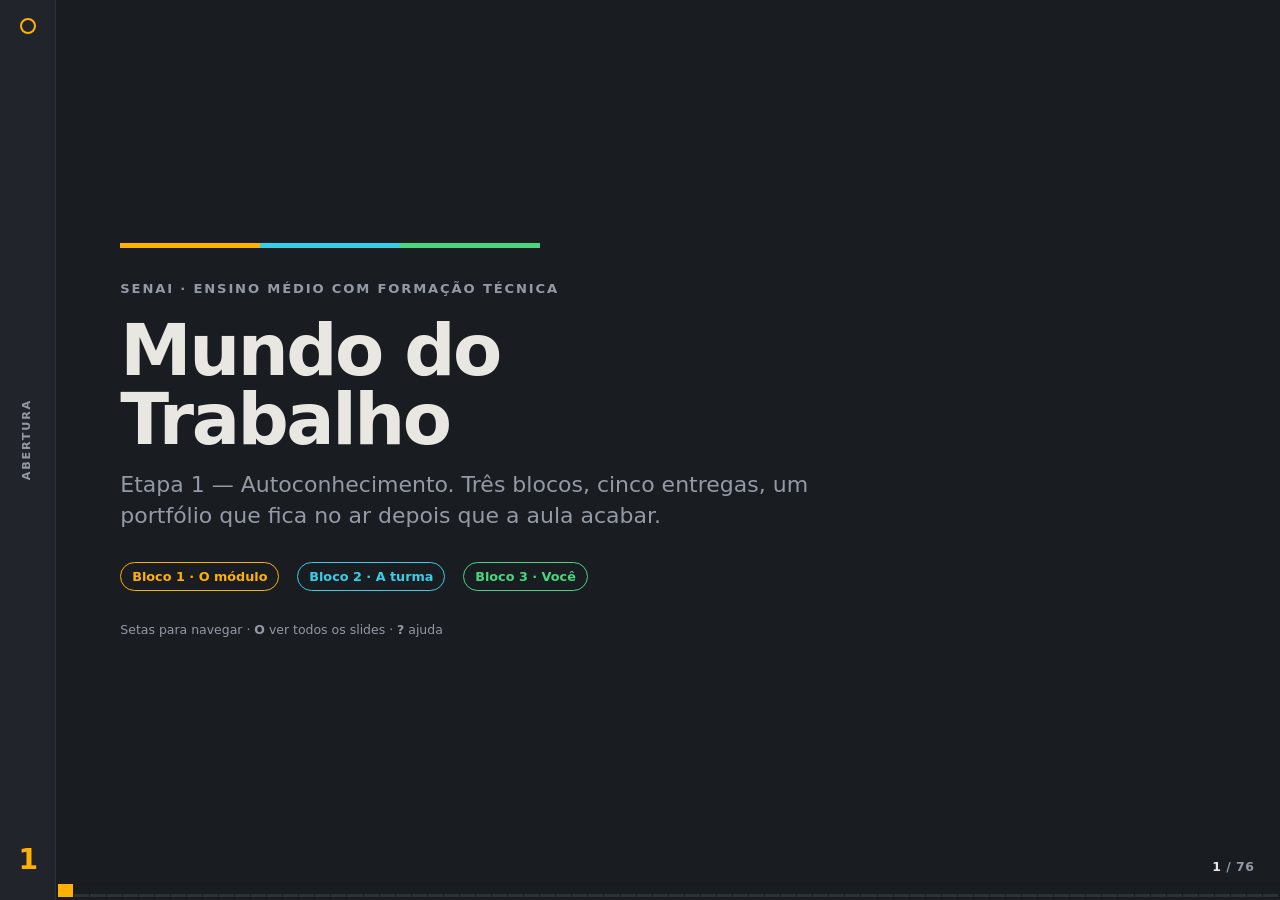
<file: index.html>
<!doctype html>
<html lang="pt-BR" data-theme="dark">
<head>
<meta charset="utf-8">
<meta name="viewport" content="width=device-width,initial-scale=1">
<title>Mundo do Trabalho — Etapa 1: Autoconhecimento</title>
<meta name="description" content="Apresentação da Etapa 1 do módulo Mundo do Trabalho, adaptada para a Geração Alpha.">
<link rel="stylesheet" href="assets/style.css?v=4">
</head>
<body>

<!-- ====================== CROMO ====================== -->
<aside class="rail" aria-hidden="true">
  <span class="rail__mark"></span>
  <span class="rail__name"></span>
  <span class="rail__num">1</span>
</aside>

<div class="ticks" role="navigation" aria-label="Progresso da apresentação"></div>
<div class="counter" aria-live="off"></div>

<main class="deck">

<!-- ============================================================ ABERTURA -->

<section class="slide slide--cover" data-block="1" data-blockname="ABERTURA" data-title="Capa">
  <div class="slide__body stack-loose">
    <div class="cover__rule"></div>
    <div class="stack">
      <p class="tagline">SENAI · ENSINO MÉDIO COM FORMAÇÃO TÉCNICA</p>
      <h1 class="display">Mundo do<br>Trabalho</h1>
      <p class="subtitle">Etapa 1 — Autoconhecimento. Três blocos, cinco entregas, um portfólio que fica no ar depois que a aula acabar.</p>
    </div>
    <div class="row">
      <span class="chip chip--sinal">Bloco 1 · O módulo</span>
      <span class="chip chip--digital">Bloco 2 · A turma</span>
      <span class="chip chip--voce">Bloco 3 · Você</span>
    </div>
    <p class="tiny">Setas para navegar · <b>O</b> ver todos os slides · <b>?</b> ajuda</p>
  </div>
</section>

<section class="slide" data-block="1" data-blockname="ABERTURA" data-title="Roteiro">
  <div class="slide__body stack-loose">
    <h2 class="title">O caminho até a entrega</h2>
    <div class="grid grid-3">
      <div class="panel panel--sinal stack-tight" data-reveal="1">
        <p class="tagline sinal">BLOCO 1</p>
        <p class="panel__head">Como o módulo funciona</p>
        <p class="small">As três etapas, o que se avalia, e por que seu portfólio vai ser um repositório no GitHub.</p>
      </div>
      <div class="panel panel--digital stack-tight" data-reveal="2">
        <p class="tagline digital">BLOCO 2</p>
        <p class="panel__head">Conhecendo a galera</p>
        <p class="small">Quem é a Geração Alpha, o glossário do módulo e as dinâmicas para a turma se conhecer.</p>
      </div>
      <div class="panel panel--voce stack-tight" data-reveal="3">
        <p class="tagline voce">BLOCO 3</p>
        <p class="panel__head">Autoconhecimento</p>
        <p class="small">As cinco atividades que valem 100 pontos e vão parar na sua landing page.</p>
      </div>
    </div>
    <p class="lead muted" data-reveal="4">No fim de tudo você vai ter um link seu, público, que responde a pergunta mais difícil de uma entrevista: <strong>quem é você?</strong></p>
  </div>
</section>

<!-- ============================================================ BLOCO 1 -->

<section class="slide slide--opener" data-block="1" data-blockname="MUNDO DO TRABALHO" data-title="▸ Abertura do Bloco 1">
  <span class="opener__num">1</span>
  <div class="slide__body stack">
    <div class="hazard"></div>
    <p class="tagline">BLOCO 1</p>
    <h2 class="display">Mundo do<br>Trabalho</h2>
    <p class="subtitle">O que é este módulo, como ele avalia você e onde o seu trabalho vai morar.</p>
  </div>
</section>

<section class="slide" data-block="1" data-blockname="MUNDO DO TRABALHO" data-title="PARTIU! O que é o módulo">
  <div class="slide__body stack-loose">
    <span class="marker">PARTIU!</span>
    <h2 class="title">200 horas para descobrir o que você quer fazer da vida</h2>
    <div class="grid grid--wide-left">
      <p class="lead">O Mundo do Trabalho abre todos os itinerários formativos do novo Ensino Médio. Ele funciona por <strong>desafios</strong>: em vez de decorar conteúdo, você produz coisas — e cada coisa produzida revela algo sobre você.</p>
      <div class="panel panel--sinal stack-tight">
        <p class="panel__head">O objetivo final</p>
        <p class="small">Construir um <strong>Projeto de Vida e Carreira</strong> baseado em quem você realmente é, não no que parece render mais.</p>
      </div>
    </div>
  </div>
  <p class="src">Livro do Estudante, p. 19</p>
</section>

<section class="slide" data-block="1" data-blockname="MUNDO DO TRABALHO" data-title="As três etapas">
  <div class="slide__body stack-loose">
    <h2 class="title">Três etapas, nesta ordem</h2>
    <div class="grid grid-3">
      <button class="flip" data-reveal="1">
        <span class="flip__inner"><span class="flip__face flip__face--front">
          <span class="tagline">ETAPA 1</span>
          <span class="flip__word">Autoconhecimento</span>
          <span class="flip__hint">Clique para ver os objetivos</span>
        </span><span class="flip__face flip__face--back">
          <span class="flip__text">Identificar interesses, sonhos e perspectivas · refletir sobre valores e crenças · reconhecer talentos e habilidades · entender sua singularidade.</span>
        </span></span>
      </button>
      <button class="flip flip--digital" data-reveal="2">
        <span class="flip__inner"><span class="flip__face flip__face--front">
          <span class="tagline">ETAPA 2</span>
          <span class="flip__word">Mundo do Trabalho</span>
          <span class="flip__hint">Clique para ver os objetivos</span>
        </span><span class="flip__face flip__face--back">
          <span class="flip__text">Informação profissional · desenvolvimento das competências exigidas de quem vai trabalhar nos próximos 40 anos.</span>
        </span></span>
      </button>
      <button class="flip flip--voce" data-reveal="3">
        <span class="flip__inner"><span class="flip__face flip__face--front">
          <span class="tagline">ETAPA 3</span>
          <span class="flip__word">Projeto de Vida e Carreira</span>
          <span class="flip__hint">Clique para ver os objetivos</span>
        </span><span class="flip__face flip__face--back">
          <span class="flip__text">Transformar interesses, talentos e potencialidades em um plano concreto — com itinerário, prazo e primeiro passo.</span>
        </span></span>
      </button>
    </div>
    <p class="lead muted" data-reveal="4">Você está começando a Etapa 1 hoje.</p>
  </div>
  <p class="src">Livro do Estudante, p. 19–21</p>
</section>

<section class="slide" data-block="1" data-blockname="MUNDO DO TRABALHO" data-title="Etapa 1 — objetivos">
  <div class="slide__body stack-loose">
    <span class="marker">SE LIGA!</span>
    <h2 class="title">O que a Etapa 1 quer de você</h2>
    <ul class="list">
      <li data-reveal="1">Identificar seus interesses, sonhos, desejos e perspectivas de futuro</li>
      <li data-reveal="2">Refletir sobre os valores e crenças que você carrega — inclusive os que você nunca escolheu</li>
      <li data-reveal="3">Reconhecer talentos, habilidades e inclinações profissionais</li>
      <li data-reveal="4">Melhorar sua relação consigo mesmo e com os outros</li>
      <li data-reveal="5">Entender que você é singular — e que isso importa na hora de escolher um caminho</li>
    </ul>
    <p class="lead voce" data-reveal="6">Dedique tempo a se conhecer. As profissões mudam o tempo todo; você é a única constante do seu projeto.</p>
  </div>
  <p class="src">Livro do Estudante, p. 19</p>
</section>

<section class="slide" data-block="1" data-blockname="MUNDO DO TRABALHO" data-title="Etapa 2 — objetivos">
  <div class="slide__body stack-loose">
    <h2 class="title">O que vem na Etapa 2</h2>
    <div class="grid grid--asym">
      <ul class="list list--digital">
        <li data-reveal="1">Informação profissional: o que cada profissão realmente faz no dia a dia</li>
        <li data-reveal="2">Desenvolvimento das competências que o mercado vai exigir de você</li>
      </ul>
      <div class="panel panel--digital stack-tight" data-reveal="3">
        <p class="panel__head">Por que isso existe</p>
        <p class="small">Ninguém escolhe bem o que não conhece. A maioria das pessoas conhece umas 20 profissões — existem milhares. A Etapa 2 amplia esse repertório antes de você decidir.</p>
      </div>
    </div>
  </div>
  <p class="src">Livro do Estudante, p. 20</p>
</section>

<section class="slide" data-block="1" data-blockname="MUNDO DO TRABALHO" data-title="Etapa 3 — objetivos">
  <div class="slide__body stack-loose">
    <h2 class="title">E na Etapa 3 você monta o plano</h2>
    <p class="lead" data-reveal="1">Você vai transformar seus interesses, talentos, desejos e potencialidades em um <strong>itinerário formativo</strong>: o que estudar, em que ordem, até onde ir.</p>
    <div class="panel panel--voce stack-tight" data-reveal="2">
      <p class="panel__head">Um aviso honesto</p>
      <p class="lead">Esse plano vai mudar. Provavelmente várias vezes. Isso não é falha do plano — é a função dele. Ele serve como ponto de partida e como registro do que você pensava quando começou.</p>
    </div>
  </div>
  <p class="src">Livro do Estudante, p. 21–22</p>
</section>

<section class="slide" data-block="1" data-blockname="MUNDO DO TRABALHO" data-title="O trabalho muda enquanto você estuda">
  <div class="slide__body stack-loose">
    <h2 class="title">O trabalho vai mudar enquanto você estuda</h2>
    <div class="grid grid-3">
      <div class="panel stack-tight" data-reveal="1">
        <p class="panel__head sinal">Profissões que somem</p>
        <p class="small">Tarefas repetitivas e previsíveis são as primeiras a serem automatizadas. Caixa de banco, digitador, operador de telemarketing.</p>
      </div>
      <div class="panel stack-tight" data-reveal="2">
        <p class="panel__head digital">Profissões que mudam de pele</p>
        <p class="small">Continuam existindo, mas com outras ferramentas. Um projetista hoje não desenha como desenhava há dez anos; um radiologista trabalha com IA lendo exames junto.</p>
      </div>
      <div class="panel stack-tight" data-reveal="3">
        <p class="panel__head voce">Profissões que nascem</p>
        <p class="small">Engenheiro de prompt, especialista em ética de IA, técnico em manutenção de drones, gestor de comunidade. Nenhuma existia quando seus pais escolheram carreira.</p>
      </div>
    </div>
    <p class="lead" data-reveal="4">Por isso a pergunta deste módulo não é <em>"que profissão você quer?"</em>. É <strong>"que tipo de problema você gosta de resolver?"</strong> — essa resposta sobrevive às mudanças.</p>
  </div>
  <p class="src">Livro do Estudante, p. 21 · exemplos atualizados</p>
</section>

<section class="slide" data-block="1" data-blockname="MUNDO DO TRABALHO" data-title="DEMORÔ! e BORA LÁ!">
  <div class="slide__body stack-loose">
    <h2 class="title">Como cada etapa funciona na prática</h2>
    <div class="grid grid-2">
      <div class="panel panel--sinal stack" data-reveal="1">
        <span class="marker">DEMORÔ!</span>
        <p class="panel__head">Abre a etapa com uma situação desafiadora</p>
        <p class="small">É o problema que você precisa resolver até o fim da etapa. Tudo o que vem depois serve para chegar lá.</p>
      </div>
      <div class="panel panel--sinal stack" data-reveal="2">
        <span class="marker">BORA LÁ!</span>
        <p class="panel__head">Cada estratégia para chegar lá</p>
        <p class="small">São as atividades. Cada uma produz um resultado concreto — e todo resultado entra no portfólio.</p>
      </div>
    </div>
    <p class="lead muted" data-reveal="3">Nada aqui é atividade solta. Tudo aponta para a mesma entrega.</p>
  </div>
  <p class="src">Livro do Estudante, p. 22</p>
</section>

<section class="slide" data-block="1" data-blockname="MUNDO DO TRABALHO" data-title="Capacidades socioemocionais">
  <div class="slide__body stack-loose">
    <h2 class="title">Três capacidades avaliadas o módulo inteiro</h2>
    <div class="grid grid-3">
      <button class="flip">
        <span class="flip__inner"><span class="flip__face flip__face--front">
          <span class="flip__word">Autonomia</span>
          <span class="flip__hint">Clique para a definição</span>
        </span><span class="flip__face flip__face--back">
          <span class="flip__text">Tomar as próprias decisões, fazer escolhas e agir com independência. É a capacidade de gerir a própria vida com os próprios meios e princípios.</span>
        </span></span>
      </button>
      <button class="flip flip--digital">
        <span class="flip__inner"><span class="flip__face flip__face--front">
          <span class="flip__word">Trabalho em equipe</span>
          <span class="flip__hint">Clique para a definição</span>
        </span><span class="flip__face flip__face--back">
          <span class="flip__text">Manter relações que funcionam: compartilhar informação, trabalhar em parceria, dar e receber feedback, e puxar os outros para a decisão em vez de decidir sozinho.</span>
        </span></span>
      </button>
      <button class="flip flip--voce">
        <span class="flip__inner"><span class="flip__face flip__face--front">
          <span class="flip__word">Resolução de problemas</span>
          <span class="flip__hint">Clique para a definição</span>
        </span><span class="flip__face flip__face--back">
          <span class="flip__text">Executar um trabalho complexo e não rotineiro, para o qual ainda não existe solução conhecida. Ou seja: lidar com o que ninguém te ensinou.</span>
        </span></span>
      </button>
    </div>
    <p class="lead muted">Estas três são, hoje, o que uma máquina ainda não faz por você.</p>
  </div>
  <p class="src">Livro do Estudante, p. 22–23 (Quadro 4)</p>
</section>

<section class="slide" data-block="1" data-blockname="MUNDO DO TRABALHO" data-title="Como você é avaliado">
  <div class="slide__body stack-loose">
    <h2 class="title">Quem avalia o quê</h2>
    <ul class="list">
      <li data-reveal="1"><strong>Você avalia você.</strong> Autoavaliação com base em critérios e rubricas — não em achismo</li>
      <li data-reveal="2"><strong>A equipe avalia a equipe.</strong> Feita em conjunto, com todos presentes</li>
      <li data-reveal="3"><strong>Você avalia os resultados.</strong> Avaliação crítica e individual do que foi produzido</li>
      <li data-reveal="4"><strong>O docente avalia desempenho e resultado.</strong> Usando as três avaliações acima e o seu portfólio</li>
    </ul>
    <p class="lead" data-reveal="5">Repare que <strong>três das quatro avaliações são suas</strong>. Isso é a capacidade "autonomia" sendo treinada na prática.</p>
  </div>
  <p class="src">Livro do Estudante, p. 23</p>
</section>

<section class="slide" data-block="1" data-blockname="MUNDO DO TRABALHO" data-title="O que é portfólio">
  <div class="slide__body stack-loose">
    <h2 class="title">O que é um portfólio</h2>
    <div class="panel panel--sinal">
      <p class="lead">A compilação de <strong>todos</strong> os trabalhos que você realizou: resultados concretizados, registros de visita, resumos, projetos, desenhos, fotos, áudios, vídeos, relatórios e anotações. Pode incluir também ensaios autorreflexivos — textos em que você discute como a experiência mudou a sua vida.</p>
    </div>
    <p class="lead" data-reveal="1">O portfólio não é a pasta onde você guarda o que já fez. É o instrumento que te obriga a <strong>olhar para o que você fez e avaliar</strong>.</p>
  </div>
  <p class="src">Livro do Estudante, p. 24</p>
</section>

<section class="slide" data-block="1" data-blockname="MUNDO DO TRABALHO" data-title="★ Seu portfólio é um repositório GitHub">
  <div class="slide__body stack-loose">
    <span class="marker marker--digital">SE LIGA!</span>
    <h2 class="display">Seu portfólio vai ser<br>um repositório do GitHub</h2>
    <div class="code" style="border-left-color:var(--voce)">portfolio</div>
    <p class="lead">O livro diz que o portfólio pode ser físico ou digital. Nesta turma ele é digital, público e versionado — porque é assim que o trabalho técnico circula no mundo real.</p>
  </div>
  <p class="src">Livro do Estudante, p. 24 · formato definido pela turma</p>
</section>

<section class="slide" data-block="1" data-blockname="MUNDO DO TRABALHO" data-title="Por que GitHub">
  <div class="slide__body stack-loose">
    <h2 class="title">Por que GitHub e não uma pasta no Drive</h2>
    <div class="grid grid-2">
      <div class="panel panel--digital stack-tight" data-reveal="1">
        <p class="panel__head">Tem endereço próprio</p>
        <p class="small">Um link que você manda numa entrevista, numa inscrição de estágio, num processo seletivo. Pasta compartilhada não impressiona ninguém.</p>
      </div>
      <div class="panel panel--digital stack-tight" data-reveal="2">
        <p class="panel__head">Guarda o histórico</p>
        <p class="small">Cada commit tem data. No fim do módulo dá para ver a sua evolução, não só o resultado final. Isso é prova de percurso.</p>
      </div>
      <div class="panel panel--digital stack-tight" data-reveal="3">
        <p class="panel__head">É onde o trabalho técnico vive</p>
        <p class="small">Você está num curso técnico. Aprender a versionar e publicar não é extra — é a ferramenta básica da área.</p>
      </div>
      <div class="panel panel--digital stack-tight" data-reveal="4">
        <p class="panel__head">Não some</p>
        <p class="small">Gratuito, público e fora do seu computador. Se o notebook morrer na semana da entrega, o portfólio continua lá.</p>
      </div>
    </div>
  </div>
</section>

<section class="slide" data-block="1" data-blockname="MUNDO DO TRABALHO" data-title="Criando o repositório">
  <div class="slide__body stack-loose">
    <span class="marker marker--digital">BORA LÁ!</span>
    <h2 class="title">Criando o repositório</h2>
    <ul class="list list--steps">
      <li data-reveal="1">Crie sua conta em <strong>github.com</strong> — use um nome de usuário que você não tenha vergonha de mostrar daqui a cinco anos</li>
      <li data-reveal="2">Clique em <strong>New repository</strong></li>
      <li data-reveal="3">Nome do repositório: <code class="digital">portfolio</code> — exatamente assim, tudo minúsculo e sem acento</li>
      <li data-reveal="4">Marque <strong>Public</strong>. Portfólio privado não é portfólio</li>
      <li data-reveal="5">Marque <strong>Add a README file</strong> e clique em <strong>Create repository</strong></li>
    </ul>
  </div>
</section>

<section class="slide" data-block="1" data-blockname="MUNDO DO TRABALHO" data-title="A estrutura de pastas">
  <div class="slide__body stack-loose">
    <h2 class="title">A estrutura que o repositório vai ter</h2>
    <div class="code">portfolio/
<span class="c-key">├── index.html</span>              <span class="c-dim">sua landing page</span>
<span class="c-key">├── README.md</span>               <span class="c-dim">índice das entregas</span>
├── 02-capa-do-album/
│   ├── capa.png
│   ├── tracklist.md
│   └── <span class="c-key">PROCESSO.md</span>
├── 03-dashboard/
├── 04-arvore-profissoes/
└── 05-ancoras-manifesto/</div>
    <p class="lead muted">Uma pasta por entrega. Sempre o mesmo padrão. Quem abre o seu repositório entende em cinco segundos onde está cada coisa.</p>
  </div>
</section>

<section class="slide" data-block="1" data-blockname="MUNDO DO TRABALHO" data-title="O que é vibe coding">
  <div class="slide__body stack-loose">
    <h2 class="title">Vibe coding</h2>
    <div class="grid grid--wide-left">
      <div class="stack">
        <p class="lead">Você descreve em português o que quer, a IA escreve o código, você testa, não gosta de uma parte, pede para mudar. Repete até ficar bom.</p>
        <p class="lead"><strong>Quem decide ainda é você.</strong> A IA não sabe quem você é, que cor você gosta, o que você quer mostrar primeiro. Ela só escreve rápido.</p>
      </div>
      <div class="panel panel--digital stack-tight">
        <p class="panel__head">Ferramentas</p>
        <p class="small">ChatGPT · Gemini · Copilot · v0. Qualquer uma serve. O que muda o resultado é a qualidade do que você pede.</p>
      </div>
    </div>
    <div class="panel panel--sinal" data-reveal="1">
      <p class="lead">Regra da turma: <strong>você precisa entender cada parte do código que publicar</strong>. Se não entendeu, pergunte à IA o que aquilo faz antes de aceitar. Publicar o que você não entende é colar, não é vibe coding.</p>
    </div>
  </div>
</section>

<section class="slide" data-block="1" data-blockname="MUNDO DO TRABALHO" data-title="★ O prompt da landing page">
  <div class="slide__body stack" data-tabs>
    <span class="marker marker--digital">BORA LÁ!</span>
    <h2 class="title">O prompt da sua landing page</h2>
    <p class="lead">Não é um texto pronto, é um <strong>cardápio</strong>. Na parte 1 você preenche, na parte 3 você apaga as opções que não quiser e deixa só uma em cada item. As partes 2 e 4 ficam como estão.</p>
    <div class="tabs">
      <button class="tab is-active">1 · Quem eu sou</button>
      <button class="tab">2 · Estrutura</button>
      <button class="tab">3 · Estilo</button>
      <button class="tab">4 · Regras</button>
    </div>
    <div class="tabpane is-active"><div class="code">Crie uma landing page de portfólio pessoal em um ÚNICO arquivo index.html
(HTML, CSS e JavaScript juntos).

════════════════════════════════════════
PARTE 1 — QUEM EU SOU (preencha tudo com as SUAS palavras)
════════════════════════════════════════
- Nome (como quero aparecer): [PREENCHA]
- Apelido ou nome artístico (opcional): [PREENCHA]
- Idade e cidade: [PREENCHA]
- Curso técnico: [PREENCHA]
- Frase curta que me resume (máx. 12 palavras): [PREENCHA]
- Três coisas que me definem: [PREENCHA]
- O que eu quero fazer no futuro: [PREENCHA]
- Um hobby ou interesse que pouca gente sabe: [PREENCHA]
- Um detalhe que só existe na MINHA página (ex.: meu time, meu jogo favorito,
  uma música, um objeto, meu bairro): [PREENCHA]
- Texto do "Sobre mim" (escreva você, 2 parágrafos curtos): [PREENCHA]
- Meu GitHub: [PREENCHA]   Contato (e-mail ou Instagram): [PREENCHA]</div></div>
    <div class="tabpane"><div class="code">════════════════════════════════════════
PARTE 2 — ESTRUTURA DA PÁGINA
════════════════════════════════════════
1. Topo (hero) com meu nome grande, minha frase e uma foto ou avatar
2. Seção "Sobre mim" com os 2 parágrafos acima
3. Seção "Minhas entregas" com 5 cards: Capa do Meu Álbum, Dashboard Quem Sou Eu,
   Árvore das Profissões 2.0, Âncoras de Carreira e Manifesto.
   Cada card tem: número da entrega, título, data, uma linha sobre o que aprendi,
   link para a pasta no GitHub e um selo de status ("Concluída" ou "Em breve").
   Cards "Em breve" ficam com aparência apagada e sem link.
4. Seção "Manifesto" com espaço para um texto de 400 a 600 palavras
   (por enquanto use [MANIFESTO AQUI])
5. Rodapé com contato e link do GitHub</div></div>
    <div class="tabpane"><div class="code">════════════════════════════════════════
PARTE 3 — ESTILO (APAGUE as opções que não quiser e deixe SÓ UMA em cada item)
════════════════════════════════════════

▸ CLIMA GERAL DA PÁGINA
- Tecnológico e moderno
- Aconchegante e acolhedor
- Divertido e colorido
- Minimalista e elegante
- Gamer / futurista
- Artístico e ousado
- Retrô (anos 80/90)

▸ PALETA DE CORES (fundo / texto / primária / secundária / destaque)
- Café com Leite (terroso, calmo): #F5EFE6 / #2B211A / #8B5E3C / #C9A27E / #D9481C
- Neon Noturno (escuro, gamer): #0D0F1A / #E6E8F2 / #00E5FF / #7C3AED / #FF2E88
- Mata Mineira (natureza, tranquilo): #F1F4EE / #1E2A20 / #2F6B3F / #A7C4A0 / #E0A526
- Oficina (industrial, técnico): #1C1C1C / #EDEDED / #F5B700 / #5A5A5A / #FF5A1F
- Papel e Caneta (limpo, sério): #FFFFFF / #111111 / #1D3FBB / #E8E8E8 / #E63946
- Pôr do Sol Retrô (quente, anos 80): #2A1B3D / #FFF4E0 / #FF7A59 / #FFC857 / #44D9E8
- Algodão Doce (pastel, leve): #FFF8FB / #2E2A3A / #B983FF / #FFD6E8 / #3BB273
- Minha própria: fundo [ ] texto [ ] primária [ ] secundária [ ] destaque [ ]

▸ FONTES (títulos + texto, do Google Fonts)
- Space Grotesk + Inter (tecnológico, limpo)
- Playfair Display + Source Sans 3 (elegante, estilo revista)
- Bebas Neue + Roboto (impacto, estilo pôster)
- Silkscreen + IBM Plex Sans (pixel art nos títulos, jogo antigo)
- JetBrains Mono + IBM Plex Sans (cara de programador/terminal)
- Fraunces + Nunito (arredondado, acolhedor)
- Syne + DM Sans (artístico, diferente)
- Caveat + Nunito (títulos que parecem escritos à mão)

▸ LAYOUT DO TOPO
- Centralizado: foto em cima, nome e frase embaixo
- Dividido: texto à esquerda, foto à direita
- Tela cheia: nome GIGANTE ocupando a tela, foto pequena
- Estilo cartão de visita: tudo dentro de um cartão no meio da tela

▸ FORMATO DA FOTO/AVATAR
- Círculo
- Forma orgânica (tipo gota/bolha)
- Hexágono
- Polaroid levemente inclinada
- Quadrado com sombra dura deslocada

▸ ELEMENTO INTERATIVO PRINCIPAL (fica no topo)
- Efeito máquina de escrever que alterna palavras sobre mim
- Luz que segue o mouse (no celular, segue o toque)
- Partículas ligadas por linhas que reagem ao mouse (constelação)
- Terminal falso que "digita" comandos e mostra informações sobre mim
- Foto que inclina em 3D quando passo o mouse
- Nome que aparece "embaralhado" e vai se decifrando letra por letra
- Interruptor de luz: a página começa escura e acende ao clicar
- Disco de vinil girando atrás da minha foto (conecta com a Capa do Álbum)
- Fundo com gradiente que se move devagar

▸ FUNDO DA PÁGINA
- Cor sólida
- Papel quadriculado (linhas finas)
- Pontilhado
- Textura granulada (ruído leve)
- Manchas de cor desfocadas
- Trilhas de placa de circuito bem sutis

▸ ESTILO DOS CARDS DAS ENTREGAS
- Vidro fosco (transparente com desfoque)
- Brutalista (borda grossa preta + sombra dura, sem desfoque)
- Polaroid (moldura branca com legenda embaixo)
- Capa de disco (o card é quadrado e um vinil "sai" dele no hover)
- Vira-card (frente com título, verso com detalhes ao clicar)
- Ingresso de show (bordas recortadas e picote)
- Janela de terminal (barrinha com 3 bolinhas no topo)
- Pasta de arquivo (com aba em cima)
- Post-it colado com fita

▸ DISPOSIÇÃO DOS CARDS
- Grade (2 ou 3 por linha)
- Linha do tempo vertical (um embaixo do outro, com linha ligando)
- Carrossel horizontal (arrastar para o lado)
- Mosaico (tamanhos diferentes, estilo painel)

▸ EFEITO AO PASSAR O MOUSE NO CARD
- Sobe um pouco e a sombra aumenta
- Inclina em 3D
- Borda colorida que gira em volta
- Um brilho atravessa o card
- Cores se invertem
- Zoom leve na imagem

▸ ANIMAÇÃO AO ROLAR A PÁGINA (como as seções aparecem)
- Surgem de baixo para cima suavemente
- Entram alternando pela esquerda e pela direita
- Começam borradas e ficam nítidas
- Cortina que se abre revelando o conteúdo
- Aparecem em sequência, um card de cada vez
- Nenhuma (tudo já aparece parado)

▸ DIVISÓRIA ENTRE SEÇÕES
- Linha fina
- Onda
- Corte diagonal
- Zigue-zague
- Nenhuma, só espaço

▸ MENU DE NAVEGAÇÃO
- Barra fixa no topo
- Pílula flutuante embaixo da tela (estilo aplicativo)
- Bolinhas na lateral indicando a seção atual
- Menu hambúrguer que abre em tela cheia
- Sem menu, só botão "voltar ao topo"

▸ ESTILO DOS BOTÕES/LINKS
- Pílula arredondada
- Quadrado com sombra dura
- Contorno que se preenche no hover
- Texto com sublinhado animado

▸ TEMA CLARO/ESCURO
- Botão para alternar
- Segue o tema do celular/computador
- Só claro
- Só escuro

▸ SEÇÃO DO MANIFESTO
- Coluna estreita estilo artigo, com a primeira letra gigante
- Com uma frase de destaque em tamanho grande no meio
- Recolhido com botão "Ler manifesto completo"
- Fundo com a cor primária e texto invertido

▸ DETALHE EXTRA (microinteração)
- Barra de progresso de leitura no topo
- Cursor personalizado
- Confete ao clicar no meu nome
- Easter egg secreto (sequência de teclas que muda algo na página)
- Contador "você está aqui há X segundos"
- Nenhum

▸ TOM DOS TEXTOS DA INTERFACE (títulos de seção, botões)
- Formal
- Descontraído
- Bem-humorado
- Poético</div></div>
    <div class="tabpane"><div class="code">════════════════════════════════════════
PARTE 4 — REGRAS (NÃO APAGUE)
════════════════════════════════════════
- NÃO invente nada sobre mim: nada de números, depoimentos, prêmios,
  barras de "90% em Python" ou habilidades que eu não listei.
  Se faltar texto, escreva [PREENCHER] no lugar.
- NÃO use frases prontas como "apaixonado por tecnologia",
  "transformando ideias em realidade" ou "Olá, mundo!".
  Use as minhas palavras da Parte 1.
- Use EXATAMENTE a paleta e as fontes que escolhi. Declare as cores como
  variáveis CSS no :root.
- Nada de gradiente roxo/azul ou emojis espalhados, a não ser que eu tenha escolhido.
- O "detalhe que só existe na minha página" precisa aparecer de forma visível.
- Animações suaves (entre 0,3 s e 0,8 s) e desligadas para quem ativou
  "reduzir movimento" (prefers-reduced-motion).
- Contraste bom para leitura (mínimo WCAG AA).
- Precisa funcionar bem no celular (teste mental em 360 px de largura).
- HTML semântico (header, main, section, footer) e texto alternativo nas imagens.
- Comente o código em português, explicando o que cada bloco faz,
  porque eu preciso entender tudo o que vou publicar.
- No fim da resposta, liste o que eu ainda preciso trocar
  (foto, links, textos marcados com [PREENCHER]).</div></div>
    <div class="copyrow">
      <button class="btn btn--digital" data-copy="prompt-landing">Copiar prompt inteiro</button>
      <span class="copyrow__ok">Copiado</span>
      <span class="tiny">Copia as quatro partes de uma vez. Prompt genérico gera página genérica.</span>
    </div>
    <div id="prompt-landing" hidden>Crie uma landing page de portfólio pessoal em um ÚNICO arquivo index.html
(HTML, CSS e JavaScript juntos).

════════════════════════════════════════
PARTE 1 — QUEM EU SOU (preencha tudo com as SUAS palavras)
════════════════════════════════════════
- Nome (como quero aparecer): [PREENCHA]
- Apelido ou nome artístico (opcional): [PREENCHA]
- Idade e cidade: [PREENCHA]
- Curso técnico: [PREENCHA]
- Frase curta que me resume (máx. 12 palavras): [PREENCHA]
- Três coisas que me definem: [PREENCHA]
- O que eu quero fazer no futuro: [PREENCHA]
- Um hobby ou interesse que pouca gente sabe: [PREENCHA]
- Um detalhe que só existe na MINHA página (ex.: meu time, meu jogo favorito,
  uma música, um objeto, meu bairro): [PREENCHA]
- Texto do "Sobre mim" (escreva você, 2 parágrafos curtos): [PREENCHA]
- Meu GitHub: [PREENCHA]   Contato (e-mail ou Instagram): [PREENCHA]

════════════════════════════════════════
PARTE 2 — ESTRUTURA DA PÁGINA
════════════════════════════════════════
1. Topo (hero) com meu nome grande, minha frase e uma foto ou avatar
2. Seção "Sobre mim" com os 2 parágrafos acima
3. Seção "Minhas entregas" com 5 cards: Capa do Meu Álbum, Dashboard Quem Sou Eu,
   Árvore das Profissões 2.0, Âncoras de Carreira e Manifesto.
   Cada card tem: número da entrega, título, data, uma linha sobre o que aprendi,
   link para a pasta no GitHub e um selo de status ("Concluída" ou "Em breve").
   Cards "Em breve" ficam com aparência apagada e sem link.
4. Seção "Manifesto" com espaço para um texto de 400 a 600 palavras
   (por enquanto use [MANIFESTO AQUI])
5. Rodapé com contato e link do GitHub

════════════════════════════════════════
PARTE 3 — ESTILO (APAGUE as opções que não quiser e deixe SÓ UMA em cada item)
════════════════════════════════════════

▸ CLIMA GERAL DA PÁGINA
- Tecnológico e moderno
- Aconchegante e acolhedor
- Divertido e colorido
- Minimalista e elegante
- Gamer / futurista
- Artístico e ousado
- Retrô (anos 80/90)

▸ PALETA DE CORES (fundo / texto / primária / secundária / destaque)
- Café com Leite (terroso, calmo): #F5EFE6 / #2B211A / #8B5E3C / #C9A27E / #D9481C
- Neon Noturno (escuro, gamer): #0D0F1A / #E6E8F2 / #00E5FF / #7C3AED / #FF2E88
- Mata Mineira (natureza, tranquilo): #F1F4EE / #1E2A20 / #2F6B3F / #A7C4A0 / #E0A526
- Oficina (industrial, técnico): #1C1C1C / #EDEDED / #F5B700 / #5A5A5A / #FF5A1F
- Papel e Caneta (limpo, sério): #FFFFFF / #111111 / #1D3FBB / #E8E8E8 / #E63946
- Pôr do Sol Retrô (quente, anos 80): #2A1B3D / #FFF4E0 / #FF7A59 / #FFC857 / #44D9E8
- Algodão Doce (pastel, leve): #FFF8FB / #2E2A3A / #B983FF / #FFD6E8 / #3BB273
- Minha própria: fundo [ ] texto [ ] primária [ ] secundária [ ] destaque [ ]

▸ FONTES (títulos + texto, do Google Fonts)
- Space Grotesk + Inter (tecnológico, limpo)
- Playfair Display + Source Sans 3 (elegante, estilo revista)
- Bebas Neue + Roboto (impacto, estilo pôster)
- Silkscreen + IBM Plex Sans (pixel art nos títulos, jogo antigo)
- JetBrains Mono + IBM Plex Sans (cara de programador/terminal)
- Fraunces + Nunito (arredondado, acolhedor)
- Syne + DM Sans (artístico, diferente)
- Caveat + Nunito (títulos que parecem escritos à mão)

▸ LAYOUT DO TOPO
- Centralizado: foto em cima, nome e frase embaixo
- Dividido: texto à esquerda, foto à direita
- Tela cheia: nome GIGANTE ocupando a tela, foto pequena
- Estilo cartão de visita: tudo dentro de um cartão no meio da tela

▸ FORMATO DA FOTO/AVATAR
- Círculo
- Forma orgânica (tipo gota/bolha)
- Hexágono
- Polaroid levemente inclinada
- Quadrado com sombra dura deslocada

▸ ELEMENTO INTERATIVO PRINCIPAL (fica no topo)
- Efeito máquina de escrever que alterna palavras sobre mim
- Luz que segue o mouse (no celular, segue o toque)
- Partículas ligadas por linhas que reagem ao mouse (constelação)
- Terminal falso que "digita" comandos e mostra informações sobre mim
- Foto que inclina em 3D quando passo o mouse
- Nome que aparece "embaralhado" e vai se decifrando letra por letra
- Interruptor de luz: a página começa escura e acende ao clicar
- Disco de vinil girando atrás da minha foto (conecta com a Capa do Álbum)
- Fundo com gradiente que se move devagar

▸ FUNDO DA PÁGINA
- Cor sólida
- Papel quadriculado (linhas finas)
- Pontilhado
- Textura granulada (ruído leve)
- Manchas de cor desfocadas
- Trilhas de placa de circuito bem sutis

▸ ESTILO DOS CARDS DAS ENTREGAS
- Vidro fosco (transparente com desfoque)
- Brutalista (borda grossa preta + sombra dura, sem desfoque)
- Polaroid (moldura branca com legenda embaixo)
- Capa de disco (o card é quadrado e um vinil "sai" dele no hover)
- Vira-card (frente com título, verso com detalhes ao clicar)
- Ingresso de show (bordas recortadas e picote)
- Janela de terminal (barrinha com 3 bolinhas no topo)
- Pasta de arquivo (com aba em cima)
- Post-it colado com fita

▸ DISPOSIÇÃO DOS CARDS
- Grade (2 ou 3 por linha)
- Linha do tempo vertical (um embaixo do outro, com linha ligando)
- Carrossel horizontal (arrastar para o lado)
- Mosaico (tamanhos diferentes, estilo painel)

▸ EFEITO AO PASSAR O MOUSE NO CARD
- Sobe um pouco e a sombra aumenta
- Inclina em 3D
- Borda colorida que gira em volta
- Um brilho atravessa o card
- Cores se invertem
- Zoom leve na imagem

▸ ANIMAÇÃO AO ROLAR A PÁGINA (como as seções aparecem)
- Surgem de baixo para cima suavemente
- Entram alternando pela esquerda e pela direita
- Começam borradas e ficam nítidas
- Cortina que se abre revelando o conteúdo
- Aparecem em sequência, um card de cada vez
- Nenhuma (tudo já aparece parado)

▸ DIVISÓRIA ENTRE SEÇÕES
- Linha fina
- Onda
- Corte diagonal
- Zigue-zague
- Nenhuma, só espaço

▸ MENU DE NAVEGAÇÃO
- Barra fixa no topo
- Pílula flutuante embaixo da tela (estilo aplicativo)
- Bolinhas na lateral indicando a seção atual
- Menu hambúrguer que abre em tela cheia
- Sem menu, só botão "voltar ao topo"

▸ ESTILO DOS BOTÕES/LINKS
- Pílula arredondada
- Quadrado com sombra dura
- Contorno que se preenche no hover
- Texto com sublinhado animado

▸ TEMA CLARO/ESCURO
- Botão para alternar
- Segue o tema do celular/computador
- Só claro
- Só escuro

▸ SEÇÃO DO MANIFESTO
- Coluna estreita estilo artigo, com a primeira letra gigante
- Com uma frase de destaque em tamanho grande no meio
- Recolhido com botão "Ler manifesto completo"
- Fundo com a cor primária e texto invertido

▸ DETALHE EXTRA (microinteração)
- Barra de progresso de leitura no topo
- Cursor personalizado
- Confete ao clicar no meu nome
- Easter egg secreto (sequência de teclas que muda algo na página)
- Contador "você está aqui há X segundos"
- Nenhum

▸ TOM DOS TEXTOS DA INTERFACE (títulos de seção, botões)
- Formal
- Descontraído
- Bem-humorado
- Poético

════════════════════════════════════════
PARTE 4 — REGRAS (NÃO APAGUE)
════════════════════════════════════════
- NÃO invente nada sobre mim: nada de números, depoimentos, prêmios,
  barras de "90% em Python" ou habilidades que eu não listei.
  Se faltar texto, escreva [PREENCHER] no lugar.
- NÃO use frases prontas como "apaixonado por tecnologia",
  "transformando ideias em realidade" ou "Olá, mundo!".
  Use as minhas palavras da Parte 1.
- Use EXATAMENTE a paleta e as fontes que escolhi. Declare as cores como
  variáveis CSS no :root.
- Nada de gradiente roxo/azul ou emojis espalhados, a não ser que eu tenha escolhido.
- O "detalhe que só existe na minha página" precisa aparecer de forma visível.
- Animações suaves (entre 0,3 s e 0,8 s) e desligadas para quem ativou
  "reduzir movimento" (prefers-reduced-motion).
- Contraste bom para leitura (mínimo WCAG AA).
- Precisa funcionar bem no celular (teste mental em 360 px de largura).
- HTML semântico (header, main, section, footer) e texto alternativo nas imagens.
- Comente o código em português, explicando o que cada bloco faz,
  porque eu preciso entender tudo o que vou publicar.
- No fim da resposta, liste o que eu ainda preciso trocar
  (foto, links, textos marcados com [PREENCHER]).</div>
  </div>
</section>

<section class="slide" data-block="1" data-blockname="MUNDO DO TRABALHO" data-title="★ O mesmo prompt, duas IAs">
  <div class="slide__body stack">
    <h2 class="title">O mesmo prompt, duas IAs</h2>
    <p class="lead">Um estudante preencheu o cardápio <strong>uma vez só</strong> e mandou o texto idêntico para duas IAs. As duas abrem com a luz apagada: <strong>clique no interruptor dentro da prévia</strong>.</p>
    <div class="grid grid-2">
      <div class="preview">
        <p class="panel__head">Saída A</p>
        <iframe class="preview__frame" src="exemplos/portfolio-claude.html" title="Página de exemplo gerada pela primeira IA" loading="lazy"></iframe>
        <a class="btn btn--digital" href="exemplos/portfolio-claude.html" target="_blank" rel="noopener">Abrir em tela cheia</a>
      </div>
      <div class="preview">
        <p class="panel__head">Saída B</p>
        <iframe class="preview__frame" src="exemplos/portfolio-gemini.html" title="Página de exemplo gerada pela segunda IA" loading="lazy"></iframe>
        <a class="btn btn--digital" href="exemplos/portfolio-gemini.html" target="_blank" rel="noopener">Abrir em tela cheia</a>
      </div>
    </div>
  </div>
</section>

<section class="slide" data-block="1" data-blockname="MUNDO DO TRABALHO" data-title="Publicando no GitHub Pages">
  <div class="slide__body stack-loose">
    <h2 class="title">Colocando a página no ar</h2>
    <div class="grid grid--wide-left">
      <ul class="list list--steps">
        <li data-reveal="1">Suba o <code>index.html</code> na raiz do repositório</li>
        <li data-reveal="2">No repositório, abra <strong>Settings › Pages</strong></li>
        <li data-reveal="3">Em <em>Source</em>, escolha a branch <code>main</code> e a pasta <code>/ (root)</code></li>
        <li data-reveal="4">Clique em <strong>Save</strong> e espere cerca de um minuto</li>
      </ul>
      <div class="panel panel--voce stack-tight" data-reveal="5">
        <p class="panel__head">Seu endereço fica sendo</p>
        <p class="code" style="border:0;padding:0;background:none;border-left:0">seu-usuario.github.io/portfolio</p>
        <p class="small">Esse link é a sua entrega. Guarde.</p>
      </div>
    </div>
  </div>
</section>

<section class="slide" data-block="1" data-blockname="MUNDO DO TRABALHO" data-title="★ A regra de ouro">
  <div class="slide__body stack-loose">
    <span class="marker marker--voce">SE LIGA!</span>
    <h2 class="display">Toda atividade feita<br>vira um card na<br>landing page</h2>
    <p class="lead">Sem exceção. Terminou a Capa do Álbum? Sobe a pasta, cria o card, publica. A landing page não é a última tarefa do módulo — ela cresce junto com você, atividade por atividade.</p>
    <div class="row">
      <span class="chip chip--voce">Pasta no repo</span>
      <span class="chip chip--voce">Card na landing page</span>
      <span class="chip chip--voce">Link funcionando</span>
    </div>
  </div>
</section>

<section class="slide" data-block="1" data-blockname="MUNDO DO TRABALHO" data-title="Travou? Fale com o docente">
  <div class="slide__body stack-loose">
    <h2 class="title">Travou em alguma coisa?</h2>
    <p class="lead" data-reveal="1">Sinalize ao docente na hora. Ele consegue intervir imediatamente, dar outra oportunidade e propor outro caminho — inclusive o <strong>Ambiente Virtual de Aprendizagem (AVA)</strong> do módulo, se a escola tiver.</p>
    <div class="panel panel--sinal" data-reveal="2">
      <p class="lead">Dificuldade escondida vira nota baixa três semanas depois. Dificuldade avisada vira intervenção na mesma aula.</p>
    </div>
  </div>
  <p class="src">Livro do Estudante, p. 25</p>
</section>

<section class="slide" data-block="1" data-blockname="MUNDO DO TRABALHO" data-title="FECHÔ! Bloco 1">
  <div class="slide__body stack-loose">
    <span class="marker">FECHÔ!</span>
    <h2 class="title">Do bloco 1 você leva três coisas</h2>
    <ul class="list">
      <li data-reveal="1">O módulo tem três etapas e você está na primeira</li>
      <li data-reveal="2">Autonomia, trabalho em equipe e resolução de problemas são avaliadas o tempo todo</li>
      <li data-reveal="3">Seu portfólio é o repositório <code>portfolio</code>, com landing page publicada</li>
    </ul>
    <p class="lead muted" data-reveal="4">Agora vamos conhecer quem está nesta sala com você.</p>
  </div>
</section>

<!-- ============================================================ BLOCO 2 -->

<section class="slide slide--opener" data-block="2" data-blockname="CONHECENDO A GALERA" data-title="▸ Abertura do Bloco 2">
  <span class="opener__num">2</span>
  <div class="slide__body stack">
    <div class="hazard hazard--digital"></div>
    <p class="tagline">BLOCO 2</p>
    <h2 class="display">Conhecendo<br>a galera</h2>
    <p class="subtitle">Quem é essa turma, que língua a gente fala aqui, e cinco dinâmicas para quebrar o gelo de verdade.</p>
  </div>
</section>

<section class="slide" data-block="2" data-blockname="CONHECENDO A GALERA" data-title="PARTIU! Conhecendo a galera">
  <div class="slide__body stack-loose">
    <span class="marker">PARTIU!</span>
    <h2 class="title">Vínculo antes de conteúdo</h2>
    <p class="lead">Este bloco existe para você conhecer seus colegas e o docente. Não é enrolação de primeira aula: quem se sente pertencente à turma aprende mais, arrisca mais opinião e desiste menos.</p>
    <p class="lead muted">E nas próximas semanas você vai precisar dessa gente — três das cinco atividades passam por trabalho em equipe.</p>
  </div>
  <p class="src">Livro do Estudante, p. 27</p>
</section>

<section class="slide" data-block="2" data-blockname="CONHECENDO A GALERA" data-title="★ Vocês são a Geração Alpha">
  <div class="slide__body stack-loose">
    <p class="tagline">ESPECIALISTAS CHAMAM VOCÊS DE</p>
    <h2 class="display">Geração Alpha</h2>
    <div class="grid grid--wide-left">
      <p class="lead">Nascidos <strong>a partir de 2010</strong>. A primeira geração inteiramente nascida no século XXI — e a primeira que não pegou nem o começo da internet, porque quando vocês chegaram ela já era infraestrutura, como água encanada.</p>
      <div class="panel panel--digital stack-tight">
        <p class="panel__head">Antes de vocês</p>
        <p class="small"><strong>Geração Z</strong> — nascidos entre 1997 e 2010. Viram o smartphone chegar.<br><br><strong>Geração Alpha</strong> — 2010 em diante. Nunca viram um mundo sem ele.</p>
      </div>
    </div>
  </div>
  <p class="src">Livro do Estudante, p. 27, atualizado do recorte da geração Z para a geração Alpha</p>
</section>

<section class="slide" data-block="2" data-blockname="CONHECENDO A GALERA" data-title="O que define a Alpha">
  <div class="slide__body stack-loose">
    <h2 class="title">O que costumam dizer sobre vocês</h2>
    <div class="grid grid-3">
      <div class="panel stack-tight" data-reveal="1">
        <p class="panel__head digital">Tela desde sempre</p>
        <p class="small">O aparelho não é uma ferramenta que você pega. É o lugar onde a vida social, o estudo e o lazer já estão.</p>
      </div>
      <div class="panel stack-tight" data-reveal="2">
        <p class="panel__head digital">Vídeo curto como língua materna</p>
        <p class="small">Vocês aprendem, se informam e se expressam em vídeo antes de em texto. E têm tolerância baixíssima para coisa lenta.</p>
      </div>
      <div class="panel stack-tight" data-reveal="3">
        <p class="panel__head digital">Criar é o normal</p>
        <p class="small">Editar, montar, remixar, publicar. Para gerações anteriores criar conteúdo era profissão; para vocês é conversa.</p>
      </div>
      <div class="panel stack-tight" data-reveal="4">
        <p class="panel__head sinal">Ansiedade alta</p>
        <p class="small">Comparação constante e cobrança por desempenho desde cedo. Vocês são a geração mais consciente de saúde mental — e a mais exposta.</p>
      </div>
      <div class="panel stack-tight" data-reveal="5">
        <p class="panel__head sinal">Causas importam</p>
        <p class="small">Clima, inclusão, saúde mental, trabalho digno. Vocês cobram posicionamento de marca, de escola e de chefe.</p>
      </div>
      <div class="panel stack-tight" data-reveal="6">
        <p class="panel__head sinal">Fronteira geográfica frouxa</p>
        <p class="small">Amizade, referência cultural e oportunidade de trabalho não param na cidade nem no país.</p>
      </div>
    </div>
    <p class="tiny" data-reveal="7">Generalizações servem para começar conversa, não para te descrever. Este módulo inteiro existe para você escrever a sua própria versão.</p>
  </div>
  <p class="src">Livro do Estudante, p. 27–28, reescrito para a geração Alpha</p>
</section>

<section class="slide" data-block="2" data-blockname="CONHECENDO A GALERA" data-title="★ A primeira geração que cresceu com IA">
  <div class="slide__body stack-loose">
    <h2 class="title">A diferença que separa vocês de todo mundo</h2>
    <p class="lead">Vocês são a primeira geração que chega ao mercado de trabalho tendo crescido com <strong>inteligência artificial generativa como coisa banal</strong>. Escrever com IA, gerar imagem, pedir resumo, tirar dúvida às 2 da manhã.</p>
    <div class="grid grid-2">
      <div class="panel panel--voce stack-tight" data-reveal="1">
        <p class="panel__head">A vantagem</p>
        <p class="small">Vocês produzem numa velocidade que nenhuma geração anterior teve na mesma idade. Uma ideia vira protótipo na mesma tarde.</p>
      </div>
      <div class="panel panel--sinal stack-tight" data-reveal="2">
        <p class="panel__head">A armadilha</p>
        <p class="small">Quando qualquer um gera qualquer coisa, o que passa a valer não é ter produzido — é ter <strong>critério</strong>. Saber o que prestou, o que descartar e por quê.</p>
      </div>
    </div>
    <p class="lead" data-reveal="3">Por isso, neste módulo, usar IA não é permitido — é <strong>obrigatório</strong>. E o que vai ser avaliado é o seu critério, não a sua velocidade.</p>
  </div>
</section>

<section class="slide" data-block="2" data-blockname="CONHECENDO A GALERA" data-title="Alpha e trabalho">
  <div class="slide__body stack-loose">
    <h2 class="title">Uma profissão a vida toda? Ninguém aqui acredita nisso</h2>
    <p class="lead" data-reveal="1">Seu avô teve uma profissão. Seu pai ou sua mãe, provavelmente duas ou três. A projeção para vocês é de <strong>carreira em portfólio</strong>: várias funções, algumas ao mesmo tempo, muitas que ainda nem têm nome.</p>
    <div class="panel panel--digital" data-reveal="2">
      <p class="lead">O que isso muda na prática: o que você precisa levar de um trabalho para o próximo não é o cargo. É a <strong>capacidade de aprender rápido</strong> e a <strong>prova do que você já fez</strong>.</p>
    </div>
    <p class="lead voce" data-reveal="3">A prova do que você já fez é exatamente o que a gente vai começar a construir hoje.</p>
  </div>
  <p class="src">Livro do Estudante, p. 28</p>
</section>

<section class="slide" data-block="2" data-blockname="CONHECENDO A GALERA" data-title="★ Quiz: mito ou real?">
  <div class="slide__body stack">
    <h2 class="title">Mito ou real?</h2>
    <div class="quiz">
      <div class="quiz__q" data-answer="real">
        <span class="quiz__text">A Geração Alpha é a primeira inteiramente nascida no século XXI.</span>
        <button class="quiz__opt" data-opt="mito">Mito</button>
        <button class="quiz__opt" data-opt="real">Real</button>
        <span class="quiz__why">Começa em 2010. Quem nasceu em 1999 ainda é geração Z.</span>
      </div>
      <div class="quiz__q" data-answer="mito">
        <span class="quiz__text">Quem nasceu em 2005 é da Geração Alpha.</span>
        <button class="quiz__opt" data-opt="mito">Mito</button>
        <button class="quiz__opt" data-opt="real">Real</button>
        <span class="quiz__why">É geração Z. O corte da Alpha é 2010.</span>
      </div>
      <div class="quiz__q" data-answer="mito">
        <span class="quiz__text">Ser da Geração Alpha já significa saber usar tecnologia.</span>
        <button class="quiz__opt" data-opt="mito">Mito</button>
        <button class="quiz__opt" data-opt="real">Real</button>
        <span class="quiz__why">Saber usar aplicativo não é o mesmo que entender tecnologia. Organizar arquivos, versionar código, escrever um prompt que funciona e checar se a informação é verdadeira — nada disso vem de berço.</span>
      </div>
      <div class="quiz__q" data-answer="real">
        <span class="quiz__text">Espera-se que vocês tenham várias carreiras, não uma só.</span>
        <button class="quiz__opt" data-opt="mito">Mito</button>
        <button class="quiz__opt" data-opt="real">Real</button>
        <span class="quiz__why">Por isso o foco do módulo é autoconhecimento e não a escolha de um cargo.</span>
      </div>
      <div class="quiz__q" data-answer="mito">
        <span class="quiz__text">Usar IA nas atividades deste módulo é proibido.</span>
        <button class="quiz__opt" data-opt="mito">Mito</button>
        <button class="quiz__opt" data-opt="real">Real</button>
        <span class="quiz__why">É obrigatório. Mas toda entrega precisa de um PROCESSO.md dizendo o que você pediu e o que você mudou na resposta da IA.</span>
      </div>
    </div>
  </div>
</section>

<section class="slide" data-block="2" data-blockname="CONHECENDO A GALERA" data-title="Glossário do módulo">
  <div class="slide__body stack-loose">
    <h2 class="title">O glossário deste livro</h2>
    <div class="grid grid-5">
      <button class="flip"><span class="flip__inner">
        <span class="flip__face flip__face--front"><span class="flip__word">PARTIU!</span><span class="flip__hint">Clique</span></span>
        <span class="flip__face flip__face--back"><span class="flip__text">Tem uma introdução chegando.</span></span>
      </span></button>
      <button class="flip"><span class="flip__inner">
        <span class="flip__face flip__face--front"><span class="flip__word">SE LIGA!</span><span class="flip__hint">Clique</span></span>
        <span class="flip__face flip__face--back"><span class="flip__text">Uma orientação para você. Preste atenção nessa.</span></span>
      </span></button>
      <button class="flip"><span class="flip__inner">
        <span class="flip__face flip__face--front"><span class="flip__word">DEMORÔ!</span><span class="flip__hint">Clique</span></span>
        <span class="flip__face flip__face--back"><span class="flip__text">Situação desafiadora. É o problema que abre a etapa.</span></span>
      </span></button>
      <button class="flip"><span class="flip__inner">
        <span class="flip__face flip__face--front"><span class="flip__word">BORA LÁ!</span><span class="flip__hint">Clique</span></span>
        <span class="flip__face flip__face--back"><span class="flip__text">Uma estratégia para trabalhar. Ou seja: mão na massa.</span></span>
      </span></button>
      <button class="flip"><span class="flip__inner">
        <span class="flip__face flip__face--front"><span class="flip__word">FECHÔ!</span><span class="flip__hint">Clique</span></span>
        <span class="flip__face flip__face--back"><span class="flip__text">Fechamento ou conclusão. Hora de amarrar.</span></span>
      </span></button>
    </div>
    <p class="lead muted">Esses cinco marcadores aparecem ao longo de todo o módulo. Quando bater o olho num deles, você já sabe o que vem.</p>
  </div>
  <p class="src">Livro do Estudante, p. 29 (Quadro 5)</p>
</section>

<section class="slide" data-block="2" data-blockname="CONHECENDO A GALERA" data-title="BORA LÁ! Bingo de Autógrafos">
  <div class="slide__body stack-loose">
    <span class="marker">BORA LÁ!</span>
    <h2 class="title">Bingo de Autógrafos</h2>
    <div class="grid grid--wide-left">
      <ul class="list">
        <li data-reveal="1">Você recebe uma folha com características descritas em cada quadrado</li>
        <li data-reveal="2">Sua missão: coletar a assinatura de colegas ao lado das características com as quais eles se identificam</li>
        <li data-reveal="3">Ganha quem preencher a folha inteira primeiro — e gritar <strong>bingo</strong></li>
        <li data-reveal="4">Ao ouvir bingo, todo mundo para de preencher</li>
        <li data-reveal="5">O vencedor conta quem assinou o quê. Depois os outros também compartilham</li>
      </ul>
      <div class="panel panel--sinal stack" data-reveal="6">
        <p class="panel__head">Cronômetro</p>
        <div class="timer" data-timer="480">
          <span class="timer__clock">08:00</span>
          <div class="row">
            <button class="btn" data-timer-toggle>Iniciar</button>
            <button class="btn" data-timer-reset>Zerar</button>
          </div>
        </div>
        <p class="tiny">Aguarde o docente dar o sinal de início.</p>
      </div>
    </div>
  </div>
  <p class="src">Livro do Estudante, p. 29–30</p>
</section>

<section class="slide" data-block="2" data-blockname="CONHECENDO A GALERA" data-title="BORA LÁ! Comunicação Não Violenta">
  <div class="slide__body stack-loose">
    <span class="marker">BORA LÁ!</span>
    <h2 class="title">Comunicação Não Violenta</h2>
    <ul class="list">
      <li data-reveal="1">Siga as orientações do docente, um comando de cada vez</li>
      <li data-reveal="2">Não olhe o desenho do colega. A cada comando, faça a sua parte do desenho</li>
      <li data-reveal="3">No fim, compare seu desenho com o dos outros e procure semelhanças e diferenças</li>
      <li data-reveal="4">A pergunta do debate: <strong>por que os desenhos ficaram diferentes se todos receberam as mesmas instruções?</strong></li>
      <li data-reveal="5">Assista ao filme que o docente vai projetar e anote seus pontos de vista para o debate</li>
    </ul>
    <p class="lead voce" data-reveal="6">Guarde essa resposta. Ela vai explicar metade dos conflitos que você vai ter em trabalho de equipe pelo resto da vida.</p>
  </div>
  <p class="src">Livro do Estudante, p. 30</p>
</section>

<section class="slide" data-block="2" data-blockname="CONHECENDO A GALERA" data-title="BORA LÁ! Entrevista em duplas">
  <div class="slide__body stack-loose">
    <span class="marker">BORA LÁ!</span>
    <h2 class="title">Entrevista para apresentação</h2>
    <div class="grid grid--wide-left">
      <ul class="list">
        <li data-reveal="1">Você recebe metade de uma figura e precisa achar quem está com a outra metade</li>
        <li data-reveal="2">Achou? Essa é a sua dupla. Entreviste seguindo o roteiro ao lado</li>
        <li data-reveal="3">Pode acrescentar perguntas suas. Anote o que precisar lembrar</li>
        <li data-reveal="4">Você apresenta seu colega para a turma. Ele apresenta você</li>
        <li data-reveal="5">Depois, atenção ao filme sobre proteção de dados, segurança na internet e uso de mídias sociais</li>
      </ul>
      <div class="panel panel--digital stack-tight" data-reveal="6">
        <p class="panel__head">Roteiro</p>
        <ul class="list list--digital">
          <li>Nome</li>
          <li>Idade</li>
          <li>Bairro ou cidade onde mora</li>
          <li>Escola em que estudou</li>
          <li>O que gosta de fazer no tempo livre</li>
        </ul>
      </div>
    </div>
    <p class="tiny" data-reveal="7">Fique atento às orientações sobre segurança da informação: nem tudo que você sabe sobre alguém é seu para contar.</p>
  </div>
  <p class="src">Livro do Estudante, p. 31</p>
</section>

<section class="slide" data-block="2" data-blockname="CONHECENDO A GALERA" data-title="BORA LÁ! Ilha do Tesouro">
  <div class="slide__body stack-loose">
    <div class="row">
      <span class="marker">BORA LÁ!</span>
      <span class="chip">Atividade extra — o docente decide se rola</span>
    </div>
    <h2 class="title">Ilha do Tesouro</h2>
    <div class="grid grid--wide-left">
      <ul class="list">
        <li data-reveal="1">Em duplas. Cada dupla recebe <strong>uma única folha de jornal</strong></li>
        <li data-reveal="2">O tesouro está do outro lado da sala. Todas as duplas saem ao mesmo tempo</li>
        <li data-reveal="3">Só se anda pisando na folha. Pisou fora ou rasgou a folha, a dupla está fora</li>
        <li data-reveal="4">No fim, a turma discute o papel do trabalho em equipe para vencer obstáculos</li>
      </ul>
      <div class="panel panel--sinal stack" data-reveal="5">
        <p class="panel__head">A pergunta que fica</p>
        <p class="lead">Saber trabalhar em equipe de forma harmoniosa é uma competência valorizada no mercado de trabalho?</p>
      </div>
    </div>
  </div>
  <p class="src">Livro do Estudante, p. 32</p>
</section>

<section class="slide" data-block="2" data-blockname="CONHECENDO A GALERA" data-title="Apresentação do módulo">
  <div class="slide__body stack-loose">
    <span class="marker">SE LIGA!</span>
    <h2 class="title">O que o docente ainda vai detalhar</h2>
    <ul class="list">
      <li data-reveal="1">O novo Ensino Médio e seus cinco itinerários formativos</li>
      <li data-reveal="2">O objetivo do Mundo do Trabalho dentro do seu curso técnico</li>
      <li data-reveal="3">A estrutura das etapas e a carga horária de cada uma</li>
      <li data-reveal="4">O uso do portfólio como produto de cada etapa</li>
      <li data-reveal="5">A forma de avaliação: critérios e listas de verificação com rubricas</li>
      <li data-reveal="6">Como os resultados viram nota, menção ou conceito</li>
      <li data-reveal="7">O Ambiente Virtual de Aprendizagem (AVA)</li>
    </ul>
    <p class="lead muted" data-reveal="8">Aproveite e tire suas dúvidas agora. Isso é a base de tudo o que vem depois.</p>
  </div>
  <p class="src">Livro do Estudante, p. 32–33</p>
</section>

<section class="slide" data-block="2" data-blockname="CONHECENDO A GALERA" data-title="FECHÔ! Bloco 2">
  <div class="slide__body stack-loose">
    <span class="marker">FECHÔ!</span>
    <h2 class="title">Agora você já sabe com quem está</h2>
    <p class="lead">Guarde os nomes. Nas próximas atividades você vai precisar de colegas para atribuir adjetivos a você, para formar equipe por âncora de carreira e para discutir diferenças em círculo.</p>
    <p class="lead voce" data-reveal="1">Bloco 3 começa agora — e é onde as cinco entregas de verdade aparecem.</p>
  </div>
</section>

<!-- ============================================================ BLOCO 3 -->

<section class="slide slide--opener" data-block="3" data-blockname="ETAPA 1 — AUTOCONHECIMENTO" data-title="▸ Abertura do Bloco 3">
  <span class="opener__num">3</span>
  <div class="slide__body stack">
    <div class="hazard hazard--voce"></div>
    <p class="tagline">BLOCO 3 · ETAPA 1</p>
    <h2 class="display">Auto-<br>conhecimento</h2>
    <p class="subtitle">Cinco entregas. Cem pontos. Um portfólio no ar no fim.</p>
  </div>
</section>

<section class="slide" data-block="3" data-blockname="ETAPA 1 — AUTOCONHECIMENTO" data-title="PARTIU! As capacidades da Etapa 1">
  <div class="slide__body stack-loose">
    <span class="marker">PARTIU!</span>
    <h2 class="title">O que você precisa ser capaz de fazer no fim desta etapa</h2>
    <ul class="list list--voce">
      <li data-reveal="1">Identificar características pessoais próprias, tendo em vista o autoconhecimento</li>
      <li data-reveal="2">Identificar normas e valores sociais relevantes à convivência cidadã</li>
      <li data-reveal="3">Reconhecer as características do trabalho em equipe de forma colaborativa, respeitando as diferenças individuais</li>
    </ul>
    <p class="lead muted" data-reveal="4">Três capacidades. Cinco entregas. Toda entrega alimenta pelo menos uma delas.</p>
  </div>
  <p class="src">Livro do Estudante, p. 35–36 (Quadro 6)</p>
</section>

<section class="slide" data-block="3" data-blockname="ETAPA 1 — AUTOCONHECIMENTO" data-title="O mapa da etapa">
  <div class="slide__body stack" data-tabs>
    <h2 class="title">O mapa da etapa</h2>
    <div class="tabs">
      <button class="tab is-active">Capacidades</button>
      <button class="tab">Conhecimentos</button>
      <button class="tab">Estratégias</button>
      <button class="tab">Resultado</button>
    </div>
    <div class="tabpane is-active">
      <ul class="list list--voce">
        <li>Identificar características pessoais próprias</li>
        <li>Identificar normas e valores sociais relevantes à convivência cidadã</li>
        <li>Reconhecer as características do trabalho em equipe colaborativo</li>
      </ul>
    </div>
    <div class="tabpane">
      <div class="grid grid-3">
        <div class="panel stack-tight"><p class="panel__head voce">Sobre você</p><p class="small">Valores e crenças · talentos e habilidades · sonhos e planos · inclinações profissionais</p></div>
        <div class="panel stack-tight"><p class="panel__head voce">Sobre conviver</p><p class="small">Urbanidade e convivência cidadã · direitos e deveres individuais e coletivos</p></div>
        <div class="panel stack-tight"><p class="panel__head voce">Sobre os outros</p><p class="small">Diferenças individuais · tolerância no convívio social</p></div>
      </div>
    </div>
    <div class="tabpane">
      <div class="grid grid-2">
        <div class="panel panel--sinal stack-tight">
          <p class="panel__head">Obrigatórias — viram nota</p>
          <p class="small">Capa do Meu Álbum · Curtigrama · Quadro de adjetivos · Frases incompletas · Texto sobre urbanidade · Discussão das diferenças individuais · Âncoras de carreira</p>
        </div>
        <div class="panel stack-tight">
          <p class="panel__head">Complementares — em sala</p>
          <p class="small">Alguns minutos de fama · O que eu gostaria de estar fazendo · Árvore das profissões</p>
        </div>
      </div>
    </div>
    <div class="tabpane">
      <div class="panel panel--voce">
        <p class="lead">Portfólio com os resultados das estratégias sobre <strong>como o estudante se vê</strong> ao final desta etapa — publicado como landing page.</p>
      </div>
    </div>
  </div>
  <p class="src">Livro do Estudante, p. 35–36 (Quadro 6)</p>
</section>

<section class="slide" data-block="3" data-blockname="ETAPA 1 — AUTOCONHECIMENTO" data-title="DEMORÔ! A situação desafiadora">
  <div class="slide__body stack-loose">
    <span class="marker">DEMORÔ!</span>
    <h2 class="display">Você é desafiado a<br>conhecer a si mesmo</h2>
    <p class="lead">Escolher profissão não é fácil — ainda mais num mundo de mudança rápida, e ainda mais numa idade em que você está justamente construindo uma identidade.</p>
    <p class="lead">Este período, entre os interesses de criança e as responsabilidades do mundo adulto, exige que você conheça seus <strong>valores e crenças</strong>, seus <strong>sonhos e planos</strong>, seus <strong>talentos e habilidades</strong>. É isso que vai sustentar o Projeto de Vida e Carreira lá na Etapa 3.</p>
    <div class="panel panel--voce">
      <p class="lead">Você é o protagonista. As estratégias são individuais e em equipe, e os resultados se consolidam num portfólio.</p>
    </div>
  </div>
  <p class="src">Livro do Estudante, p. 36</p>
</section>

<section class="slide" data-block="3" data-blockname="ETAPA 1 — AUTOCONHECIMENTO" data-title="★ As cinco entregas — 100 pontos">
  <div class="slide__body stack">
    <h2 class="title">As cinco entregas desta etapa</h2>
    <table class="score">
      <thead><tr><th>Entrega</th><th>O que você produz</th><th>Ferramenta</th><th>Pontos</th></tr></thead>
      <tbody>
        <tr data-reveal="1"><td><strong>1. Portfólio + Landing Page</strong></td><td>Repositório público e página pessoal publicada</td><td>Vibe coding</td><td class="pts">20</td></tr>
        <tr data-reveal="2"><td><strong>2. Capa do Meu Álbum</strong></td><td>Capa autoral, tracklist de 5 faixas e encarte</td><td>Canva ou IA</td><td class="pts">20</td></tr>
        <tr data-reveal="3"><td><strong>3. Dashboard Quem Sou Eu</strong></td><td>Infográfico com Curtigrama, adjetivos e frases</td><td>Canva</td><td class="pts">20</td></tr>
        <tr data-reveal="4"><td><strong>4. Árvore das Profissões 2.0</strong></td><td>Genoprofissiograma e pesquisa sobre o futuro delas</td><td>Canva e IA</td><td class="pts">20</td></tr>
        <tr data-reveal="5"><td><strong>5. Âncoras + Manifesto</strong></td><td>Âncoras tabuladas e manifesto publicado</td><td>IA como editora</td><td class="pts">20</td></tr>
      </tbody>
      <tfoot><tr data-reveal="6"><td colspan="3">Total da Etapa 1</td><td class="pts">100</td></tr></tfoot>
    </table>
  </div>
</section>

<section class="slide" data-block="3" data-blockname="ETAPA 1 — AUTOCONHECIMENTO" data-title="★ A rubrica de todas as entregas">
  <div class="slide__body stack-loose">
    <h2 class="title">Como cada entrega é pontuada</h2>
    <div class="grid grid--wide-left">
      <div class="rubric">
        <div class="rubric__row" data-reveal="1"><span><strong>Conteúdo.</strong> Profundidade, autenticidade, nada genérico</span><b>8 pts</b></div>
        <div class="rubric__row" data-reveal="2"><span><strong>Execução digital.</strong> Legibilidade, capricho, coerência visual</span><b>4 pts</b></div>
        <div class="rubric__row" data-reveal="3"><span><strong>Registro do processo com IA.</strong> O arquivo <code>PROCESSO.md</code></span><b>4 pts</b></div>
        <div class="rubric__row" data-reveal="4"><span><strong>Publicação.</strong> Pasta no repo, card na landing page, link funcionando</span><b>4 pts</b></div>
      </div>
      <div class="ficha stack-tight" data-reveal="5">
        <p class="ficha__pts">20</p>
        <p class="small">pontos por entrega, nas cinco atividades</p>
      </div>
    </div>
    <p class="lead muted" data-reveal="6">Repare: <strong>metade dos pontos não está no conteúdo</strong>. Entregar bem é parte do trabalho, não detalhe.</p>
  </div>
</section>

<section class="slide" data-block="3" data-blockname="ETAPA 1 — AUTOCONHECIMENTO" data-title="★ O arquivo PROCESSO.md">
  <div class="slide__body stack">
    <span class="marker marker--digital">SE LIGA!</span>
    <h2 class="title">Toda entrega vem com um PROCESSO.md</h2>
    <p class="lead">Se todo mundo usa IA, ter produzido deixa de provar qualquer coisa. O que prova aprendizado é você mostrar <strong>o que pediu e o que mudou</strong>.</p>
    <div class="code" id="processo-modelo"># Processo — [nome da atividade]

## O que eu pedi à IA
[cole aqui o prompt exato que você usou]

## O que a IA devolveu
[resuma em 2 ou 3 linhas, ou cole um trecho]

## O que eu mudei e por quê
[o mais importante desta página. O que estava genérico?
 O que não era verdade sobre você? O que você reescreveu,
 cortou ou refez do zero?]

## O que eu aprendi fazendo isso
[2 ou 3 linhas suas, sem IA]</div>
    <div class="copyrow">
      <button class="btn btn--digital" data-copy="processo-modelo">Copiar modelo</button>
      <span class="copyrow__ok">Copiado</span>
      <span class="tiny">Um PROCESSO.md em branco ou com "a IA fez tudo certo" vale zero dos 4 pontos.</span>
    </div>
  </div>
</section>

<section class="slide" data-block="3" data-blockname="ATIVIDADE 1" data-title="◆ ENTREGA 1 — Portfólio + Landing Page">
  <div class="slide__body stack-loose">
    <div class="row">
      <span class="marker marker--voce">ENTREGA 1</span>
      <span class="chip chip--digital">Vibe coding</span>
      <span class="chip chip--digital">Individual</span>
    </div>
    <h2 class="display">Portfólio +<br>Landing Page</h2>
    <div class="grid grid--wide-left">
      <div class="rubric">
        <div class="rubric__row"><span>Repositório <code>portfolio</code> público e organizado nas pastas combinadas</span><b>5 pts</b></div>
        <div class="rubric__row"><span>Landing page publicada e funcionando no GitHub Pages</span><b>5 pts</b></div>
        <div class="rubric__row"><span>Identificação pessoal real — dá para saber quem você é lendo a página</span><b>6 pts</b></div>
        <div class="rubric__row"><span><code>PROCESSO.md</code> com os prompts de vibe coding e o que você ajustou</span><b>4 pts</b></div>
      </div>
      <div class="ficha stack-tight">
        <p class="ficha__pts">20</p>
        <p class="small">Entrega: o link do GitHub Pages funcionando</p>
      </div>
    </div>
  </div>
</section>

<section class="slide" data-block="3" data-blockname="ETAPA 1 — AUTOCONHECIMENTO" data-title="BORA LÁ! Alguns Minutos de Fama">
  <div class="slide__body stack-loose">
    <div class="row">
      <span class="marker">BORA LÁ!</span>
      <span class="chip">Em sala, sem nota</span>
    </div>
    <h2 class="title">Alguns Minutos de Fama</h2>
    <ul class="list list--steps">
      <li data-reveal="1">Imagine que você é uma pessoa famosa. Escreva o nome dela e <strong>três ações</strong> que você faria se fosse ela. Dobre o papel</li>
      <li data-reveal="2">O docente recolhe e redistribui, de modo que cada um fique com a resposta de outro colega</li>
      <li data-reveal="3">Leia e tente adivinhar quem escreveu. Anote o nome do suspeito e, entre parênteses, o seu</li>
      <li data-reveal="4">Recolhe e redistribui de novo</li>
      <li data-reveal="5">Leia em voz alta e diga se concorda com a identificação. Quem discordar levanta a hipótese e justifica</li>
      <li data-reveal="6">No fim, cada um identifica a própria resposta e explica por que escolheu aquela pessoa</li>
    </ul>
    <p class="lead voce" data-reveal="7">Quem você admira diz muito sobre o que você valoriza. Guarde a sua resposta — ela volta na Entrega 2.</p>
  </div>
  <p class="src">Livro do Estudante, p. 37</p>
</section>

<section class="slide" data-block="3" data-blockname="ATIVIDADE 2" data-title="Crença e valores">
  <div class="slide__body stack-loose">
    <h2 class="title">Antes de começar, duas definições</h2>
    <div class="grid grid-2">
      <div class="panel panel--sinal stack-tight">
        <p class="panel__head">Crença</p>
        <p class="small">A ação de acreditar na verdade ou na possibilidade de alguma coisa. Uma opinião adotada com convicção. A crença sempre vai <strong>além do conhecimento</strong>.</p>
        <p class="small muted">"O otimismo vence barreiras" · "honestidade atrai honestidade" · "os ricos são mais felizes" · "não tenho jeito para isso" · "não dá para viver do que se ama" · "você não faz nada direito"</p>
      </div>
      <div class="panel panel--voce stack-tight">
        <p class="panel__head">Valores</p>
        <p class="small">O conjunto de características que determinam <strong>como</strong> uma pessoa se comporta e interage com os outros e com o ambiente.</p>
        <p class="small muted">Honestidade · respeito · autoconfiança · empatia · tolerância às diferenças</p>
      </div>
    </div>
    <p class="lead" data-reveal="1">Repare que na lista de crenças tem coisa boa e coisa ruim. <strong>Algumas crenças suas não foram escolhidas por você</strong> — foram instaladas. Parte desta etapa é descobrir quais.</p>
  </div>
  <p class="src">Livro do Estudante, p. 38</p>
</section>

<section class="slide" data-block="3" data-blockname="ATIVIDADE 2" data-title="★ Do brasão à capa de álbum">
  <div class="slide__body stack-loose">
    <h2 class="title">Do brasão à capa de álbum</h2>
    <div class="grid grid-2">
      <div class="panel stack-tight">
        <p class="panel__head muted">O que o livro propõe</p>
        <p class="small"><strong>Brasão de armas.</strong> Na tradição europeia medieval, um desenho criado sob as leis da heráldica para identificar indivíduos, famílias, clãs, corporações, cidades e nações.</p>
        <p class="small"><strong>Heráldica.</strong> A ciência e a arte de identificar, descrever e criar brasões — ela decifra o significado dos símbolos de uma família ou corporação numa época.</p>
      </div>
      <div class="panel panel--voce stack-tight">
        <p class="panel__head">O que a gente vai fazer</p>
        <p class="small"><strong>Capa de álbum.</strong> A arte que traduz em imagem a identidade de um artista e o conteúdo do disco. Mesma função do brasão: comunicar quem você é sem escrever quem você é.</p>
        <p class="small"><strong>Direção de arte.</strong> O campo que estuda como cor, símbolo e tipografia comunicam identidade. É a heráldica de hoje — e é uma profissão de verdade.</p>
      </div>
    </div>
    <p class="lead voce" data-reveal="1">Mesma lógica, outro século. Um brasão medieval e a capa de um álbum fazem exatamente a mesma coisa: <strong>condensar uma identidade inteira em uma imagem</strong>.</p>
  </div>
  <p class="src">Adaptado do Livro do Estudante, p. 38–40</p>
</section>

<section class="slide" data-block="3" data-blockname="ATIVIDADE 2" data-title="★ As 11 perguntas">
  <div class="slide__body stack-loose">
    <h2 class="title">Antes de desenhar, responda</h2>
    <div class="carousel" data-carousel='["Em que eu acredito?","O que gosto de fazer?","O que eu considero importante?","O que me dá prazer?","O que acho certo?","O que acho errado?","Do que tenho medo?","Como transponho e supero obstáculos?","Se eu tivesse um bilhão de reais, em que eu gastaria?","O que eu mudaria no mundo?","A sua história de vida, seus valores e suas crenças formam quem você é hoje?"]'>
      <p class="carousel__q"></p>
      <div class="carousel__nav">
        <button class="btn" data-car-prev>Anterior</button>
        <button class="btn btn--voce" data-car-next>Próxima</button>
        <span class="carousel__pos"></span>
      </div>
    </div>
    <p class="lead muted">Escreva as respostas. Não precisa mostrar para ninguém — mas o que você vai desenhar sai daqui.</p>
  </div>
  <p class="src">Livro do Estudante, p. 39</p>
</section>

<section class="slide" data-block="3" data-blockname="ATIVIDADE 2" data-title="★ A capa — 6 elementos">
  <div class="slide__body stack-loose">
    <span class="marker marker--voce">BORA LÁ!</span>
    <h2 class="title">A capa do seu álbum tem 6 elementos</h2>
    <div class="anatomy">
      <div class="anat" data-reveal="1"><p class="anat__k">1 · Título do álbum</p><p class="anat__v">Uma frase que resume quem você é agora. Não quem você quer ser — quem você é.</p></div>
      <div class="anat" data-reveal="2"><p class="anat__k">2 · Nome artístico</p><p class="anat__v">Como você quer ser lembrado. Pode ser seu nome, um apelido ou algo inventado.</p></div>
      <div class="anat" data-reveal="3"><p class="anat__k">3 · Imagem central</p><p class="anat__v">O símbolo que melhor te representa. Um objeto, um animal, um lugar, uma forma.</p></div>
      <div class="anat" data-reveal="4"><p class="anat__k">4 · Paleta de 3 cores</p><p class="anat__v">Só três. E você precisa saber dizer o que cada uma significa para você.</p></div>
      <div class="anat" data-reveal="5"><p class="anat__k">5 · Fundo</p><p class="anat__v">De onde você veio: um lugar, uma textura, uma paisagem, uma referência de família.</p></div>
      <div class="anat" data-reveal="6"><p class="anat__k">6 · Selo</p><p class="anat__v">Um adesivo no canto com um valor seu inegociável. Aquele que você não abre mão nem sob pressão.</p></div>
    </div>
    <p class="lead muted" data-reveal="7">Feita no Canva ou com IA de imagem. Se usar IA para gerar a arte, o <code>PROCESSO.md</code> precisa mostrar quantas vezes você refez até ficar parecido com você.</p>
  </div>
</section>

<section class="slide" data-block="3" data-blockname="ATIVIDADE 2" data-title="★ A tracklist">
  <div class="slide__body stack-loose">
    <h2 class="title">E o álbum tem 5 faixas</h2>
    <div class="grid grid-5">
      <div class="panel panel--voce stack-tight" data-reveal="1"><p class="tagline">FAIXA 1</p><p class="panel__head">Uma crença</p><p class="small">Algo em que você acredita mesmo sem prova.</p></div>
      <div class="panel panel--voce stack-tight" data-reveal="2"><p class="tagline">FAIXA 2</p><p class="panel__head">Um valor</p><p class="small">O que guia como você trata as pessoas.</p></div>
      <div class="panel panel--voce stack-tight" data-reveal="3"><p class="tagline">FAIXA 3</p><p class="panel__head">Um talento</p><p class="small">Algo que você faz bem e nem percebe que é difícil.</p></div>
      <div class="panel panel--sinal stack-tight" data-reveal="4"><p class="tagline">FAIXA 4</p><p class="panel__head">Um medo</p><p class="small">A faixa lenta do álbum. Todo disco bom tem uma.</p></div>
      <div class="panel panel--digital stack-tight" data-reveal="5"><p class="tagline">FAIXA 5</p><p class="panel__head">Um sonho</p><p class="small">A faixa que fecha o disco. Onde você quer chegar.</p></div>
    </div>
    <div class="panel" data-reveal="6">
      <p class="lead"><strong>Faixa bônus — <em>feat.</em></strong> Alguém que te influenciou a ser quem você é. Pode ser pessoa real, personagem, artista ou alguém da sua família.</p>
    </div>
    <p class="lead muted" data-reveal="7">Cada faixa precisa de um <strong>título criativo</strong> e <strong>uma linha</strong> explicando. Título tipo "Faixa 1 — Minha crença" perde ponto de conteúdo.</p>
  </div>
</section>

<section class="slide" data-block="3" data-blockname="ATIVIDADE 2" data-title="O encarte e a apresentação">
  <div class="slide__body stack-loose">
    <h2 class="title">O encarte fecha a entrega</h2>
    <div class="grid grid--wide-left">
      <div class="stack">
        <p class="lead">Escreva um parágrafo explicando <strong>a direção de arte</strong> da sua capa: por que essas três cores, por que esse símbolo no centro, por que esse fundo.</p>
        <p class="lead">Este parágrafo é a parte "heráldica" da atividade — é onde você prova que os símbolos foram escolhidos, e não apenas colocados.</p>
      </div>
      <div class="panel panel--sinal stack-tight">
        <p class="panel__head">Na aula de apresentação</p>
        <p class="small">A turma forma um círculo. Cada um apresenta a capa e a tracklist como se fosse o lançamento do álbum, explicando os símbolos e as cores e o que eles significam.</p>
      </div>
    </div>
  </div>
  <p class="src">Livro do Estudante, p. 39</p>
</section>

<section class="slide" data-block="3" data-blockname="ATIVIDADE 2" data-title="◆ ENTREGA 2 — Capa do Meu Álbum">
  <div class="slide__body stack-loose">
    <div class="row">
      <span class="marker marker--voce">ENTREGA 2</span>
      <span class="chip chip--digital">Canva ou IA</span>
      <span class="chip chip--digital">Individual</span>
    </div>
    <h2 class="display">Capa do Meu Álbum</h2>
    <div class="grid grid--wide-left">
      <div class="rubric">
        <div class="rubric__row"><span>Os 6 elementos presentes, e cada um dizendo algo verdadeiro sobre você</span><b>8 pts</b></div>
        <div class="rubric__row"><span>Capa legível, com as 3 cores coerentes e a tracklist bem diagramada</span><b>4 pts</b></div>
        <div class="rubric__row"><span><code>PROCESSO.md</code> com prompts e ajustes</span><b>4 pts</b></div>
        <div class="rubric__row"><span>Pasta <code>02-capa-do-album/</code> e card na landing page</span><b>4 pts</b></div>
      </div>
      <div class="ficha stack-tight">
        <p class="ficha__pts">20</p>
        <p class="small"><code>capa.png</code><br><code>tracklist.md</code><br><code>PROCESSO.md</code></p>
      </div>
    </div>
  </div>
</section>

<section class="slide" data-block="3" data-blockname="ATIVIDADE 3" data-title="★ Curtigrama">
  <div class="slide__body stack-loose">
    <h2 class="title">Curtigrama</h2>
    <p class="lead">Quatro quadrantes cruzando duas perguntas: você gosta? você faz? Cada quadrante revela uma coisa diferente sobre você. <span class="muted">Clique para abrir.</span></p>
    <div class="curti">
      <button class="quad">
        <span class="quad__axis">Gosto e faço</span>
        <span class="quad__name">Realizações</span>
        <span class="quad__desc">Onde você já é você. É aqui que normalmente está o seu talento — e a pista mais forte de profissão.</span>
      </button>
      <button class="quad">
        <span class="quad__axis">Gosto e não faço</span>
        <span class="quad__name">Sonhos</span>
        <span class="quad__desc">O que falta. Pergunte-se por cada item: é falta de tempo, de dinheiro, de coragem ou de permissão?</span>
      </button>
      <button class="quad">
        <span class="quad__axis">Não gosto e faço</span>
        <span class="quad__name">Deveres</span>
        <span class="quad__desc">O preço que você paga. Alguns deveres sustentam suas realizações; outros são só hábito que ninguém revisou.</span>
      </button>
      <button class="quad">
        <span class="quad__axis">Não gosto e não faço</span>
        <span class="quad__name">Valores</span>
        <span class="quad__desc">O que você recusa. É o quadrante mais revelador: o que você não faz nem quando seria fácil diz quem você é.</span>
      </button>
    </div>
    <p class="lead muted"><strong>No mínimo 10 itens em cada quadrante.</strong> Os primeiros 3 são fáceis; os últimos 3 são os que ensinam.</p>
  </div>
  <p class="src">Livro do Estudante, p. 40–41 (Figura 4)</p>
</section>

<section class="slide" data-block="3" data-blockname="ATIVIDADE 3" data-title="★ Quadro de adjetivos">
  <div class="slide__body stack">
    <h2 class="title">Escolha 5 adjetivos que descrevem você</h2>
    <div class="adjgrid" id="adjgrid">
      <button class="adj" data-adj="Lutador">Lutador</button><button class="adj" data-adj="Organizado">Organizado</button><button class="adj" data-adj="Flexível">Flexível</button><button class="adj" data-adj="Disponível">Disponível</button><button class="adj" data-adj="Curioso">Curioso</button><button class="adj" data-adj="Persistente">Persistente</button><button class="adj" data-adj="Compreensivo">Compreensivo</button>
      <button class="adj" data-adj="Honesto">Honesto</button><button class="adj" data-adj="Rápido">Rápido</button><button class="adj" data-adj="Reservado">Reservado</button><button class="adj" data-adj="Alegre">Alegre</button><button class="adj" data-adj="Empreendedor">Empreendedor</button><button class="adj" data-adj="Confiante">Confiante</button><button class="adj" data-adj="Minucioso">Minucioso</button>
      <button class="adj" data-adj="Otimista">Otimista</button><button class="adj" data-adj="Prestativo">Prestativo</button><button class="adj" data-adj="Inovador">Inovador</button><button class="adj" data-adj="Sincero">Sincero</button><button class="adj" data-adj="Sociável">Sociável</button><button class="adj" data-adj="Confiável">Confiável</button><button class="adj" data-adj="Competidor">Competidor</button>
      <button class="adj" data-adj="Sensato">Sensato</button><button class="adj" data-adj="Negociador">Negociador</button><button class="adj" data-adj="Sensível">Sensível</button><button class="adj" data-adj="Audacioso">Audacioso</button><button class="adj" data-adj="Metódico">Metódico</button><button class="adj" data-adj="Entusiasta">Entusiasta</button><button class="adj" data-adj="Responsável">Responsável</button>
    </div>
    <div class="adjbar">
      <span class="adjcount" id="adjcount">0/5</span>
      <span class="small" id="adjout" style="flex:1 1 240px">Nenhum adjetivo escolhido ainda.</span>
      <button class="btn" id="adjreset">Limpar</button>
    </div>
    <p class="tiny">Não sabe o significado de algum? Pesquise antes de escolher — escolher palavra que você não entende é o oposto de autoconhecimento. Depois, em equipe de até 5, atribua adjetivos aos colegas e compare com os que você escolheu para si.</p>
  </div>
  <p class="src">Livro do Estudante, p. 42–43 (Quadro 7)</p>
</section>

<section class="slide" data-block="3" data-blockname="ATIVIDADE 3" data-title="Frases incompletas">
  <div class="slide__body stack">
    <h2 class="title">Frases incompletas</h2>
    <p class="lead">O docente entrega o formulário com 28 frases. Complete de acordo com a visão que você tem de si. Depois troque com uma dupla e identifique as diferenças entre vocês.</p>
    <div class="grid grid-3">
      <div class="panel stack-tight"><p class="small">Quando penso no futuro, eu me vejo…<br>Quando estou num grupo novo, eu me sinto…<br>Sinto-me confortável num grupo em que o líder…<br>Em situações confusas, eu…<br>Eu sou mais feliz quando…</p></div>
      <div class="panel stack-tight"><p class="small">As coisas que mais me descontrolam são…<br>Quando não sou reconhecido, eu…<br>A emoção que mais tenho dificuldade de controlar é…<br>Meu ponto fraco é…<br>Tenho medo de…</p></div>
      <div class="panel stack-tight"><p class="small">Creio em…<br>O que mais me alegra é…<br>A maior esperança que tenho é…<br>A pessoa que mais admiro é…<br>O que mais aprecio em mim é…</p></div>
    </div>
    <p class="lead voce">Para a Entrega 3 você vai escolher <strong>as 5 frases que mais te definem</strong> — não as 5 mais bonitas.</p>
  </div>
  <p class="src">Livro do Estudante, p. 43–44</p>
</section>

<section class="slide" data-block="3" data-blockname="ATIVIDADE 3" data-title="★ O dashboard Quem Sou Eu">
  <div class="slide__body stack-loose">
    <span class="marker marker--voce">BORA LÁ!</span>
    <h2 class="title">Junte tudo num painel só</h2>
    <p class="lead">As três atividades anteriores viram <strong>um infográfico único</strong>, feito no Canva. Não três imagens soltas — uma peça só, desenhada para ser lida de longe.</p>
    <div class="anatomy">
      <div class="anat" data-reveal="1"><p class="anat__k">Curtigrama completo</p><p class="anat__v">Os 4 quadrantes com no mínimo 10 itens cada. Sim, os 40 aparecem.</p></div>
      <div class="anat" data-reveal="2"><p class="anat__k">Você × os outros</p><p class="anat__v">Seus 5 adjetivos de um lado, os 5 que a equipe te deu do outro. O contraste é o conteúdo.</p></div>
      <div class="anat" data-reveal="3"><p class="anat__k">5 frases</p><p class="anat__v">As cinco frases incompletas que mais te definem, completas.</p></div>
    </div>
    <div class="panel panel--sinal" data-reveal="4">
      <p class="lead">E uma conclusão de 3 linhas: <strong>onde a sua percepção bateu com a dos colegas, e onde não bateu.</strong> O que não bateu é o achado mais valioso da atividade.</p>
    </div>
  </div>
</section>

<section class="slide" data-block="3" data-blockname="ATIVIDADE 3" data-title="◆ ENTREGA 3 — Dashboard Quem Sou Eu">
  <div class="slide__body stack-loose">
    <div class="row">
      <span class="marker marker--voce">ENTREGA 3</span>
      <span class="chip chip--digital">Canva</span>
      <span class="chip chip--digital">Individual, com dados da equipe</span>
    </div>
    <h2 class="display">Dashboard<br>Quem Sou Eu</h2>
    <div class="grid grid--wide-left">
      <div class="rubric">
        <div class="rubric__row"><span>Curtigrama com 40 itens, adjetivos comparados e 5 frases, mais a conclusão</span><b>8 pts</b></div>
        <div class="rubric__row"><span>Um painel legível: hierarquia clara, dá para ler no projetor</span><b>4 pts</b></div>
        <div class="rubric__row"><span><code>PROCESSO.md</code></span><b>4 pts</b></div>
        <div class="rubric__row"><span>Pasta <code>03-dashboard/</code> e card na landing page</span><b>4 pts</b></div>
      </div>
      <div class="ficha stack-tight">
        <p class="ficha__pts">20</p>
        <p class="small">Funde três estratégias do livro numa entrega só</p>
      </div>
    </div>
  </div>
</section>

<section class="slide" data-block="3" data-blockname="ETAPA 1 — AUTOCONHECIMENTO" data-title="BORA LÁ! O que eu gostaria de estar fazendo">
  <div class="slide__body stack-loose">
    <div class="row">
      <span class="marker">BORA LÁ!</span>
      <span class="chip">Em sala, sem nota</span>
    </div>
    <h2 class="title">O que eu gostaria de estar fazendo neste momento?</h2>
    <ul class="list list--steps">
      <li data-reveal="1">Formem equipes com o mesmo número de participantes</li>
      <li data-reveal="2">Cada equipe escreve sobre os participantes de <strong>outra</strong> equipe: o que e onde cada um gostaria de estar fazendo agora. Equipe 1 escreve sobre a 2, a 2 sobre a 3, e assim por diante</li>
      <li data-reveal="3">Uma folha por participante, sem identificação</li>
      <li data-reveal="4">A equipe apresenta as folhas. Cada pessoa tenta descobrir qual é a sua e fica em frente a quem está com ela</li>
      <li data-reveal="5">A cada acerto, um ponto para a equipe. Depois todos justificam as escolhas</li>
    </ul>
  </div>
  <p class="src">Livro do Estudante, p. 41–42</p>
</section>

<section class="slide" data-block="3" data-blockname="ATIVIDADE 4" data-title="Árvore das Profissões">
  <div class="slide__body stack-loose">
    <h2 class="title">Árvore das Profissões</h2>
    <div class="grid grid--wide-left">
      <div class="stack">
        <p class="lead">Também chamada de <strong>genoprofissiograma</strong>: uma árvore genealógica em que, no lugar de datas, você anota a <strong>profissão</strong> de cada familiar e o que essa pessoa faz no dia a dia.</p>
        <p class="lead">Quanto mais detalhada, mais você enxerga o que já estava rondando a sua casa antes de você escolher qualquer coisa.</p>
      </div>
      <div class="panel panel--sinal stack-tight">
        <p class="panel__head">Colete antes da aula</p>
        <p class="small">Profissão de cada familiar · as atividades que ele executa · e como <strong>ele mesmo</strong> enxerga a própria profissão.</p>
      </div>
    </div>
  </div>
  <p class="src">Livro do Estudante, p. 47</p>
</section>

<section class="slide" data-block="3" data-blockname="ATIVIDADE 4" data-title="Exemplo de árvore">
  <div class="slide__body stack-loose">
    <h2 class="title">Como ela fica</h2>
    <div class="tree">
      <div class="tree__row">
        <div class="tree__node"><b>Vô Pedro</b><span>Técnico em mecânica</span></div>
        <div class="tree__node"><b>Vó Maria</b><span>Técnica em administração</span></div>
        <div class="tree__node"><b>Vô Paulo</b><span>Técnico em informática</span></div>
        <div class="tree__node"><b>Vó Cida</b><span>Dona de casa</span></div>
      </div>
      <div class="tree__link"></div>
      <div class="tree__row">
        <div class="tree__node"><b>Tia Jessé</b><span>Engenheira química</span></div>
        <div class="tree__node"><b>Tio João</b><span>Técnico em logística</span></div>
        <div class="tree__node"><b>Pai</b><span>Engenheiro mecânico</span></div>
        <div class="tree__node"><b>Mãe</b><span>Técnica em mecânica</span></div>
        <div class="tree__node"><b>Tio Fábio</b><span>Técnico em redes</span></div>
      </div>
      <div class="tree__link"></div>
      <div class="tree__row">
        <div class="tree__node tree__node--me"><b>Eu</b><span>Estudante</span></div>
      </div>
    </div>
  </div>
  <p class="src">Livro do Estudante, p. 47 (Figura 5)</p>
</section>

<section class="slide" data-block="3" data-blockname="ATIVIDADE 4" data-title="★ Árvore 2.0 — e o futuro delas">
  <div class="slide__body stack-loose">
    <span class="marker marker--voce">BORA LÁ!</span>
    <h2 class="title">Árvore 2.0: o que vai acontecer com essas profissões</h2>
    <ul class="list list--steps">
      <li data-reveal="1">Monte a árvore no Canva com <strong>no mínimo 6 familiares</strong> mais você. Cada nó traz nome, profissão e uma atividade que a pessoa executa</li>
      <li data-reveal="2">Escolha <strong>3 dessas profissões</strong> e pergunte à IA: como essa profissão mudou nos últimos 20 anos e o que a IA deve mudar nela nos próximos 10?</li>
      <li data-reveal="3">Confira a resposta em <strong>pelo menos uma fonte real</strong> — notícia, site de associação profissional, entrevista. Cite o link</li>
      <li data-reveal="4">Escreva um parágrafo por profissão em <code>pesquisa.md</code>, dizendo o que a IA acertou, o que ela exagerou e o que a fonte mostrou de diferente</li>
      <li data-reveal="5">Em equipes de 4, compartilhem as árvores: alguma dessas profissões desperta a sua curiosidade? Qual mais chamou a atenção da equipe?</li>
    </ul>
  </div>
</section>

<section class="slide" data-block="3" data-blockname="ATIVIDADE 4" data-title="★ Como checar a IA">
  <div class="slide__body stack-loose">
    <span class="marker marker--digital">SE LIGA!</span>
    <h2 class="title">A IA erra com confiança total</h2>
    <p class="lead">Ela não avisa quando não sabe. Escreve número inventado com a mesma segurança de um número verdadeiro. Por isso a checagem não é burocracia da atividade — é a atividade.</p>
    <div class="grid grid-3">
      <div class="panel panel--digital stack-tight" data-reveal="1"><p class="panel__head">Peça a fonte</p><p class="small">"De onde veio esse dado?" Se ela não souber dizer, trate como palpite.</p></div>
      <div class="panel panel--digital stack-tight" data-reveal="2"><p class="panel__head">Procure por fora</p><p class="small">Busque o dado em um site que existe de verdade. Se não achar em lugar nenhum, provavelmente não existe.</p></div>
      <div class="panel panel--digital stack-tight" data-reveal="3"><p class="panel__head">Desconfie do redondo</p><p class="small">"70% dos empregos vão acabar" é o tipo de frase que circula sem ninguém nunca ter medido.</p></div>
    </div>
    <p class="lead voce" data-reveal="4">Essa é a competência mais valiosa que você leva deste módulo: <strong>saber quando não acreditar</strong>.</p>
  </div>
</section>

<section class="slide" data-block="3" data-blockname="ATIVIDADE 4" data-title="◆ ENTREGA 4 — Árvore das Profissões 2.0">
  <div class="slide__body stack-loose">
    <div class="row">
      <span class="marker marker--voce">ENTREGA 4</span>
      <span class="chip chip--digital">Canva e IA</span>
      <span class="chip chip--digital">Individual, discussão em equipe</span>
    </div>
    <h2 class="display">Árvore das<br>Profissões 2.0</h2>
    <div class="grid grid--wide-left">
      <div class="rubric">
        <div class="rubric__row"><span>Árvore com 6+ familiares e a pesquisa das 3 profissões com fonte checada</span><b>8 pts</b></div>
        <div class="rubric__row"><span>Árvore legível, hierarquia de gerações clara</span><b>4 pts</b></div>
        <div class="rubric__row"><span><code>PROCESSO.md</code> — aqui vale muito o que a IA errou</span><b>4 pts</b></div>
        <div class="rubric__row"><span>Pasta <code>04-arvore-profissoes/</code> e card na landing page</span><b>4 pts</b></div>
      </div>
      <div class="ficha stack-tight">
        <p class="ficha__pts">20</p>
        <p class="small"><code>arvore.png</code><br><code>pesquisa.md</code><br><code>PROCESSO.md</code></p>
      </div>
    </div>
  </div>
</section>

<section class="slide" data-block="3" data-blockname="ATIVIDADE 5" data-title="Cidadania e diferenças">
  <div class="slide__body stack-loose">
    <span class="marker">BORA LÁ!</span>
    <h2 class="title">Discussão coletiva: diferenças e convivência</h2>
    <div class="grid grid--wide-left">
      <div class="stack">
        <p class="lead"><strong>Cidadania</strong> é o conjunto de direitos e deveres que permite a convivência em sociedade. Já pensou como seria sem leis regulando o limite de cada um? O limite do outro é o que vira o seu direito à segurança, à educação, à saúde.</p>
        <p class="lead">Assista ao vídeo sobre como lidar com a diferença, anote o que te chamou atenção e reúna-se em círculo com a turma.</p>
      </div>
      <div class="panel panel--sinal stack-tight">
        <p class="panel__head">Regra do círculo</p>
        <p class="small">Ouça antes de responder. A riqueza da discussão está na diferença de opiniões — se todo mundo concordar, não houve discussão.</p>
      </div>
    </div>
    <p class="lead voce" data-reveal="1">Anote o que você ouviu de diferente do que pensava. Isso vai para o Manifesto da Entrega 5.</p>
  </div>
  <p class="src">Livro do Estudante, p. 45–46</p>
</section>

<section class="slide" data-block="3" data-blockname="ATIVIDADE 5" data-title="Âncoras de carreira">
  <div class="slide__body stack-loose">
    <h2 class="title">Âncoras de carreira</h2>
    <div class="grid grid--wide-left">
      <div class="stack">
        <p class="lead">O conceito é de <strong>Edgar Schein</strong> (1928–2023), professor da MIT Sloan School of Management e um dos nomes centrais do estudo de cultura organizacional. Ele cunhou os termos "âncora de carreira" e "contrato psicológico".</p>
        <p class="lead">A âncora de carreira é o reflexo de tudo o que você acumulou de experiência. Ela representa o seu "eu" na essência e evidencia seus ideais em relação ao trabalho. Uma pessoa pode ter várias.</p>
      </div>
      <div class="panel panel--digital stack-tight">
        <p class="panel__head">Por que "âncora"</p>
        <p class="small">Porque é o que te segura. Quando você precisa escolher entre dois empregos e não sabe explicar por que um incomoda, é a âncora falando.</p>
      </div>
    </div>
  </div>
  <p class="src">Livro do Estudante, p. 48–49</p>
</section>

<section class="slide" data-block="3" data-blockname="ATIVIDADE 5" data-title="Aplicando o questionário">
  <div class="slide__body stack-loose">
    <span class="marker">SE LIGA!</span>
    <h2 class="title">Como aplicar o questionário</h2>
    <ul class="list list--steps">
      <li data-reveal="1">Responda os itens de acordo com a legenda fornecida pelo docente</li>
      <li data-reveal="2">Responda <strong>individualmente e sem trocar ideia</strong>. Não vale colar, e sinceridade aqui é o único jeito de o resultado servir para alguma coisa</li>
      <li data-reveal="3">Transponha os resultados para a folha de Tabulação das Âncoras de Carreira</li>
      <li data-reveal="4">Peça ao docente a Descrição das Âncoras (Anexo B) para interpretar o seu resultado</li>
      <li data-reveal="5">Junte-se a 3 colegas que tiveram <strong>a mesma âncora</strong> e listem juntos profissões aderentes ao resultado</li>
      <li data-reveal="6">Apresentem à turma as âncoras e as profissões que vocês identificaram</li>
    </ul>
    <p class="lead muted" data-reveal="7">Ainda vai sobrar dúvida. Isso faz parte — escolha profissional não fecha numa etapa.</p>
  </div>
  <p class="src">Livro do Estudante, p. 49–50</p>
</section>

<section class="slide" data-block="3" data-blockname="ATIVIDADE 5" data-title="★ O Manifesto">
  <div class="slide__body stack-loose">
    <span class="marker marker--voce">BORA LÁ!</span>
    <h2 class="title">O Manifesto</h2>
    <div class="panel panel--voce">
      <p class="lead">Tema, direto do livro: <strong>"Como meus valores, crenças, talentos e habilidades identificados podem ou não contribuir para a urbanidade e a convivência cidadã."</strong></p>
    </div>
    <p class="lead">De 400 a 600 palavras, publicado <strong>dentro da sua landing page</strong> — não num arquivo à parte. É o texto que amarra tudo o que você descobriu nesta etapa.</p>
    <div class="grid grid-3">
      <div class="panel stack-tight" data-reveal="1"><p class="panel__head sinal">Versão 1 — sua</p><p class="small">Escreva primeiro, sozinho, do jeito que sair. Salve essa versão.</p></div>
      <div class="panel stack-tight" data-reveal="2"><p class="panel__head digital">Versão 2 — com a IA</p><p class="small">Peça revisão de clareza e estrutura. Nunca peça para ela escrever por você.</p></div>
      <div class="panel stack-tight" data-reveal="3"><p class="panel__head voce">Versão 3 — final</p><p class="small">Você decide o que aceitar. As três versões vão no <code>PROCESSO.md</code>.</p></div>
    </div>
    <p class="lead muted" data-reveal="4">Se a versão 3 for igual à versão 2, você virou revisor da IA. É para ser o contrário.</p>
  </div>
  <p class="src">Livro do Estudante, p. 45</p>
</section>

<section class="slide" data-block="3" data-blockname="ATIVIDADE 5" data-title="◆ ENTREGA 5 — Âncoras + Manifesto">
  <div class="slide__body stack-loose">
    <div class="row">
      <span class="marker marker--voce">ENTREGA 5</span>
      <span class="chip chip--digital">IA como editora</span>
      <span class="chip chip--digital">Individual, equipe por âncora</span>
    </div>
    <h2 class="display">Âncoras de Carreira<br>+ Manifesto</h2>
    <div class="grid grid--wide-left">
      <div class="rubric">
        <div class="rubric__row"><span>Âncoras tabuladas, profissões aderentes listadas e manifesto que conecta tudo à Etapa 1</span><b>8 pts</b></div>
        <div class="rubric__row"><span>Manifesto legível na landing page: títulos, parágrafos curtos, bom contraste</span><b>4 pts</b></div>
        <div class="rubric__row"><span><code>PROCESSO.md</code> com as três versões do texto</span><b>4 pts</b></div>
        <div class="rubric__row"><span>Pasta <code>05-ancoras-manifesto/</code> e manifesto publicado na página</span><b>4 pts</b></div>
      </div>
      <div class="ficha stack-tight">
        <p class="ficha__pts">20</p>
        <p class="small"><code>tabulacao.png</code><br><code>manifesto.md</code><br><code>PROCESSO.md</code></p>
      </div>
    </div>
  </div>
</section>

<!-- ===================================================== AVALIAÇÃO -->

<section class="slide" data-block="3" data-blockname="ETAPA 1 — AUTOCONHECIMENTO" data-title="Avaliação do desempenho">
  <div class="slide__body stack-loose">
    <span class="marker">FECHÔ!</span>
    <h2 class="title">Avaliação do desempenho e dos resultados</h2>
    <ul class="list">
      <li data-reveal="1">Avalie o <strong>seu</strong> desempenho como participante na equipe</li>
      <li data-reveal="2">Avaliem, em equipe, o desempenho de cada participante</li>
      <li data-reveal="3">Identifiquem juntos as possibilidades de melhoria em trabalhos em equipe</li>
      <li data-reveal="4">Avaliem o desempenho da equipe como um todo</li>
      <li data-reveal="5">Consolide os resultados da avaliação crítica individual e coletiva e inclua no portfólio</li>
    </ul>
    <p class="lead voce" data-reveal="6">E, individualmente, faça a avaliação crítica dos resultados obtidos com <strong>todas</strong> as estratégias desta etapa.</p>
  </div>
  <p class="src">Livro do Estudante, p. 50</p>
</section>

<section class="slide" data-block="3" data-blockname="ETAPA 1 — AUTOCONHECIMENTO" data-title="Rubricas — Autonomia">
  <div class="slide__body stack" data-tabs>
    <div class="row"><h2 class="title">Rubricas — Autonomia</h2><span class="chip chip--sinal">Capacidade socioemocional</span></div>
    <div class="tabs">
      <button class="tab is-active">Autodidatismo</button>
      <button class="tab">Autoavaliação</button>
      <button class="tab">Flexibilidade</button>
      <button class="tab">Responsabilidade</button>
    </div>
    <div class="tabpane is-active"><div class="grid grid-4">
      <div class="panel stack-tight"><p class="tagline">NÍVEL 1</p><p class="small">Não busca outras fontes de estudo além das fornecidas em aula.</p></div>
      <div class="panel stack-tight"><p class="tagline">NÍVEL 2</p><p class="small">Busca outras fontes, se for cobrado.</p></div>
      <div class="panel stack-tight"><p class="tagline">NÍVEL 3</p><p class="small">Busca espontaneamente outras fontes além das fornecidas.</p></div>
      <div class="panel panel--voce stack-tight"><p class="tagline voce">NÍVEL 4</p><p class="small">Propõe novas fontes de estudo e pesquisa para a turma.</p></div>
    </div></div>
    <div class="tabpane"><div class="grid grid-4">
      <div class="panel stack-tight"><p class="tagline">NÍVEL 1</p><p class="small">Não consegue descrever o que se espera do próprio desempenho.</p></div>
      <div class="panel stack-tight"><p class="tagline">NÍVEL 2</p><p class="small">Descreve o desempenho, mas sem relacioná-lo a um referencial.</p></div>
      <div class="panel stack-tight"><p class="tagline">NÍVEL 3</p><p class="small">Relaciona o desempenho a um ideal desejável, sem usar referencial.</p></div>
      <div class="panel panel--voce stack-tight"><p class="tagline voce">NÍVEL 4</p><p class="small">Relaciona o desempenho ao ideal descrito no perfil de referência.</p></div>
    </div></div>
    <div class="tabpane"><div class="grid grid-4">
      <div class="panel stack-tight"><p class="tagline">NÍVEL 1</p><p class="small">Resiste teimosamente às mudanças e não aceita pontos de vista diferentes.</p></div>
      <div class="panel stack-tight"><p class="tagline">NÍVEL 2</p><p class="small">Tem dificuldade de argumentar e também não aceita o ponto de vista do outro.</p></div>
      <div class="panel stack-tight"><p class="tagline">NÍVEL 3</p><p class="small">Argumenta a favor da própria postura e tenta adequar outros pontos de vista ao seu.</p></div>
      <div class="panel panel--voce stack-tight"><p class="tagline voce">NÍVEL 4</p><p class="small">Adota novas posições e pontos de vista em consenso com a equipe.</p></div>
    </div></div>
    <div class="tabpane"><div class="grid grid-4">
      <div class="panel stack-tight"><p class="tagline">NÍVEL 1</p><p class="small">Rejeita as consequências das próprias escolhas e culpa outra pessoa ou a circunstância.</p></div>
      <div class="panel stack-tight"><p class="tagline">NÍVEL 2</p><p class="small">Julga que as consequências são injustas e busca desculpas ou justificativas.</p></div>
      <div class="panel stack-tight"><p class="tagline">NÍVEL 3</p><p class="small">Entende a relação causa-efeito das escolhas, mas não assume as consequências.</p></div>
      <div class="panel panel--voce stack-tight"><p class="tagline voce">NÍVEL 4</p><p class="small">Entende a relação causa-efeito e assume as consequências das próprias decisões.</p></div>
    </div></div>
  </div>
  <p class="src">Livro do Estudante, p. 52 (Quadro 9)</p>
</section>

<section class="slide" data-block="3" data-blockname="ETAPA 1 — AUTOCONHECIMENTO" data-title="Rubricas — Trabalho em equipe">
  <div class="slide__body stack" data-tabs>
    <div class="row"><h2 class="title">Rubricas — Trabalho em equipe</h2><span class="chip chip--digital">Capacidade socioemocional</span></div>
    <div class="tabs">
      <button class="tab is-active">Foco na atividade</button>
      <button class="tab">Comprometimento</button>
      <button class="tab">Cumprimento de prazo</button>
      <button class="tab">Relacionamento</button>
    </div>
    <div class="tabpane is-active"><div class="grid grid-4">
      <div class="panel stack-tight"><p class="tagline">NÍVEL 1</p><p class="small">Raramente se dedica a executar as atividades e realizar as entregas.</p></div>
      <div class="panel stack-tight"><p class="tagline">NÍVEL 2</p><p class="small">Algumas vezes se dedica a executar as atividades e entregas.</p></div>
      <div class="panel stack-tight"><p class="tagline">NÍVEL 3</p><p class="small">A maior parte do tempo se dedica às atividades e entregas.</p></div>
      <div class="panel panel--voce stack-tight"><p class="tagline voce">NÍVEL 4</p><p class="small">Mantém-se consistentemente dedicado às atividades e entregas.</p></div>
    </div></div>
    <div class="tabpane"><div class="grid grid-4">
      <div class="panel stack-tight"><p class="tagline">NÍVEL 1</p><p class="small">Deixa que os outros façam as partes que lhe cabem.</p></div>
      <div class="panel stack-tight"><p class="tagline">NÍVEL 2</p><p class="small">Executa a sua parte somente quando cobrado pela equipe.</p></div>
      <div class="panel stack-tight"><p class="tagline">NÍVEL 3</p><p class="small">Executa a sua parte com boa vontade e responsabilidade.</p></div>
      <div class="panel panel--voce stack-tight"><p class="tagline voce">NÍVEL 4</p><p class="small">Executa a sua parte e ainda incentiva os outros participantes.</p></div>
    </div></div>
    <div class="tabpane"><div class="grid grid-4">
      <div class="panel stack-tight"><p class="tagline">NÍVEL 1</p><p class="small">Não entrega as atividades.</p></div>
      <div class="panel stack-tight"><p class="tagline">NÍVEL 2</p><p class="small">Raramente entrega após o prazo, e sempre justifica.</p></div>
      <div class="panel stack-tight"><p class="tagline">NÍVEL 3</p><p class="small">Entrega sempre após o prazo previsto e justifica.</p></div>
      <div class="panel panel--voce stack-tight"><p class="tagline voce">NÍVEL 4</p><p class="small">Entrega as atividades no prazo previsto.</p></div>
    </div></div>
    <div class="tabpane"><div class="grid grid-4">
      <div class="panel stack-tight"><p class="tagline">NÍVEL 1</p><p class="small">Não participa de discussões, não respeita a vez dos outros e não interage com a equipe.</p></div>
      <div class="panel stack-tight"><p class="tagline">NÍVEL 2</p><p class="small">Participa só quando solicitado; raramente respeita a vez de falar ou presta atenção.</p></div>
      <div class="panel stack-tight"><p class="tagline">NÍVEL 3</p><p class="small">Participa ativamente, às vezes se desvia do tema, presta atenção quando advertido.</p></div>
      <div class="panel panel--voce stack-tight"><p class="tagline voce">NÍVEL 4</p><p class="small">Inicia e propõe discussões, escuta com atenção e promove interação na equipe.</p></div>
    </div></div>
  </div>
  <p class="src">Livro do Estudante, p. 53 (Quadro 10)</p>
</section>

<section class="slide" data-block="3" data-blockname="ETAPA 1 — AUTOCONHECIMENTO" data-title="Rubricas — Resolução de problemas">
  <div class="slide__body stack" data-tabs>
    <div class="row"><h2 class="title">Rubricas — Resolução de problemas</h2><span class="chip chip--voce">Capacidade socioemocional</span></div>
    <div class="tabs">
      <button class="tab is-active">Identificar o problema</button>
      <button class="tab">Identificar as causas</button>
      <button class="tab">Propor soluções</button>
      <button class="tab">Implementar</button>
      <button class="tab">Avaliar o resultado</button>
    </div>
    <div class="tabpane is-active"><div class="grid grid-4">
      <div class="panel stack-tight"><p class="tagline">NÍVEL 1</p><p class="small">Não identifica problemas nem em contextos definidos e previsíveis.</p></div>
      <div class="panel stack-tight"><p class="tagline">NÍVEL 2</p><p class="small">Às vezes identifica problemas em contextos definidos e previsíveis.</p></div>
      <div class="panel stack-tight"><p class="tagline">NÍVEL 3</p><p class="small">Identifica em contextos previsíveis e, às vezes, em contextos imprevisíveis.</p></div>
      <div class="panel panel--voce stack-tight"><p class="tagline voce">NÍVEL 4</p><p class="small">Identifica problemas em contextos diversos e imprevisíveis.</p></div>
    </div></div>
    <div class="tabpane"><div class="grid grid-4">
      <div class="panel stack-tight"><p class="tagline">NÍVEL 1</p><p class="small">Não identifica as causas dos problemas.</p></div>
      <div class="panel stack-tight"><p class="tagline">NÍVEL 2</p><p class="small">Às vezes identifica as causas de problemas simples.</p></div>
      <div class="panel stack-tight"><p class="tagline">NÍVEL 3</p><p class="small">Identifica sempre as causas de problemas simples e, às vezes, de complexos.</p></div>
      <div class="panel panel--voce stack-tight"><p class="tagline voce">NÍVEL 4</p><p class="small">Identifica as causas de problemas simples e complexos.</p></div>
    </div></div>
    <div class="tabpane"><div class="grid grid-4">
      <div class="panel stack-tight"><p class="tagline">NÍVEL 1</p><p class="small">Não propõe soluções a problemas.</p></div>
      <div class="panel stack-tight"><p class="tagline">NÍVEL 2</p><p class="small">Às vezes propõe soluções para problemas simples.</p></div>
      <div class="panel stack-tight"><p class="tagline">NÍVEL 3</p><p class="small">Propõe soluções para problemas simples e, às vezes, para complexos.</p></div>
      <div class="panel panel--voce stack-tight"><p class="tagline voce">NÍVEL 4</p><p class="small">Propõe soluções para problemas simples e complexos.</p></div>
    </div></div>
    <div class="tabpane"><div class="grid grid-4">
      <div class="panel stack-tight"><p class="tagline">NÍVEL 1</p><p class="small">Não coloca em prática soluções dos problemas.</p></div>
      <div class="panel stack-tight"><p class="tagline">NÍVEL 2</p><p class="small">Às vezes coloca em prática soluções para problemas simples.</p></div>
      <div class="panel stack-tight"><p class="tagline">NÍVEL 3</p><p class="small">Coloca em prática soluções simples e, às vezes, complexas.</p></div>
      <div class="panel panel--voce stack-tight"><p class="tagline voce">NÍVEL 4</p><p class="small">Coloca em prática soluções para problemas simples e complexos.</p></div>
    </div></div>
    <div class="tabpane"><div class="grid grid-4">
      <div class="panel stack-tight"><p class="tagline">NÍVEL 1</p><p class="small">Não avalia a efetividade da solução implantada.</p></div>
      <div class="panel stack-tight"><p class="tagline">NÍVEL 2</p><p class="small">Às vezes avalia a efetividade da solução para problemas simples.</p></div>
      <div class="panel stack-tight"><p class="tagline">NÍVEL 3</p><p class="small">Avalia a efetividade em problemas simples e, às vezes, em complexos.</p></div>
      <div class="panel panel--voce stack-tight"><p class="tagline voce">NÍVEL 4</p><p class="small">Avalia a efetividade da solução em problemas simples e complexos.</p></div>
    </div></div>
  </div>
  <p class="src">Livro do Estudante, p. 54 (Quadro 11)</p>
</section>

<section class="slide" data-block="3" data-blockname="ETAPA 1 — AUTOCONHECIMENTO" data-title="★ Checklist da entrega final">
  <div class="slide__body stack">
    <div class="row row--between">
      <h2 class="title">Entrega final da Etapa 1</h2>
      <button class="btn" id="entregareset">Zerar</button>
    </div>
    <div class="checks" id="entrega">
      <button class="check" data-item="a1"><span class="check__box"></span><span class="check__label">Landing page publicada no GitHub Pages</span><span class="check__pts">20</span></button>
      <button class="check" data-item="a2"><span class="check__box"></span><span class="check__label">Capa do Meu Álbum, tracklist e encarte</span><span class="check__pts">20</span></button>
      <button class="check" data-item="a3"><span class="check__box"></span><span class="check__label">Dashboard Quem Sou Eu</span><span class="check__pts">20</span></button>
      <button class="check" data-item="a4"><span class="check__box"></span><span class="check__label">Árvore das Profissões 2.0 e pesquisa</span><span class="check__pts">20</span></button>
      <button class="check" data-item="a5"><span class="check__box"></span><span class="check__label">Âncoras de Carreira e Manifesto</span><span class="check__pts">20</span></button>
      <button class="check" data-item="r"><span class="check__box"></span><span class="check__label">README.md com o índice das entregas</span></button>
      <button class="check" data-item="f"><span class="check__box"></span><span class="check__label">Registro de Alguns Minutos de Fama</span></button>
      <button class="check" data-item="g"><span class="check__box"></span><span class="check__label">Registro de O que eu gostaria de estar fazendo</span></button>
      <button class="check" data-item="d"><span class="check__box"></span><span class="check__label">Anotações da discussão sobre diferenças individuais</span></button>
      <button class="check" data-item="aa"><span class="check__box"></span><span class="check__label">Autoavaliação</span></button>
      <button class="check" data-item="ae"><span class="check__box"></span><span class="check__label">Avaliação da equipe</span></button>
      <button class="check" data-item="ac"><span class="check__box"></span><span class="check__label">Avaliação crítica individual dos resultados</span></button>
    </div>
    <div class="progressbar"><div class="progressbar__fill" id="entregafill"></div></div>
    <p class="small" id="entregalabel">0 de 12 itens no portfolio</p>
  </div>
  <p class="src">Livro do Estudante, p. 55 (Quadro 12), ampliado</p>
</section>

<section class="slide slide--cover" data-block="3" data-blockname="ETAPA 1 — AUTOCONHECIMENTO" data-title="FECHÔ! Encerramento">
  <div class="slide__body stack-loose">
    <div class="cover__rule"></div>
    <span class="marker">FECHÔ!</span>
    <h2 class="display">No fim desta etapa<br>você vai ter um link</h2>
    <p class="subtitle">Um endereço público, feito por você, que responde quem você é — com cinco entregas que provam. Guarde esse link: ele vai crescer nas Etapas 2 e 3, e ainda vai estar lá quando você se candidatar ao primeiro estágio.</p>
    <div class="row">
      <button class="btn btn--voce" data-goto="42">Rever as 5 entregas</button>
      <button class="btn" data-goto="74">Abrir o checklist</button>
      <button class="btn" data-goto="1">Voltar ao início</button>
    </div>
  </div>
</section>

</main>

<!-- ====================== VISÃO GERAL ====================== -->
<div class="overview" role="dialog" aria-label="Todos os slides">
  <div class="row row--between">
    <div>
      <h2 class="title" style="font-size:clamp(1.3rem,2vw,1.9rem)">Todos os slides</h2>
      <p class="tiny">Clique em um slide para ir até ele</p>
    </div>
    <button class="btn" data-overview-close>Fechar</button>
  </div>
  <div class="overview__grid"></div>
</div>

<!-- ====================== AJUDA ====================== -->
<div class="help" role="dialog" aria-label="Atalhos de teclado">
  <div class="help__box">
    <h2 class="title" style="font-size:clamp(1.4rem,2.2vw,2.1rem)">Atalhos</h2>
    <div class="keys">
      <kbd>→</kbd><span>Avançar (revela item por item)</span>
      <kbd>←</kbd><span>Voltar</span>
      <kbd>↓</kbd><span>Pular para o próximo slide inteiro</span>
      <kbd>Espaço</kbd><span>Avançar</span>
      <kbd>O</kbd><span>Ver todos os slides</span>
      <kbd>F</kbd><span>Tela cheia</span>
      <kbd>T</kbd><span>Alternar tema claro e escuro</span>
      <kbd>Home</kbd><span>Primeiro slide</span>
      <kbd>End</kbd><span>Último slide</span>
      <kbd>Esc</kbd><span>Fechar esta janela</span>
    </div>
    <p class="small" style="margin-top:1.4em">O endereço da barra guarda o slide atual. Se fechar sem querer, é só reabrir o link.</p>
    <p style="margin-top:1.4em"><button class="btn" data-help-close>Entendi</button></p>
  </div>
</div>

<script src="assets/app.js?v=4"></script>
</body>
</html>
</file>
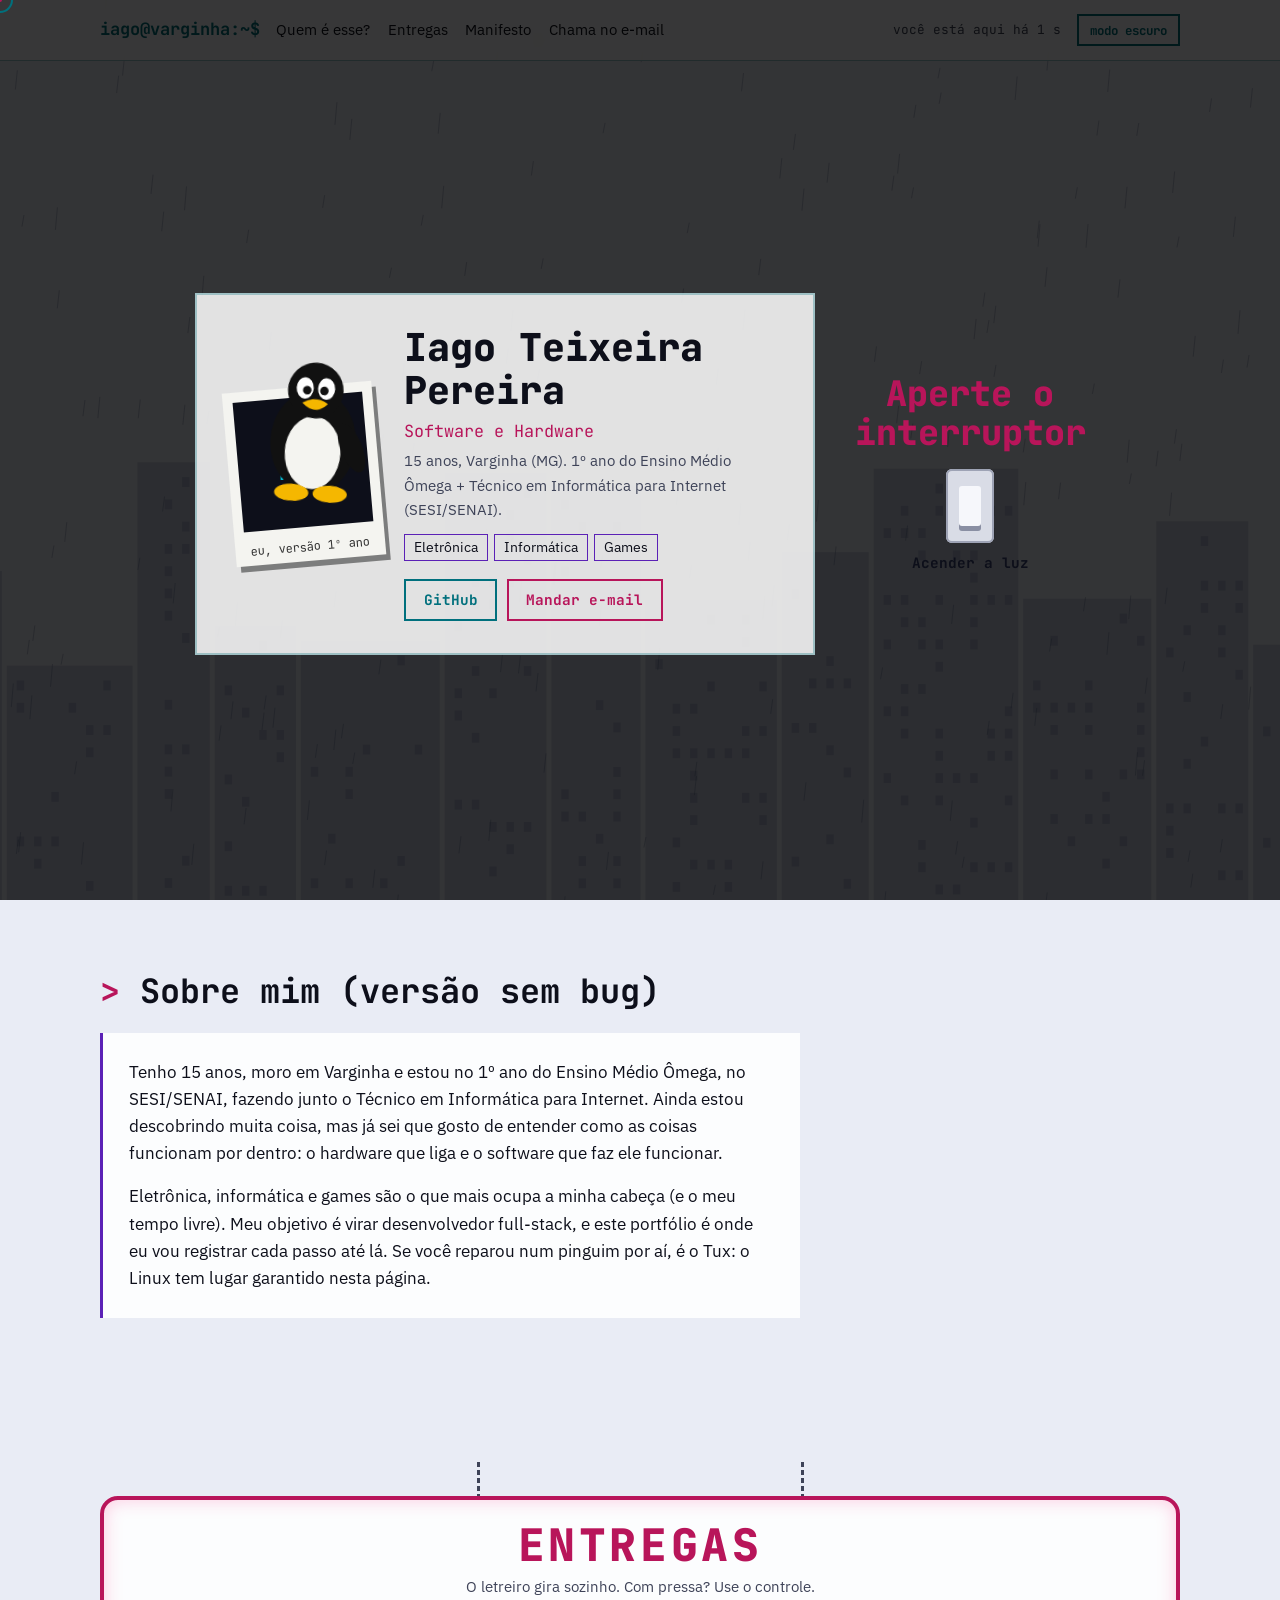
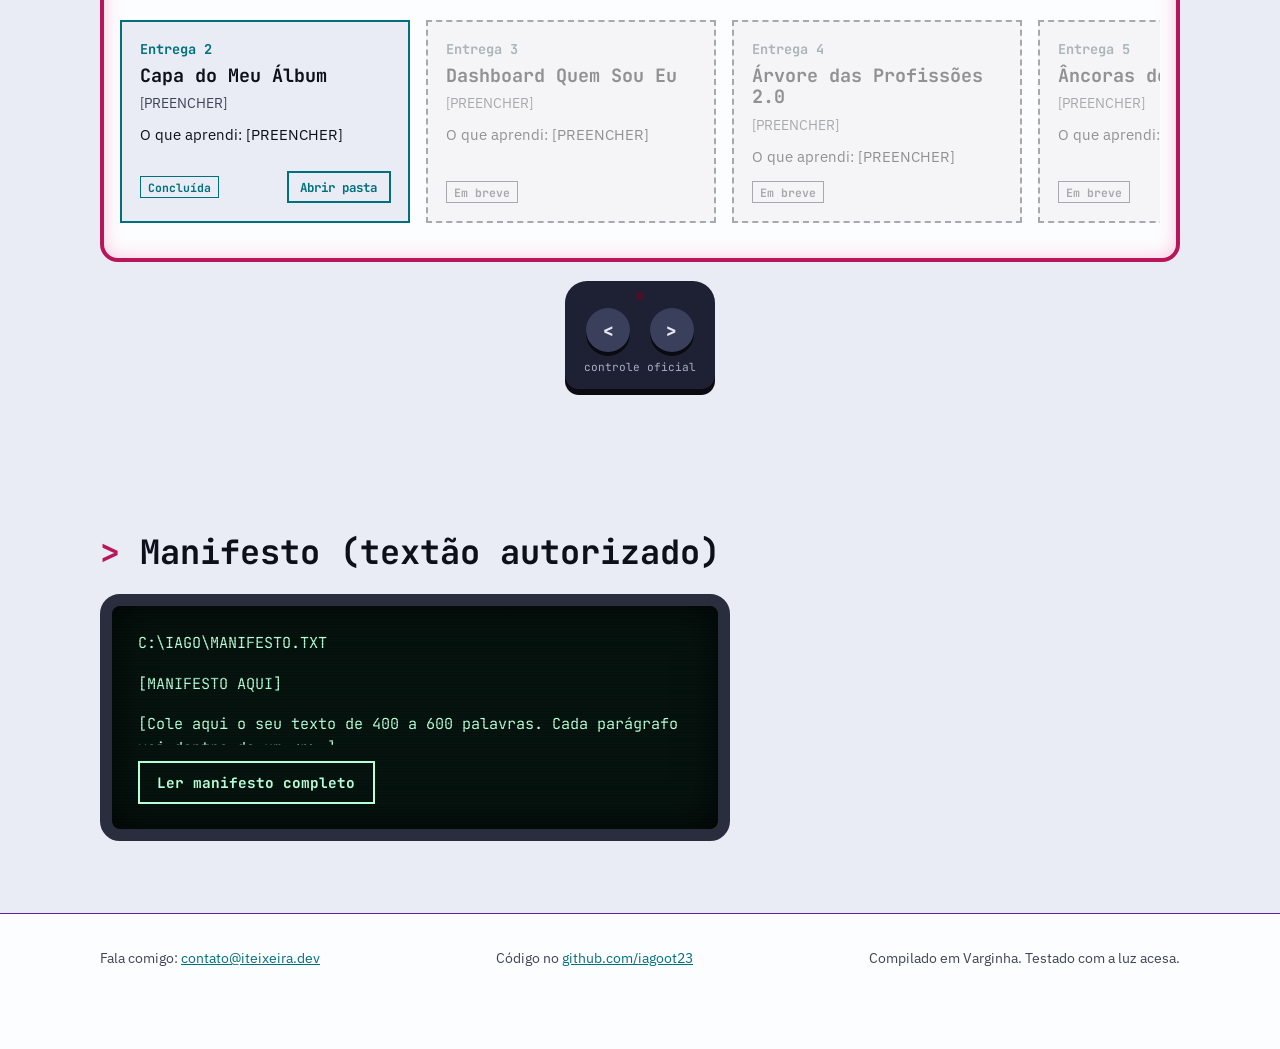
<file: exemplos/portfolio-claude.html>
<!DOCTYPE html>
<html lang="pt-BR">
<head>
  <meta charset="UTF-8">
  <meta name="viewport" content="width=device-width, initial-scale=1">
  <title>Iago Teixeira Pereira — Software e Hardware</title>
  <meta name="description" content="Portfólio de Iago Teixeira Pereira: eletrônica, informática e games.">

  <!-- =========================================================
       FONTES (Google Fonts)
       JetBrains Mono = títulos (cara de terminal)
       IBM Plex Sans  = textos corridos (boa leitura)
       ========================================================= -->
  <link rel="preconnect" href="https://fonts.googleapis.com">
  <link rel="preconnect" href="https://fonts.gstatic.com" crossorigin>
  <link href="https://fonts.googleapis.com/css2?family=IBM+Plex+Sans:wght@400;500;600&family=JetBrains+Mono:wght@400;700;800&display=swap" rel="stylesheet">

  <style>
    /* =========================================================
       1. VARIÁVEIS DE COR (paleta Neon Noturno)
       Todas as cores da página saem daqui. Trocou aqui, troca em tudo.
       ========================================================= */
    :root {
      --fundo:      #0D0F1A;
      --texto:      #E6E8F2;
      --primaria:   #00E5FF;  /* ciano neon */
      --secundaria: #7C3AED;  /* roxo */
      --destaque:   #FF2E88;  /* rosa neon */
      --texto-suave: #A9AEC4;
      --painel:     rgba(13, 15, 26, 0.82);
      --predio:     #151829;
      --brilho:     0 0 6px var(--primaria), 0 0 18px rgba(0, 229, 255, 0.55);
      --brilho-rosa: 0 0 6px var(--destaque), 0 0 18px rgba(255, 46, 136, 0.55);

      --fonte-titulo: "JetBrains Mono", "Consolas", monospace;
      --fonte-texto:  "IBM Plex Sans", "Segoe UI", system-ui, sans-serif;
    }

    /* Tema claro: mesmas cores, só que mais escuras para dar contraste
       em fundo claro (neon puro em fundo branco fica ilegível). */
    :root[data-theme="claro"] {
      --fundo:      #E9ECF5;
      --texto:      #0D0F1A;
      --primaria:   #00707D;
      --secundaria: #5B21B6;
      --destaque:   #B8155A;
      --texto-suave: #3E4358;
      --painel:     rgba(255, 255, 255, 0.86);
      --predio:     #C9CEE0;
      --brilho:     0 0 0 transparent;
      --brilho-rosa: 0 0 0 transparent;
    }

    /* =========================================================
       2. BASE
       ========================================================= */
    *, *::before, *::after { box-sizing: border-box; }

    html { scroll-behavior: smooth; }

    body {
      margin: 0;
      background: var(--fundo);
      color: var(--texto);
      font-family: var(--fonte-texto);
      font-size: 1.0625rem;
      line-height: 1.6;
      overflow-x: hidden;
      transition: background-color 0.5s, color 0.5s;
    }

    h1, h2, h3 { font-family: var(--fonte-titulo); line-height: 1.15; margin: 0; }

    a { color: var(--primaria); }

    img, svg { max-width: 100%; }

    /* Foco visível para quem navega pelo teclado */
    :focus-visible {
      outline: 2px dashed var(--destaque);
      outline-offset: 3px;
    }

    .container {
      width: min(1080px, 100% - 2.5rem);
      margin-inline: auto;
    }

    /* =========================================================
       3. CENÁRIO DE FUNDO: cidade + chuva
       Ficam "presos" atrás de tudo (position: fixed; z-index negativo).
       ========================================================= */
    #cidade {
      position: fixed;
      inset: auto 0 0 0;
      width: 100%;
      height: 55vh;
      z-index: -2;
      pointer-events: none;
    }
    #cidade .predio { fill: var(--predio); transition: fill 0.5s; }

    #chuva {
      position: fixed;
      inset: 0;
      z-index: -1;
      pointer-events: none;
    }

    /* Película escura: a página começa com "a luz apagada".
       pointer-events: none deixa clicar em tudo mesmo com ela por cima. */
    #apagao {
      position: fixed;
      inset: 0;
      background: rgba(0, 0, 0, 0.78);
      z-index: 40;
      pointer-events: none;
      transition: opacity 0.8s;
    }
    body.luz-acesa #apagao { opacity: 0; }

    /* =========================================================
       4. MENU FIXO NO TOPO
       ========================================================= */
    .menu {
      position: fixed;
      top: 0; left: 0; right: 0;
      z-index: 30;
      background: var(--painel);
      backdrop-filter: blur(6px);
      border-bottom: 1px solid color-mix(in srgb, var(--primaria) 40%, transparent);
    }
    .menu .container {
      display: flex;
      align-items: center;
      gap: 1rem;
      min-height: 60px;
      flex-wrap: wrap;
      padding-block: 0.4rem;
    }
    .menu-logo {
      font-family: var(--fonte-titulo);
      font-weight: 700;
      color: var(--primaria);
      text-decoration: none;
      white-space: nowrap;
    }
    .menu ul {
      display: flex;
      gap: 1.1rem;
      list-style: none;
      margin: 0 auto 0 0;
      padding: 0;
      flex-wrap: wrap;
    }
    .menu ul a {
      color: var(--texto);
      text-decoration: none;
      font-size: 0.95rem;
    }
    .menu ul a:hover { color: var(--primaria); }

    .contador {
      font-family: var(--fonte-titulo);
      font-size: 0.8rem;
      color: var(--texto-suave);
    }

    /* Em telas pequenas o menu vira uma linha que rola para o lado */
    @media (max-width: 700px) {
      .menu ul { order: 3; width: 100%; overflow-x: auto; flex-wrap: nowrap; margin: 0; }
      .contador { display: none; }
    }

    /* =========================================================
       5. BOTÕES: contorno que se preenche no hover
       O ::before é uma "tinta" que cresce da esquerda para a direita.
       ========================================================= */
    .botao {
      position: relative;
      display: inline-flex;
      align-items: center;
      gap: 0.5rem;
      padding: 0.6rem 1.1rem;
      border: 2px solid var(--primaria);
      background: transparent;
      color: var(--primaria);
      font: 700 0.9rem var(--fonte-titulo);
      text-decoration: none;
      cursor: pointer;
      overflow: hidden;
      isolation: isolate;
      transition: color 0.35s;
    }
    .botao::before {
      content: "";
      position: absolute;
      inset: 0;
      background: var(--primaria);
      transform: scaleX(0);
      transform-origin: left;
      transition: transform 0.35s;
      z-index: -1;
    }
    .botao:hover, .botao:focus-visible { color: var(--fundo); }
    .botao:hover::before, .botao:focus-visible::before { transform: scaleX(1); }

    .botao.rosa { border-color: var(--destaque); color: var(--destaque); }
    .botao.rosa::before { background: var(--destaque); }

    .botao-pequeno { padding: 0.35rem 0.7rem; font-size: 0.78rem; }

    /* =========================================================
       6. TOPO (HERO): cartão de visita no meio da tela
       ========================================================= */
    .hero {
      min-height: 100svh;
      display: grid;
      place-items: center;
      padding: 6rem 0 3rem;
    }

    .cartao {
      position: relative;
      z-index: 50; /* fica ACIMA da película escura */
      width: min(620px, 100%);
      display: grid;
      grid-template-columns: auto 1fr;
      gap: 1.6rem;
      align-items: center;
      padding: 2rem;
      background: var(--painel);
      border: 2px solid color-mix(in srgb, var(--primaria) 30%, transparent);
      transition: border-color 0.6s, box-shadow 0.6s;
    }
    body.luz-acesa .cartao {
      border-color: var(--primaria);
      box-shadow: var(--brilho);
      /* Com a luz acesa a pelicula ja sumiu (opacity: 0), entao o cartao nao
         precisa mais ficar elevado. Se continuasse em z-index 50 ele passaria
         por cima do menu fixo (z-index 30) ao rolar a pagina. */
      z-index: 1;
    }

    @media (max-width: 560px) {
      .cartao { grid-template-columns: 1fr; text-align: center; padding: 1.5rem; }
      .cartao .polaroid { margin-inline: auto; }
      .cartao .acoes, .cartao .tags { justify-content: center; }
    }

    /* Foto estilo polaroid, levemente torta */
    .polaroid {
      width: 150px;
      background: #F4F4F0;
      padding: 10px 10px 34px;
      transform: rotate(-5deg);
      box-shadow: 4px 6px 0 rgba(0, 0, 0, 0.45);
      position: relative;
    }
    .polaroid img, .polaroid svg { display: block; width: 100%; aspect-ratio: 1; }
    .polaroid figcaption {
      position: absolute;
      bottom: 6px; left: 0; right: 0;
      text-align: center;
      font: 400 0.75rem var(--fonte-titulo);
      color: #333;
    }

    /* O Tux fica sentado em cima da polaroid (detalhe só desta página) */
    .tux-sentado {
      position: absolute;
      width: 46px;
      top: -34px;
      right: -14px;
      transform: rotate(8deg);
    }

    /* Nome grande. Clicar solta confete. */
    .nome {
      font-size: clamp(1.7rem, 5vw, 2.4rem);
      font-weight: 800;
      background: none;
      border: 0;
      padding: 0;
      color: var(--texto);
      font-family: var(--fonte-titulo);
      text-align: inherit;
      cursor: pointer;
      line-height: 1.1;
      transition: color 0.6s, text-shadow 0.6s;
    }
    body.luz-acesa .nome { color: var(--primaria); text-shadow: var(--brilho); }

    .frase {
      font-family: var(--fonte-titulo);
      color: var(--destaque);
      margin: 0.4rem 0 0.2rem;
      font-size: 1.05rem;
    }
    .local { color: var(--texto-suave); margin: 0 0 0.8rem; font-size: 0.95rem; }

    .tags {
      display: flex;
      flex-wrap: wrap;
      gap: 0.4rem;
      list-style: none;
      padding: 0;
      margin: 0 0 1.1rem;
    }
    .tags li {
      border: 1px solid var(--secundaria);
      padding: 0.1rem 0.55rem;
      font-size: 0.85rem;
    }

    .acoes { display: flex; flex-wrap: wrap; gap: 0.6rem; align-items: center; }

    /* Interruptor de luz (parece o de parede) */
    .interruptor {
      display: flex;
      align-items: center;
      gap: 0.6rem;
      margin: 0 auto 1.4rem;
      background: none;
      border: 0;
      color: var(--texto);
      font: 700 0.9rem var(--fonte-titulo);
      cursor: pointer;
      position: relative;
      z-index: 50;
    }
    .espelho {
      width: 34px;
      height: 52px;
      background: #D9DCE6;
      border-radius: 6px;
      display: grid;
      place-items: center;
      box-shadow: inset 0 0 0 2px #9EA3B5;
    }
    .tecla {
      width: 16px;
      height: 28px;
      background: #F6F7FB;
      border-radius: 3px;
      box-shadow: 0 5px 0 #8A8FA3;         /* tecla para baixo = desligado */
      transition: box-shadow 0.3s, transform 0.3s;
    }
    body.luz-acesa .tecla {
      box-shadow: 0 -5px 0 #8A8FA3;        /* tecla para cima = ligado */
      transform: translateY(4px);
    }
    /* Cartão e interruptor lado a lado (no celular, um embaixo do outro) */
    .hero-conteudo {
      display: flex;
      align-items: center;
      justify-content: center;
      gap: 2.5rem;
      width: 100%;
      flex-wrap: wrap;
    }
    .lado-interruptor {
      display: grid;
      justify-items: center;
      gap: 1rem;
      position: relative;
      z-index: 50; /* acima da película escura */
    }
    /* Mesmo motivo do cartao: volta ao nivel normal quando a luz acende. */
    body.luz-acesa .lado-interruptor { z-index: 1; }

    /* Texto forte em neon pedindo para apertar */
    .chamada-neon {
      margin: 0;
      text-align: center;
      font: 800 clamp(1.5rem, 4vw, 2.2rem)/1.1 var(--fonte-titulo);
      color: var(--destaque);
      text-shadow: 0 0 4px var(--destaque), 0 0 14px var(--destaque), 0 0 34px rgba(255, 46, 136, 0.8);
      animation: chamar 1.6s ease-in-out infinite;
    }
    /* Pulsa devagar para chamar atenção enquanto a luz está apagada */
    @keyframes chamar {
      0%, 100% { opacity: 1; }
      50% { opacity: 0.55; }
    }
    /* Depois de acender, para de pulsar e troca para a cor primária */
    body.luz-acesa .chamada-neon {
      animation: none;
      color: var(--primaria);
      text-shadow: var(--brilho);
    }
    :root[data-theme="claro"] .chamada-neon { text-shadow: none; }

    /* Animação de saída do interruptor depois de acender a luz */
    .lado-interruptor {
      transition: opacity 0.6s, transform 0.6s;
    }
    .lado-interruptor.sumindo {
      opacity: 0;
      transform: scale(0.85);
    }
    .lado-interruptor[hidden] { display: none; }

    /* Interruptor um pouco maior, já que agora é peça principal */
    .espelho { width: 48px; height: 74px; }
    .tecla { width: 22px; height: 40px; }
    .interruptor { flex-direction: column; margin: 0; }

    /* Piscada de lâmpada neon quando acende */
    @keyframes acender {
      0%, 18%, 22%, 40%, 44% { opacity: 1; }
      20%, 42% { opacity: 0.25; }
      100% { opacity: 1; }
    }
    body.luz-acesa .neon-pisca { animation: acender 0.8s ease-out 1; }

    /* =========================================================
       7. SEÇÕES
       ========================================================= */
    section { padding: 4.5rem 0; scroll-margin-top: 70px; }

    .titulo-secao {
      font-size: clamp(1.5rem, 4vw, 2.1rem);
      margin-bottom: 1.4rem;
      color: var(--texto);
    }
    .titulo-secao .prompt { color: var(--destaque); }

    .painel {
      background: var(--painel);
      border-left: 3px solid var(--secundaria);
      padding: 1.6rem;
      max-width: 70ch;
    }
    .painel p { margin: 0 0 1rem; }
    .painel p:last-child { margin-bottom: 0; }

    /* Revelar ao rolar: começa borrado e fica nítido */
    .revelar {
      opacity: 0;
      filter: blur(10px);
      transition: opacity 0.7s ease-out, filter 0.7s ease-out;
    }
    .revelar.visivel { opacity: 1; filter: blur(0); }

    /* =========================================================
       8. LETREIRO NEON com o carrossel de entregas
       ========================================================= */
    .letreiro-suporte {
      display: flex;
      justify-content: space-around;
      height: 34px;
      max-width: 60%;
      margin: 0 auto;
    }
    .letreiro-suporte span {
      width: 3px;
      background: repeating-linear-gradient(var(--texto-suave) 0 5px, transparent 5px 8px);
    }

    .letreiro {
      border: 4px solid var(--destaque);
      box-shadow: var(--brilho-rosa), inset 0 0 18px rgba(255, 46, 136, 0.25);
      border-radius: 18px;
      padding: 1.2rem 1rem 1.4rem;
      background: var(--painel);
    }

    .letreiro-titulo {
      text-align: center;
      font-size: clamp(1.6rem, 6vw, 2.8rem);
      font-weight: 800;
      color: var(--destaque);
      text-shadow: var(--brilho-rosa);
      margin-bottom: 0.2rem;
      letter-spacing: 0.08em;
    }
    .letreiro-sub {
      text-align: center;
      color: var(--texto-suave);
      margin: 0 0 1rem;
      font-size: 0.95rem;
    }

    /* Trilho do carrossel: rola para o lado e "gruda" em cada card */
    .trilho {
      display: flex;
      gap: 1rem;
      overflow-x: auto;
      scroll-snap-type: x mandatory;
      scroll-behavior: smooth;
      padding: 0.4rem 0.2rem 0.8rem;
      list-style: none;
      margin: 0;
      scrollbar-width: thin;
      scrollbar-color: var(--secundaria) transparent;
    }

    .card {
      flex: 0 0 min(290px, 82%);
      scroll-snap-align: start;
      border: 2px solid var(--primaria);
      background: var(--fundo);
      padding: 1.1rem;
      display: flex;
      flex-direction: column;
      gap: 0.45rem;
      transition: background-color 0.35s, color 0.35s;
    }
    .card-numero { font: 700 0.85rem var(--fonte-titulo); color: var(--primaria); }
    .card h3 { font-size: 1.15rem; }
    .card-data { font-size: 0.85rem; color: var(--texto-suave); }
    .card p { margin: 0; font-size: 0.95rem; flex: 1; }
    .card .rodape-card { display: flex; justify-content: space-between; align-items: center; gap: 0.5rem; margin-top: 0.4rem; }

    .selo {
      font: 700 0.72rem var(--fonte-titulo);
      padding: 0.15rem 0.45rem;
      border: 1px solid currentColor;
    }
    .selo.concluida { color: var(--primaria); }
    .selo.em-breve  { color: var(--texto-suave); }

    /* Hover: as cores se invertem (só em cards concluídos) */
    .card.concluida:hover,
    .card.concluida:focus-within {
      background: var(--primaria);
      color: var(--fundo);
    }
    .card.concluida:hover .card-numero,
    .card.concluida:hover .card-data,
    .card.concluida:hover .selo,
    .card.concluida:focus-within .card-numero,
    .card.concluida:focus-within .card-data,
    .card.concluida:focus-within .selo { color: var(--fundo); }
    .card.concluida:hover .botao,
    .card.concluida:focus-within .botao { border-color: var(--fundo); color: var(--fundo); }
    .card.concluida:hover .botao::before { background: var(--fundo); }
    .card.concluida .botao:hover { color: var(--primaria); }

    /* Card "Em breve": apagado e sem link */
    .card.em-breve {
      opacity: 0.45;
      filter: grayscale(0.8);
      border-style: dashed;
      border-color: var(--texto-suave);
    }

    /* Controle remoto embaixo do letreiro */
    .controle {
      width: 150px;
      margin: 1.2rem auto 0;
      background: #1E2133;
      border-radius: 22px 22px 14px 14px;
      padding: 0.7rem 0.9rem 0.9rem;
      box-shadow: 0 6px 0 #0A0B12;
      display: grid;
      justify-items: center;
      gap: 0.5rem;
    }
    .led {
      width: 8px; height: 8px; border-radius: 50%;
      background: #4A1027;
      transition: background-color 0.15s, box-shadow 0.15s;
    }
    .led.ligado { background: var(--destaque); box-shadow: var(--brilho-rosa); }
    .controle-botoes { display: flex; gap: 1.2rem; }
    .controle button {
      width: 44px; height: 44px;
      border-radius: 50%;
      border: 0;
      background: #3A3F5C;
      color: #E6E8F2;
      font: 800 1.1rem var(--fonte-titulo);
      cursor: pointer;
      box-shadow: 0 4px 0 #0A0B12;
      transition: transform 0.1s, box-shadow 0.1s;
    }
    .controle button:active { transform: translateY(3px); box-shadow: 0 1px 0 #0A0B12; }
    .controle small { color: #A9AEC4; font: 400 0.7rem var(--fonte-titulo); }

    /* =========================================================
       9. MANIFESTO: tela de computador retrô (monitor CRT)
       ========================================================= */
    .crt {
      position: relative;
      background: #06140F;
      color: #B6FFD9;
      border: 12px solid #2A2D3E;
      border-radius: 20px;
      padding: 1.6rem;
      max-width: 70ch;
      font-family: var(--fonte-titulo);
      font-size: 0.95rem;
      box-shadow: inset 0 0 40px rgba(0, 0, 0, 0.8);
    }
    /* Linhas horizontais de monitor antigo */
    .crt::after {
      content: "";
      position: absolute;
      inset: 0;
      background: repeating-linear-gradient(rgba(0, 0, 0, 0.22) 0 1px, transparent 1px 3px);
      pointer-events: none;
      border-radius: 8px;
    }
    .crt-texto {
      max-height: 7.5em;         /* recolhido: mostra só o começo */
      overflow: hidden;
      transition: max-height 0.8s ease;
    }
    .crt-texto.aberto { max-height: 400em; }
    .crt p { margin: 0 0 1rem; }
    .crt .botao { margin-top: 1rem; border-color: #B6FFD9; color: #B6FFD9; position: relative; z-index: 1; }
    .crt .botao::before { background: #B6FFD9; }
    .crt .botao:hover { color: #06140F; }

    /* =========================================================
       10. RODAPÉ
       ========================================================= */
    footer {
      background: var(--painel);
      border-top: 1px solid var(--secundaria);
      padding: 2rem 0 5rem;
    }
    footer .container { display: flex; flex-wrap: wrap; gap: 1rem; justify-content: space-between; align-items: center; }
    footer p { margin: 0; color: var(--texto-suave); font-size: 0.9rem; }

    /* =========================================================
       11. EXTRAS: cursor, confete e Tux do easter egg
       ========================================================= */
    #confete { position: fixed; inset: 0; pointer-events: none; z-index: 90; }

    .cursor {
      position: fixed;
      top: 0; left: 0;
      width: 26px; height: 26px;
      border: 2px solid var(--primaria);
      border-radius: 50%;
      pointer-events: none;
      z-index: 100;
      transform: translate(-50%, -50%);
      transition: width 0.2s, height 0.2s, border-color 0.2s;
      display: none;
    }
    .cursor::after {
      content: "";
      position: absolute;
      top: 50%; left: 50%;
      width: 4px; height: 4px;
      background: var(--destaque);
      border-radius: 50%;
      transform: translate(-50%, -50%);
    }
    .cursor.sobre-link { width: 42px; height: 42px; border-color: var(--destaque); }

    /* Só troca o cursor em aparelhos com mouse (celular não tem cursor) */
    @media (pointer: fine) {
      body.cursor-ativo, body.cursor-ativo a, body.cursor-ativo button { cursor: none; }
      body.cursor-ativo .cursor { display: block; }
    }

    #tux-surpresa {
      position: fixed;
      top: 50%; left: 50%;
      z-index: 95;
      display: grid;
      justify-items: center;
      gap: 0.5rem;
      transform: translate(-50%, -50%) scale(0);
      transition: transform 0.5s cubic-bezier(.3, 1.6, .6, 1);
      pointer-events: none;
    }
    #tux-surpresa.aparece { transform: translate(-50%, -50%) scale(1); }
    #tux-surpresa svg { width: 160px; }
    .balao {
      background: var(--texto);
      color: var(--fundo);
      font: 700 1rem var(--fonte-titulo);
      padding: 0.5rem 0.9rem;
      border-radius: 12px;
    }
    @keyframes acenar {
      0%, 100% { transform: rotate(0); }
      50% { transform: rotate(-25deg); }
    }
    #tux-surpresa.aparece .asa-acenando {
      transform-origin: 30px 70px;
      animation: acenar 0.5s ease-in-out 3;
    }

    /* =========================================================
       12. ACESSIBILIDADE: quem pediu "reduzir movimento"
       não vê animação nenhuma.
       ========================================================= */
    @media (prefers-reduced-motion: reduce) {
      *, *::before, *::after {
        animation: none !important;
        transition: none !important;
        scroll-behavior: auto !important;
      }
      .revelar { opacity: 1; filter: none; }
    }
  </style>
</head>

<body>
  <!-- Cenário: cidade (desenhada pelo JavaScript) e chuva (canvas) -->
  <svg id="cidade" viewBox="0 0 1200 400" preserveAspectRatio="xMidYMax slice" aria-hidden="true"></svg>
  <canvas id="chuva" aria-hidden="true"></canvas>
  <div id="apagao" aria-hidden="true"></div>
  <canvas id="confete" aria-hidden="true"></canvas>
  <div class="cursor" aria-hidden="true"></div>

  <!-- =========================================================
       MENU
       ========================================================= -->
  <header class="menu">
    <nav class="container" aria-label="Menu principal">
      <a class="menu-logo" href="#inicio">iago@varginha:~$</a>
      <ul>
        <li><a href="#sobre">Quem é esse?</a></li>
        <li><a href="#entregas">Entregas</a></li>
        <li><a href="#manifesto">Manifesto</a></li>
        <li><a href="#contato">Chama no e-mail</a></li>
      </ul>
      <span class="contador" aria-live="off">você está aqui há <span id="segundos">0</span> s</span>
      <button class="botao botao-pequeno" id="botao-tema" type="button" aria-label="Alternar tema claro e escuro">modo claro</button>
    </nav>
  </header>

  <main>
    <!-- =========================================================
         TOPO: interruptor + cartão de visita
         ========================================================= -->
    <section class="hero" id="inicio">
      <div class="hero-conteudo">
        <article class="cartao">
          <figure class="polaroid" style="margin:0">
            <!-- TROQUE este SVG por <img src="avatar.png" alt="Foto de Iago"> -->
            <svg viewBox="0 0 100 100" role="img" aria-label="Avatar provisório com as iniciais IT">
              <rect width="100" height="100" fill="#0D0F1A"/>
              <text x="50" y="62" text-anchor="middle" font-family="JetBrains Mono, monospace" font-size="34" font-weight="800" fill="#00E5FF">IT</text>
            </svg>
            <figcaption>eu, versão 1º ano</figcaption>
            <svg class="tux-sentado" viewBox="0 0 60 70" role="img" aria-label="Tux, o pinguim do Linux">
              <use href="#desenho-tux"/>
            </svg>
          </figure>

          <div>
            <h1>
              <button class="nome neon-pisca" id="nome" type="button" title="Clique aqui">Iago Teixeira Pereira</button>
            </h1>
            <p class="frase">Software e Hardware</p>
            <p class="local">15 anos, Varginha (MG). 1º ano do Ensino Médio Ômega + Técnico em Informática para Internet (SESI/SENAI).</p>
            <ul class="tags" aria-label="Três coisas que me definem">
              <li>Eletrônica</li>
              <li>Informática</li>
              <li>Games</li>
            </ul>
            <div class="acoes">
              <a class="botao" href="https://github.com/iagoot23" target="_blank" rel="noopener">GitHub</a>
              <a class="botao rosa" href="mailto:contato@iteixeira.dev">Mandar e-mail</a>
            </div>
          </div>
        </article>

        <!-- Lado do cartão: chamada em neon + interruptor -->
        <div class="lado-interruptor">
          <p class="chamada-neon" id="chamada">Aperte o<br>interruptor</p>
          <button class="interruptor" id="interruptor" type="button">
            <span class="espelho"><span class="tecla"></span></span>
            <span id="interruptor-texto">Acender a luz</span>
          </button>
        </div>
      </div>
    </section>

    <!-- =========================================================
         SOBRE MIM
         ========================================================= -->
    <section id="sobre">
      <div class="container revelar">
        <h2 class="titulo-secao"><span class="prompt">&gt;</span> Sobre mim (versão sem bug)</h2>
        <div class="painel">
          <p>Tenho 15 anos, moro em Varginha e estou no 1º ano do Ensino Médio Ômega, no SESI/SENAI, fazendo junto o Técnico em Informática para Internet. Ainda estou descobrindo muita coisa, mas já sei que gosto de entender como as coisas funcionam por dentro: o hardware que liga e o software que faz ele funcionar.</p>
          <p>Eletrônica, informática e games são o que mais ocupa a minha cabeça (e o meu tempo livre). Meu objetivo é virar desenvolvedor full-stack, e este portfólio é onde eu vou registrar cada passo até lá. Se você reparou num pinguim por aí, é o Tux: o Linux tem lugar garantido nesta página.</p>
        </div>
      </div>
    </section>

    <!-- =========================================================
         ENTREGAS: letreiro neon + carrossel + controle remoto
         Os cards são criados pelo JavaScript a partir da lista "entregas".
         ========================================================= -->
    <section id="entregas">
      <div class="container revelar">
        <div class="letreiro-suporte" aria-hidden="true"><span></span><span></span></div>
        <div class="letreiro">
          <h2 class="letreiro-titulo neon-pisca">ENTREGAS</h2>
          <p class="letreiro-sub">O letreiro gira sozinho. Com pressa? Use o controle.</p>
          <ul class="trilho" id="trilho" aria-label="Lista de entregas" tabindex="0"></ul>
        </div>

        <div class="controle" aria-label="Controle do carrossel">
          <span class="led" id="led"></span>
          <div class="controle-botoes">
            <button type="button" id="anterior" aria-label="Entrega anterior">&lt;</button>
            <button type="button" id="proxima" aria-label="Próxima entrega">&gt;</button>
          </div>
          <small>controle oficial</small>
        </div>
      </div>
    </section>

    <!-- =========================================================
         MANIFESTO (recolhido no começo)
         ========================================================= -->
    <section id="manifesto">
      <div class="container revelar">
        <h2 class="titulo-secao"><span class="prompt">&gt;</span> Manifesto (textão autorizado)</h2>
        <div class="crt">
          <div class="crt-texto" id="manifesto-texto">
            <p>C:\IAGO\MANIFESTO.TXT</p>
            <p>[MANIFESTO AQUI]</p>
            <p>[Cole aqui o seu texto de 400 a 600 palavras. Cada parágrafo vai dentro de um &lt;p&gt;.]</p>
          </div>
          <button class="botao" id="botao-manifesto" type="button" aria-expanded="false" aria-controls="manifesto-texto">Ler manifesto completo</button>
        </div>
      </div>
    </section>
  </main>

  <!-- =========================================================
       RODAPÉ
       ========================================================= -->
  <footer id="contato">
    <div class="container">
      <p>Fala comigo: <a href="mailto:contato@iteixeira.dev">contato@iteixeira.dev</a></p>
      <p>Código no <a href="https://github.com/iagoot23" target="_blank" rel="noopener">github.com/iagoot23</a></p>
      <p>Compilado em Varginha. Testado com a luz acesa.</p>
    </div>
  </footer>

  <!-- Tux do easter egg (aparece ao digitar T, U, X) -->
  <div id="tux-surpresa" aria-live="polite">
    <span class="balao">Oi! Aqui roda Linux.</span>
    <svg viewBox="0 0 60 70" role="img" aria-label="Tux acenando">
      <use href="#desenho-tux"/>
      <ellipse class="asa-acenando" cx="12" cy="44" rx="5" ry="12" fill="#111" transform="rotate(25 12 44)"/>
    </svg>
  </div>

  <!-- Desenho do Tux, reaproveitado com <use> nos dois lugares -->
  <svg width="0" height="0" style="position:absolute" aria-hidden="true">
    <defs>
      <g id="desenho-tux">
        <ellipse cx="30" cy="42" rx="20" ry="24" fill="#111"/>          <!-- corpo -->
        <ellipse cx="30" cy="47" rx="13" ry="17" fill="#F4F4F0"/>       <!-- barriga -->
        <circle cx="30" cy="18" r="13" fill="#111"/>                     <!-- cabeça -->
        <ellipse cx="25" cy="17" rx="4" ry="5" fill="#fff"/>             <!-- olho esq -->
        <ellipse cx="35" cy="17" rx="4" ry="5" fill="#fff"/>             <!-- olho dir -->
        <circle cx="26" cy="18" r="2" fill="#111"/>
        <circle cx="34" cy="18" r="2" fill="#111"/>
        <path d="M24 24 Q30 20 36 24 Q30 30 24 24Z" fill="#F5B700"/>     <!-- bico -->
        <ellipse cx="48" cy="44" rx="5" ry="12" fill="#111" transform="rotate(-25 48 44)"/> <!-- asa -->
        <ellipse cx="21" cy="66" rx="8" ry="4" fill="#F5B700"/>          <!-- pé esq -->
        <ellipse cx="39" cy="66" rx="8" ry="4" fill="#F5B700"/>          <!-- pé dir -->
      </g>
    </defs>
  </svg>

  <script>
    /* =========================================================
       0. CONFIGURAÇÕES GERAIS
       ========================================================= */
    // true se a pessoa pediu para reduzir movimento no sistema
    const semMovimento = window.matchMedia("(prefers-reduced-motion: reduce)").matches;

    /* =========================================================
       1. LISTA DE ENTREGAS
       Para atualizar um card, mude aqui:
       status: "concluida" ou "em-breve"
       ========================================================= */
    const repo = "https://github.com/iagoot23/portfolio/tree/main/";
    const entregas = [
      { numero: 2, titulo: "Capa do Meu Álbum",        data: "[PREENCHER]", aprendi: "[PREENCHER]", pasta: "02-capa-do-album",     status: "concluida" }, // exemplo de card concluído
      { numero: 3, titulo: "Dashboard Quem Sou Eu",     data: "[PREENCHER]", aprendi: "[PREENCHER]", pasta: "03-dashboard",         status: "em-breve" },
      { numero: 4, titulo: "Árvore das Profissões 2.0", data: "[PREENCHER]", aprendi: "[PREENCHER]", pasta: "04-arvore-profissoes", status: "em-breve" },
      { numero: 5, titulo: "Âncoras de Carreira",       data: "[PREENCHER]", aprendi: "[PREENCHER]", pasta: "05-ancoras-manifesto", status: "em-breve" },
      { numero: 5, titulo: "Manifesto",                 data: "[PREENCHER]", aprendi: "[PREENCHER]", pasta: "05-ancoras-manifesto", status: "em-breve" }
    ];

    // Monta o HTML de cada card e coloca dentro do trilho
    const trilho = document.getElementById("trilho");
    trilho.innerHTML = entregas.map(function (e) {
      const concluida = e.status === "concluida";
      const link = concluida
        ? `<a class="botao botao-pequeno" href="${repo + e.pasta}" target="_blank" rel="noopener">Abrir pasta</a>`
        : "";
      return `
        <li class="card ${e.status}">
          <span class="card-numero">Entrega ${e.numero}</span>
          <h3>${e.titulo}</h3>
          <span class="card-data">${e.data}</span>
          <p>O que aprendi: ${e.aprendi}</p>
          <div class="rodape-card">
            <span class="selo ${e.status}">${concluida ? "Concluída" : "Em breve"}</span>
            ${link}
          </div>
        </li>`;
    }).join("");

    /* =========================================================
       2. CARROSSEL: anda sozinho e responde ao controle remoto
       ========================================================= */
    const led = document.getElementById("led");

    function piscarLed() {
      led.classList.add("ligado");
      setTimeout(function () { led.classList.remove("ligado"); }, 180);
    }

    // Anda um card para frente (+1) ou para trás (-1)
    function mover(direcao) {
      const card = trilho.querySelector(".card");
      const passo = card.offsetWidth + 16; // largura do card + espaço entre eles
      const fim = trilho.scrollWidth - trilho.clientWidth;

      if (direcao > 0 && trilho.scrollLeft >= fim - 5) {
        trilho.scrollTo({ left: 0 });            // chegou no fim: volta ao começo
      } else if (direcao < 0 && trilho.scrollLeft <= 5) {
        trilho.scrollTo({ left: fim });          // está no começo: vai pro fim
      } else {
        trilho.scrollBy({ left: passo * direcao });
      }
      piscarLed();
    }

    document.getElementById("proxima").addEventListener("click", function () { mover(1); reiniciarAutomatico(); });
    document.getElementById("anterior").addEventListener("click", function () { mover(-1); reiniciarAutomatico(); });

    // Movimento automático a cada 4 segundos (pausa com o mouse em cima)
    let timer = null;
    let pausado = false;
    function reiniciarAutomatico() {
      if (semMovimento) return;
      clearInterval(timer);
      timer = setInterval(function () { if (!pausado) mover(1); }, 4000);
    }
    trilho.addEventListener("mouseenter", function () { pausado = true; });
    trilho.addEventListener("mouseleave", function () { pausado = false; });
    trilho.addEventListener("focusin",    function () { pausado = true; });
    trilho.addEventListener("focusout",   function () { pausado = false; });
    reiniciarAutomatico();

    /* =========================================================
       3. INTERRUPTOR DE LUZ
       ========================================================= */
    const interruptor = document.getElementById("interruptor");
    const ladoInterruptor = document.querySelector(".lado-interruptor");

    // O interruptor só serve para "entrar" na página:
    // acende a luz, mostra a mensagem por um instante e some.
    interruptor.addEventListener("click", function () {
      document.body.classList.add("luz-acesa");
      interruptor.disabled = true;
      document.getElementById("chamada").innerHTML = "Agora sim,<br>dá pra ver";

      const espera = semMovimento ? 0 : 700;   // tempo lendo a mensagem
      const saida  = semMovimento ? 0 : 600;   // duração do sumiço (igual ao CSS)

      setTimeout(function () {
        ladoInterruptor.classList.add("sumindo");          // começa a desaparecer
        setTimeout(function () {
          ladoInterruptor.hidden = true;                   // sai do layout: o cartão centraliza
          document.getElementById("nome").focus({ preventScroll: true }); // teclado não fica "perdido"
        }, saida);
      }, espera);
    });

    /* =========================================================
       4. TEMA CLARO / ESCURO
       Começa seguindo o sistema. O botão troca na hora.
       ========================================================= */
    const botaoTema = document.getElementById("botao-tema");
    function aplicarTema(tema) {
      document.documentElement.setAttribute("data-theme", tema);
      botaoTema.textContent = tema === "claro" ? "modo escuro" : "modo claro";
      desenharCidade(); // janelas mudam de cor com o tema
    }
    botaoTema.addEventListener("click", function () {
      const atual = document.documentElement.getAttribute("data-theme");
      aplicarTema(atual === "claro" ? "escuro" : "claro");
    });

    /* =========================================================
       5. CIDADE DE FUNDO (prédios e janelas em SVG)
       ========================================================= */
    function desenharCidade() {
      const svg = document.getElementById("cidade");
      const claro = document.documentElement.getAttribute("data-theme") === "claro";
      const coresJanela = claro ? ["#9BA3C0"] : ["#00E5FF", "#FF2E88", "#7C3AED", "#2A2F4A"];
      let x = 0;
      let html = "";
      let semente = 7; // números "aleatórios" fixos: a cidade fica sempre igual

      function aleatorio() {
        semente = (semente * 9301 + 49297) % 233280;
        return semente / 233280;
      }

      while (x < 1200) {
        const largura = 50 + aleatorio() * 70;
        const altura = 120 + aleatorio() * 260;
        const topo = 400 - altura;
        html += `<rect class="predio" x="${x}" y="${topo}" width="${largura}" height="${altura}"/>`;

        // janelas em grade
        for (let jy = topo + 12; jy < 390; jy += 18) {
          for (let jx = x + 8; jx < x + largura - 10; jx += 14) {
            if (aleatorio() > 0.72) {
              const cor = coresJanela[Math.floor(aleatorio() * coresJanela.length)];
              html += `<rect x="${jx}" y="${jy}" width="6" height="8" fill="${cor}" opacity="0.6"/>`;
            }
          }
        }
        x += largura + 4;
      }
      svg.innerHTML = html;
    }

    const temaInicial = window.matchMedia("(prefers-color-scheme: light)").matches ? "claro" : "escuro";
    aplicarTema(temaInicial);

    /* =========================================================
       6. CHUVA (canvas)
       ========================================================= */
    const chuva = document.getElementById("chuva");
    const ctxChuva = chuva.getContext("2d");
    let gotas = [];

    function ajustarTela() {
      chuva.width = confete.width = window.innerWidth;
      chuva.height = confete.height = window.innerHeight;
      // quantidade de gotas proporcional ao tamanho da tela
      gotas = Array.from({ length: Math.floor(window.innerWidth / 6) }, function () {
        return {
          x: Math.random() * chuva.width,
          y: Math.random() * chuva.height,
          tamanho: 10 + Math.random() * 14,
          velocidade: 6 + Math.random() * 8
        };
      });
    }

    function animarChuva() {
      ctxChuva.clearRect(0, 0, chuva.width, chuva.height);
      const claro = document.documentElement.getAttribute("data-theme") === "claro";
      ctxChuva.strokeStyle = claro ? "rgba(40, 60, 110, 0.25)" : "rgba(0, 229, 255, 0.22)";
      ctxChuva.lineWidth = 1;
      ctxChuva.beginPath();
      gotas.forEach(function (g) {
        ctxChuva.moveTo(g.x, g.y);
        ctxChuva.lineTo(g.x - 2, g.y + g.tamanho);  // gota levemente inclinada
        g.y += g.velocidade;
        if (g.y > chuva.height) { g.y = -g.tamanho; g.x = Math.random() * chuva.width; }
      });
      ctxChuva.stroke();
      requestAnimationFrame(animarChuva);
    }

    const confete = document.getElementById("confete");
    ajustarTela();
    window.addEventListener("resize", ajustarTela);
    if (!semMovimento) animarChuva();

    /* =========================================================
       7. CONFETE ao clicar no nome
       ========================================================= */
    const ctxConfete = confete.getContext("2d");
    let pedacos = [];
    let confeteRodando = false;

    document.getElementById("nome").addEventListener("click", function (evento) {
      if (semMovimento) return;
      const cores = ["#00E5FF", "#7C3AED", "#FF2E88", "#E6E8F2"];
      const origemX = evento.clientX || window.innerWidth / 2;
      const origemY = evento.clientY || window.innerHeight / 2;
      for (let i = 0; i < 90; i++) {
        pedacos.push({
          x: origemX, y: origemY,
          vx: (Math.random() - 0.5) * 12,
          vy: -Math.random() * 11 - 2,
          cor: cores[i % cores.length],
          vida: 60 + Math.random() * 30
        });
      }
      if (!confeteRodando) { confeteRodando = true; animarConfete(); }
    });

    function animarConfete() {
      ctxConfete.clearRect(0, 0, confete.width, confete.height);
      pedacos.forEach(function (p) {
        p.vy += 0.35;        // gravidade
        p.x += p.vx;
        p.y += p.vy;
        p.vida--;
        ctxConfete.fillStyle = p.cor;
        ctxConfete.fillRect(p.x, p.y, 6, 10);
      });
      pedacos = pedacos.filter(function (p) { return p.vida > 0; });
      if (pedacos.length) requestAnimationFrame(animarConfete);
      else { confeteRodando = false; ctxConfete.clearRect(0, 0, confete.width, confete.height); }
    }

    /* =========================================================
       8. CURSOR PERSONALIZADO (só com mouse)
       ========================================================= */
    const cursor = document.querySelector(".cursor");
    if (window.matchMedia("(pointer: fine)").matches) {
      document.body.classList.add("cursor-ativo");
      document.addEventListener("mousemove", function (e) {
        cursor.style.left = e.clientX + "px";
        cursor.style.top = e.clientY + "px";
        // cursor cresce quando está em cima de algo clicável
        cursor.classList.toggle("sobre-link", !!e.target.closest("a, button"));
      });
    }

    /* =========================================================
       9. CONTADOR DE TEMPO NA PÁGINA
       ========================================================= */
    let segundos = 0;
    const spanSegundos = document.getElementById("segundos");
    setInterval(function () { segundos++; spanSegundos.textContent = segundos; }, 1000);

    /* =========================================================
       10. REVELAR AO ROLAR (borrado -> nítido)
       O IntersectionObserver avisa quando o bloco entra na tela.
       ========================================================= */
    const observador = new IntersectionObserver(function (itens) {
      itens.forEach(function (item) {
        if (item.isIntersecting) {
          item.target.classList.add("visivel");
          observador.unobserve(item.target); // anima só uma vez
        }
      });
    }, { threshold: 0.15 });
    document.querySelectorAll(".revelar").forEach(function (el) { observador.observe(el); });

    /* =========================================================
       11. MANIFESTO: abrir e fechar
       ========================================================= */
    const botaoManifesto = document.getElementById("botao-manifesto");
    const textoManifesto = document.getElementById("manifesto-texto");
    botaoManifesto.addEventListener("click", function () {
      const aberto = textoManifesto.classList.toggle("aberto");
      botaoManifesto.textContent = aberto ? "Recolher textão" : "Ler manifesto completo";
      botaoManifesto.setAttribute("aria-expanded", aberto);
    });

    /* =========================================================
       12. EASTER EGG: T, U, X com no máximo 1500 ms entre as teclas
       ========================================================= */
    const sequencia = ["t", "u", "x"];
    let posicao = 0;          // quantas teclas certas já foram
    let ultimaTecla = 0;      // horário da última tecla certa
    const tux = document.getElementById("tux-surpresa");

    document.addEventListener("keydown", function (e) {
      const agora = Date.now();
      const tecla = e.key.toLowerCase();

      // demorou demais? recomeça a contagem
      if (posicao > 0 && agora - ultimaTecla > 1500) posicao = 0;

      if (tecla === sequencia[posicao]) {
        posicao++;
        ultimaTecla = agora;
        if (posicao === sequencia.length) {
          posicao = 0;
          mostrarTux();
        }
      } else {
        // errou: se a tecla for "t", já conta como começo de nova tentativa
        posicao = tecla === "t" ? 1 : 0;
        ultimaTecla = agora;
      }
    });

    function mostrarTux() {
      tux.classList.add("aparece");                       // entra
      setTimeout(function () { tux.classList.remove("aparece"); }, 2600); // e vai embora
    }
  </script>
</body>
</html>
</file>
<file: assets/style.css>
/* ==========================================================================
   MUNDO DO TRABALHO — Etapa 1: Autoconhecimento
   Sistema visual "Painel de Oficina"
   Sem dependencias externas. Funciona offline, via file://
   ========================================================================== */

/* --- Tokens ------------------------------------------------------------- */
:root{
  /* Chapa de maquina */
  --graphite:#191C21;
  --panel:#21252B;
  --panel-2:#2A2F36;
  --edge:#3A414B;
  --edge-soft:#2C323A;

  /* Tinta */
  --chalk:#E9E7E2;
  --zinc:#939AA5;

  /* Tres vozes na sala */
  --sinal:#FFB000;     /* a voz do curriculo: PARTIU! SE LIGA! DEMORO! BORA LA! FECHO! */
  --digital:#35D0E8;   /* a camada digital: GitHub, IA, Canva, portfolio */
  --voce:#46D77F;      /* voce: suas respostas, seu progresso, concluido */

  --sinal-dim:rgba(255,176,0,.14);
  --digital-dim:rgba(53,208,232,.13);
  --voce-dim:rgba(70,215,127,.13);

  --rail:clamp(46px, 4.4vw, 76px);
  --pad-x:clamp(28px, 5vw, 92px);
  --pad-y:clamp(26px, 4.4vh, 68px);

  --ease:cubic-bezier(.22,.61,.36,1);

  color-scheme:dark;
}

[data-theme="light"]{
  --graphite:#F3F4F6;
  --panel:#FFFFFF;
  --panel-2:#E7EAEE;
  --edge:#C6CCD4;
  --edge-soft:#DCE1E7;
  --chalk:#171A1F;
  --zinc:#59616B;
  --sinal:#9A6000;
  --digital:#0B6C7E;
  --voce:#0F6B42;
  --sinal-dim:rgba(154,96,0,.10);
  --digital-dim:rgba(11,108,126,.09);
  --voce-dim:rgba(15,107,66,.09);
  color-scheme:light;
}

*,*::before,*::after{box-sizing:border-box}

html,body{height:100%}

body{
  margin:0;
  background:var(--graphite);
  color:var(--chalk);
  font-family:ui-sans-serif,system-ui,"Segoe UI",Cantarell,"Noto Sans",Roboto,Helvetica,Arial,sans-serif;
  font-size:clamp(17px,1.32vw,25px);
  line-height:1.5;
  overflow:hidden;
  -webkit-font-smoothing:antialiased;
  text-rendering:optimizeLegibility;
}

/* --- Tipografia --------------------------------------------------------- */
/* Escala modular ~1.5 (quinta justa), comprimida no corpo para leitura a distancia */

h1,h2,h3,h4,p,ul,ol,figure,blockquote{margin:0}

.display{
  font-size:clamp(2.7rem,5.6vw,5.6rem);
  font-weight:900;
  line-height:.96;
  letter-spacing:-.035em;
}
.title{
  font-size:clamp(2rem,3.7vw,3.7rem);
  font-weight:800;
  line-height:1.03;
  letter-spacing:-.028em;
  max-width:19ch;
}
.subtitle{
  font-size:clamp(1.15rem,1.72vw,1.85rem);
  font-weight:500;
  line-height:1.38;
  color:var(--zinc);
  max-width:56ch;
}
.lead{
  font-size:clamp(1.1rem,1.58vw,1.7rem);
  line-height:1.5;
  max-width:60ch;
}
.small{
  font-size:clamp(.9rem,1.04vw,1.12rem);
  line-height:1.45;
  color:var(--zinc);
  max-width:70ch;
}
.tiny{
  font-size:clamp(.78rem,.86vw,.95rem);
  line-height:1.4;
  color:var(--zinc);
}
code,kbd,samp,.mono{
  font-family:ui-monospace,"Cascadia Code",Consolas,"DejaVu Sans Mono",Menlo,monospace;
  font-size:.92em;
}
strong{font-weight:700;color:var(--chalk)}
em{font-style:italic}

/* --- Palco -------------------------------------------------------------- */
.deck{position:fixed;inset:0}

.slide{
  position:absolute;
  inset:0;
  display:none;
  flex-direction:column;
  justify-content:center;
  padding:var(--pad-y) var(--pad-x) calc(var(--pad-y) + 18px) calc(var(--rail) + var(--pad-x));
  overflow:hidden;
}
.slide.is-current{display:flex;animation:settle .34s var(--ease) both}

@keyframes settle{
  from{opacity:0;transform:translateY(14px)}
  to{opacity:1;transform:none}
}

.slide__body{width:100%;max-width:1520px;margin:0 auto}

/* Espacamento vertical interno consistente */
.stack > * + *{margin-top:clamp(14px,1.9vh,30px)}
.stack-tight > * + *{margin-top:clamp(8px,1vh,14px)}
.stack-loose > * + *{margin-top:clamp(22px,3.4vh,48px)}

/* --- Regua lateral (bloco atual) ---------------------------------------- */
.rail{
  position:fixed;
  left:0;top:0;bottom:0;
  width:var(--rail);
  background:var(--panel);
  border-right:1px solid var(--edge-soft);
  display:flex;
  flex-direction:column;
  align-items:center;
  justify-content:space-between;
  padding:18px 0 26px;
  z-index:30;
}
.rail__mark{
  width:16px;height:16px;
  border:2px solid var(--sinal);
  border-radius:50%;
  flex:none;
}
.rail__name{
  writing-mode:vertical-rl;
  transform:rotate(180deg);
  font-size:clamp(.7rem,.78vw,.88rem);
  font-weight:700;
  letter-spacing:.16em;
  color:var(--zinc);
  white-space:nowrap;
  overflow:hidden;
  max-height:60vh;
}
.rail__num{
  font-size:clamp(1.5rem,2.2vw,2.3rem);
  font-weight:900;
  letter-spacing:-.05em;
  color:var(--sinal);
  line-height:1;
}

/* --- Escala de progresso (ticks) ---------------------------------------- */
.ticks{
  position:fixed;
  left:var(--rail);right:0;bottom:0;
  height:18px;
  display:flex;
  align-items:flex-end;
  gap:1px;
  padding:0 2px 3px;
  z-index:30;
  background:linear-gradient(to top,var(--graphite) 55%,transparent);
}
.tick{
  flex:1 1 0;
  height:3px;
  border:0;
  padding:0;
  appearance:none;
  -webkit-appearance:none;
  background:var(--edge-soft);
  transition:height .18s var(--ease),background .18s var(--ease);
  cursor:pointer;
  min-width:1px;
}
.tick[data-block="1"].is-seen{background:var(--sinal)}
.tick[data-block="2"].is-seen{background:var(--digital)}
.tick[data-block="3"].is-seen{background:var(--voce)}
.tick.is-current{height:13px;background:var(--chalk)}
.tick:hover{height:9px}

/* --- Contador ----------------------------------------------------------- */
.counter{
  position:fixed;
  right:clamp(14px,2vw,28px);
  bottom:clamp(20px,2.6vh,34px);
  font-size:clamp(.78rem,.9vw,1rem);
  font-weight:700;
  color:var(--zinc);
  letter-spacing:.04em;
  z-index:31;
  font-variant-numeric:tabular-nums;
}
.counter b{color:var(--chalk)}

/* --- Marcadores do livro ------------------------------------------------ */
.marker{
  display:inline-flex;
  align-items:center;
  gap:.5em;
  font-size:clamp(.95rem,1.24vw,1.35rem);
  font-weight:900;
  letter-spacing:.03em;
  padding:.3em .8em;
  border:2px solid var(--sinal);
  color:var(--sinal);
  background:var(--sinal-dim);
}
.marker--digital{border-color:var(--digital);color:var(--digital);background:var(--digital-dim)}
.marker--voce{border-color:var(--voce);color:var(--voce);background:var(--voce-dim)}

.tagline{
  font-size:clamp(.82rem,.96vw,1.05rem);
  font-weight:700;
  letter-spacing:.14em;
  color:var(--zinc);
}

/* --- Abertura de bloco -------------------------------------------------- */
.slide--opener{justify-content:flex-end;padding-bottom:clamp(60px,9vh,130px)}
.slide--opener .opener__num{
  position:absolute;
  right:-.06em;
  top:50%;
  transform:translateY(-54%);
  font-size:min(62vh,44vw);
  font-weight:900;
  line-height:.72;
  letter-spacing:-.07em;
  color:var(--panel-2);
  pointer-events:none;
  user-select:none;
}
.slide--opener .slide__body{position:relative;z-index:1}
.hazard{
  height:clamp(16px,2vh,24px);
  width:min(100%,560px);
  background:repeating-linear-gradient(120deg,var(--sinal) 0 14px,transparent 14px 30px);
}
.hazard--digital{background:repeating-linear-gradient(120deg,var(--digital) 0 14px,transparent 14px 30px)}
.hazard--voce{background:repeating-linear-gradient(120deg,var(--voce) 0 14px,transparent 14px 30px)}

/* --- Capa --------------------------------------------------------------- */
.slide--cover{justify-content:center}
.cover__rule{
  height:5px;width:min(100%,420px);
  background:linear-gradient(90deg,var(--sinal) 0 33.3%,var(--digital) 33.3% 66.6%,var(--voce) 66.6% 100%);
}

/* --- Paineis ------------------------------------------------------------ */
.panel{
  background:var(--panel);
  border:1px solid var(--edge-soft);
  border-left:4px solid var(--edge);
  padding:clamp(14px,1.7vw,26px) clamp(16px,2vw,30px);
}
.panel--sinal{border-left-color:var(--sinal)}
.panel--digital{border-left-color:var(--digital)}
.panel--voce{border-left-color:var(--voce)}
.panel__head{
  font-size:clamp(.95rem,1.22vw,1.32rem);
  font-weight:800;
  letter-spacing:-.01em;
  margin-bottom:.35em;
}

/* Grades */
.grid{display:grid;gap:clamp(10px,1.3vw,20px)}
.grid-2{grid-template-columns:repeat(2,minmax(0,1fr))}
.grid-3{grid-template-columns:repeat(3,minmax(0,1fr))}
.grid-4{grid-template-columns:repeat(4,minmax(0,1fr))}
.grid-5{grid-template-columns:repeat(5,minmax(0,1fr))}
.grid--asym{grid-template-columns:minmax(0,1.1fr) minmax(0,1fr)}
.grid--wide-left{grid-template-columns:minmax(0,1.6fr) minmax(0,1fr)}

/* --- Listas ------------------------------------------------------------- */
.list{list-style:none;padding:0;display:flex;flex-direction:column;gap:clamp(9px,1.25vh,18px)}
.list li{
  display:flex;
  gap:.75em;
  align-items:flex-start;
  font-size:clamp(1.02rem,1.44vw,1.55rem);
  line-height:1.4;
  max-width:62ch;
}
.list li::before{
  content:"";
  flex:none;
  width:.58em;height:.58em;
  margin-top:.45em;
  background:var(--sinal);
}
.list--digital li::before{background:var(--digital)}
.list--voce li::before{background:var(--voce)}
.list--steps{counter-reset:step}
.list--steps li::before{
  counter-increment:step;
  content:counter(step);
  width:1.55em;height:1.55em;
  margin-top:.05em;
  background:none;
  border:2px solid var(--digital);
  color:var(--digital);
  font-weight:900;
  font-size:.72em;
  display:grid;
  place-items:center;
}

/* Revelacao progressiva */
[data-reveal]{
  opacity:.16;
  filter:blur(1.2px);
  transition:opacity .3s var(--ease),filter .3s var(--ease),transform .3s var(--ease);
  transform:translateY(4px);
}
[data-reveal].is-on{opacity:1;filter:none;transform:none}

/* --- Cartoes que viram --------------------------------------------------- */
.flip{
  perspective:1200px;
  cursor:pointer;
  border:0;padding:0;background:none;
  font:inherit;color:inherit;
  text-align:left;
  min-height:clamp(150px,22vh,260px);
  /* grid faz o .flip__inner esticar ate a altura do botao. Sem isso o
     botao nao tem altura definida, o height:100% do filho nao resolve e
     as faces absolutas colapsam. */
  display:grid;
}
.flip__inner{
  position:relative;
  transition:transform .48s var(--ease);
  transform-style:preserve-3d;
}
.flip.is-flipped .flip__inner{transform:rotateY(180deg)}
.flip__face{
  position:absolute;inset:0;
  backface-visibility:hidden;
  display:flex;
  flex-direction:column;
  justify-content:center;
  gap:.4em;
  padding:clamp(14px,1.7vw,26px);
  border:1px solid var(--edge);
  background:var(--panel);
}
.flip__face--front{border-top:4px solid var(--sinal)}
.flip__face--back{
  transform:rotateY(180deg);
  background:var(--panel-2);
  border-top:4px solid var(--sinal);
  justify-content:flex-start;
  overflow:auto;
}
.flip__word{
  font-size:clamp(1.15rem,1.9vw,2.05rem);
  font-weight:900;
  letter-spacing:-.02em;
  color:var(--sinal);
}
.flip__hint{font-size:clamp(.75rem,.86vw,.95rem);color:var(--zinc);font-weight:600}
.flip__text{font-size:clamp(.92rem,1.14vw,1.22rem);line-height:1.42}
.flip--digital .flip__face{border-top-color:var(--digital)}
.flip--digital .flip__word{color:var(--digital)}
.flip--voce .flip__face{border-top-color:var(--voce)}
.flip--voce .flip__word{color:var(--voce)}

/* --- Botoes / chips ------------------------------------------------------ */
.btn{
  font:inherit;
  font-weight:700;
  font-size:clamp(.88rem,1.04vw,1.1rem);
  padding:.55em 1.2em;
  border-radius:999px;
  border:2px solid var(--edge);
  background:var(--panel);
  color:var(--chalk);
  cursor:pointer;
  transition:border-color .16s var(--ease),color .16s var(--ease),background .16s var(--ease);
}
.btn:hover{border-color:var(--chalk)}
.btn--digital{border-color:var(--digital);color:var(--digital)}
.btn--digital:hover{background:var(--digital-dim)}
.btn--voce{border-color:var(--voce);color:var(--voce)}
.btn--voce:hover{background:var(--voce-dim)}
.btn:focus-visible,.flip:focus-visible,.tick:focus-visible,.tab:focus-visible,
.adj:focus-visible,.quiz__opt:focus-visible,.check:focus-visible,.quad:focus-visible{
  outline:3px solid var(--digital);
  outline-offset:3px;
}

.chips{display:flex;flex-wrap:wrap;gap:.5em}
.chip{
  font-size:clamp(.8rem,.96vw,1.02rem);
  font-weight:700;
  padding:.3em .85em;
  border-radius:999px;
  border:1.5px solid var(--edge);
  color:var(--zinc);
}
.chip--sinal{border-color:var(--sinal);color:var(--sinal)}
.chip--digital{border-color:var(--digital);color:var(--digital)}
.chip--voce{border-color:var(--voce);color:var(--voce)}

/* --- Abas --------------------------------------------------------------- */
.tabs{display:flex;flex-wrap:wrap;gap:.5em;border-bottom:1px solid var(--edge-soft);padding-bottom:.7em}
.tab{
  font:inherit;font-weight:700;
  font-size:clamp(.86rem,1.04vw,1.12rem);
  padding:.45em 1em;
  border:1.5px solid var(--edge-soft);
  background:none;color:var(--zinc);
  cursor:pointer;
  transition:.16s var(--ease);
}
.tab:hover{color:var(--chalk)}
.tab.is-active{background:var(--sinal);border-color:var(--sinal);color:var(--graphite)}
.tabpane{display:none}
.tabpane.is-active{display:block;animation:settle .26s var(--ease) both}

/* --- Codigo ------------------------------------------------------------- */
.code{
  background:var(--panel-2);
  border:1px solid var(--edge-soft);
  border-left:4px solid var(--digital);
  padding:clamp(12px,1.4vw,20px) clamp(14px,1.7vw,24px);
  font-family:ui-monospace,"Cascadia Code",Consolas,"DejaVu Sans Mono",Menlo,monospace;
  font-size:clamp(.82rem,1vw,1.08rem);
  line-height:1.62;
  white-space:pre-wrap;
  overflow:auto;
  max-height:50vh;
  color:var(--chalk);
}
.code .c-key{color:var(--digital)}
.code .c-dim{color:var(--zinc)}

/* --- Previa de pagina de exemplo ---------------------------------------- */
.preview{display:flex;flex-direction:column;gap:.7em;min-width:0}
.preview__frame{
  display:block;
  width:100%;
  height:clamp(190px,36vh,420px);
  border:1px solid var(--edge-soft);
  border-left:4px solid var(--digital);
  background:var(--panel-2);
  color-scheme:light dark;
}
.preview .btn{align-self:start}

.copyrow{display:flex;align-items:center;gap:.8em;flex-wrap:wrap}
.copyrow__ok{color:var(--voce);font-weight:700;font-size:.92rem;opacity:0;transition:opacity .2s}
.copyrow__ok.is-on{opacity:1}

/* --- Tabela de pontos --------------------------------------------------- */
.score{width:100%;border-collapse:collapse;font-size:clamp(.88rem,1.16vw,1.24rem)}
.score th,.score td{
  text-align:left;
  padding:.62em .8em;
  border-bottom:1px solid var(--edge-soft);
  vertical-align:top;
}
.score th{font-weight:800;color:var(--zinc);font-size:.88em;border-bottom-color:var(--edge)}
.score td:last-child,.score th:last-child{text-align:right;font-variant-numeric:tabular-nums;white-space:nowrap}
.score tbody tr:hover{background:var(--panel)}
.score .pts{font-weight:900;color:var(--voce)}
.score tfoot td{font-weight:900;border-bottom:0;padding-top:.9em}
.score tfoot .pts{color:var(--sinal);font-size:1.15em}

/* --- Ficha de entrega --------------------------------------------------- */
.ficha{
  border:2px solid var(--voce);
  background:var(--voce-dim);
  padding:clamp(14px,1.8vw,26px);
}
.ficha__pts{
  font-size:clamp(2.2rem,4.6vw,4.4rem);
  font-weight:900;
  line-height:.9;
  letter-spacing:-.05em;
  color:var(--voce);
}
.rubric{display:flex;flex-direction:column;gap:.55em}
.rubric__row{
  display:flex;justify-content:space-between;gap:1em;
  font-size:clamp(.92rem,1.16vw,1.24rem);
  padding-bottom:.5em;
  border-bottom:1px solid var(--edge-soft);
}
.rubric__row b{color:var(--voce);font-variant-numeric:tabular-nums;white-space:nowrap}

/* --- Curtigrama --------------------------------------------------------- */
.curti{display:grid;grid-template-columns:repeat(2,1fr);gap:4px;background:var(--edge);border:1px solid var(--edge)}
.quad{
  background:var(--panel);
  border:0;
  padding:clamp(14px,2vw,30px);
  min-height:clamp(120px,19vh,210px);
  text-align:left;
  font:inherit;color:inherit;
  cursor:pointer;
  transition:background .18s var(--ease);
  display:flex;flex-direction:column;gap:.35em;justify-content:center;
}
.quad:hover{background:var(--panel-2)}
.quad.is-open{background:var(--panel-2)}
.quad__axis{font-size:clamp(.78rem,.94vw,1rem);font-weight:700;color:var(--zinc);letter-spacing:.06em}
.quad__name{font-size:clamp(1.3rem,2.3vw,2.4rem);font-weight:900;letter-spacing:-.03em}
.quad__desc{font-size:clamp(.88rem,1.06vw,1.12rem);color:var(--zinc);line-height:1.4;max-height:0;overflow:hidden;transition:max-height .3s var(--ease)}
.quad.is-open .quad__desc{max-height:12em}
.quad:nth-child(1) .quad__name{color:var(--voce)}
.quad:nth-child(2) .quad__name{color:var(--digital)}
.quad:nth-child(3) .quad__name{color:var(--sinal)}
.quad:nth-child(4) .quad__name{color:var(--chalk)}

/* --- Seletor de adjetivos ----------------------------------------------- */
.adjgrid{display:grid;grid-template-columns:repeat(7,minmax(0,1fr));gap:6px}
.adj{
  font:inherit;font-weight:700;
  font-size:clamp(.74rem,.96vw,1.04rem);
  padding:.65em .3em;
  border:1.5px solid var(--edge-soft);
  background:var(--panel);
  color:var(--zinc);
  cursor:pointer;
  transition:.14s var(--ease);
  text-align:center;
}
.adj:hover{color:var(--chalk);border-color:var(--edge)}
.adj.is-picked{background:var(--voce);border-color:var(--voce);color:var(--graphite)}
.adj.is-locked{opacity:.34;cursor:not-allowed}
.adjbar{display:flex;align-items:center;gap:1em;flex-wrap:wrap}
.adjcount{font-weight:900;font-size:clamp(1rem,1.3vw,1.4rem);font-variant-numeric:tabular-nums}
.adjcount.is-full{color:var(--voce)}

/* --- Quiz --------------------------------------------------------------- */
.quiz{display:flex;flex-direction:column;gap:clamp(8px,1.1vh,14px)}
.quiz__q{
  display:grid;
  grid-template-columns:minmax(0,1fr) auto auto;
  gap:.6em;
  align-items:center;
  border:1px solid var(--edge-soft);
  background:var(--panel);
  padding:clamp(8px,1vw,14px) clamp(12px,1.4vw,20px);
}
.quiz__text{font-size:clamp(.94rem,1.24vw,1.34rem);line-height:1.35}
.quiz__opt{
  font:inherit;font-weight:800;
  font-size:clamp(.78rem,.94vw,1rem);
  padding:.42em 1em;
  border-radius:999px;
  border:1.5px solid var(--edge);
  background:none;color:var(--zinc);
  cursor:pointer;transition:.14s var(--ease);
}
.quiz__opt:hover{color:var(--chalk);border-color:var(--chalk)}
.quiz__q.is-answered .quiz__opt{pointer-events:none;opacity:.45}
.quiz__q.is-answered .quiz__opt.is-right{opacity:1;background:var(--voce);border-color:var(--voce);color:var(--graphite)}
.quiz__q.is-answered .quiz__opt.is-wrong-pick{opacity:1;border-color:var(--sinal);color:var(--sinal)}
.quiz__why{
  grid-column:1/-1;
  font-size:clamp(.84rem,1vw,1.06rem);
  color:var(--zinc);
  line-height:1.4;
  max-height:0;overflow:hidden;
  transition:max-height .3s var(--ease),margin .3s var(--ease);
}
.quiz__q.is-answered .quiz__why{max-height:10em;margin-top:.4em}

/* --- Checklist ---------------------------------------------------------- */
.checks{display:grid;grid-template-columns:repeat(2,minmax(0,1fr));gap:6px}
.check{
  display:flex;align-items:center;gap:.7em;
  font:inherit;
  font-size:clamp(.88rem,1.08vw,1.16rem);
  text-align:left;
  padding:.6em .9em;
  border:1px solid var(--edge-soft);
  background:var(--panel);
  color:var(--chalk);
  cursor:pointer;
  transition:.14s var(--ease);
}
.check__box{
  flex:none;width:1.25em;height:1.25em;
  border:2px solid var(--edge);
  display:grid;place-items:center;
  font-size:.8em;font-weight:900;color:transparent;
}
.check.is-done{border-color:var(--voce);background:var(--voce-dim)}
.check.is-done .check__box{border-color:var(--voce);background:var(--voce);color:var(--graphite)}
.check.is-done .check__label{text-decoration:line-through;text-decoration-color:var(--voce);opacity:.7}
.check__pts{margin-left:auto;font-weight:800;color:var(--voce);font-size:.85em;white-space:nowrap}
.progressbar{height:10px;background:var(--panel-2);border:1px solid var(--edge-soft)}
.progressbar__fill{height:100%;width:0;background:var(--voce);transition:width .35s var(--ease)}

/* --- Cronometro --------------------------------------------------------- */
.timer{display:flex;align-items:center;gap:.8em;flex-wrap:wrap}
.timer__clock{
  font-family:ui-monospace,"Cascadia Code",Consolas,"DejaVu Sans Mono",monospace;
  font-size:clamp(2rem,4vw,3.8rem);
  font-weight:700;
  letter-spacing:-.02em;
  font-variant-numeric:tabular-nums;
  color:var(--sinal);
  line-height:1;
}
.timer__clock.is-out{color:var(--chalk);animation:blink 1s steps(2) infinite}
@keyframes blink{50%{opacity:.25}}

/* --- Carrossel de perguntas --------------------------------------------- */
.carousel{
  border:1px solid var(--edge);
  border-left:4px solid var(--voce);
  background:var(--panel);
  padding:clamp(20px,3vw,44px);
  min-height:clamp(150px,24vh,260px);
  display:flex;flex-direction:column;justify-content:center;gap:1em;
}
.carousel__q{
  font-size:clamp(1.5rem,3vw,3rem);
  font-weight:800;
  line-height:1.12;
  letter-spacing:-.025em;
  max-width:24ch;
}
.carousel__nav{display:flex;align-items:center;gap:1em}
.carousel__pos{font-weight:800;color:var(--zinc);font-variant-numeric:tabular-nums}

/* --- Anatomia (elementos numerados de um artefato) ---------------------- */
.anatomy{display:grid;grid-template-columns:repeat(3,minmax(0,1fr));gap:clamp(8px,1.1vw,16px)}
.anat{
  border:1px solid var(--edge-soft);
  background:var(--panel);
  padding:clamp(12px,1.5vw,22px);
  display:flex;flex-direction:column;gap:.3em;
  border-top:3px solid var(--edge);
}
.anat:nth-child(3n+1){border-top-color:var(--sinal)}
.anat:nth-child(3n+2){border-top-color:var(--digital)}
.anat:nth-child(3n+3){border-top-color:var(--voce)}
.anat__k{font-size:clamp(.94rem,1.2vw,1.28rem);font-weight:900;letter-spacing:-.01em}
.anat__v{font-size:clamp(.84rem,1.02vw,1.1rem);color:var(--zinc);line-height:1.38}

/* --- Arvore das profissoes ---------------------------------------------- */
.tree{display:flex;flex-direction:column;align-items:center;gap:0}
.tree__row{display:flex;gap:clamp(6px,1vw,18px);justify-content:center;flex-wrap:wrap}
.tree__node{
  border:1px solid var(--edge);
  background:var(--panel);
  padding:.55em .8em;
  text-align:center;
  min-width:clamp(88px,9vw,150px);
}
.tree__node b{display:block;font-size:clamp(.82rem,.98vw,1.06rem);font-weight:800}
.tree__node span{display:block;font-size:clamp(.72rem,.84vw,.9rem);color:var(--zinc);line-height:1.3}
.tree__node--me{border-color:var(--voce);background:var(--voce-dim)}
.tree__node--me b{color:var(--voce)}
.tree__link{width:2px;height:clamp(14px,2.2vh,28px);background:var(--edge)}

/* --- Overview ----------------------------------------------------------- */
.overview{
  position:fixed;inset:0;
  background:var(--graphite);
  z-index:60;
  display:none;
  flex-direction:column;
  padding:clamp(18px,2.6vh,34px) clamp(20px,3vw,44px);
  gap:16px;
}
.overview.is-on{display:flex}
.overview__grid{
  display:grid;
  grid-template-columns:repeat(auto-fill,minmax(190px,1fr));
  gap:8px;
  overflow:auto;
  padding-right:6px;
}
.ovcard{
  border:1px solid var(--edge-soft);
  background:var(--panel);
  border-left:3px solid var(--edge);
  padding:.7em .85em;
  text-align:left;
  font:inherit;color:inherit;
  cursor:pointer;
  display:flex;flex-direction:column;gap:.15em;
  min-height:68px;
  transition:.14s var(--ease);
}
.ovcard:hover{background:var(--panel-2);border-color:var(--chalk)}
.ovcard.is-current{border-color:var(--chalk);background:var(--panel-2)}
.ovcard[data-block="1"]{border-left-color:var(--sinal)}
.ovcard[data-block="2"]{border-left-color:var(--digital)}
.ovcard[data-block="3"]{border-left-color:var(--voce)}
.ovcard__n{font-size:.72rem;font-weight:800;color:var(--zinc);font-variant-numeric:tabular-nums}
.ovcard__t{font-size:.86rem;font-weight:700;line-height:1.25}

/* --- Ajuda -------------------------------------------------------------- */
.help{
  position:fixed;inset:0;
  background:rgba(0,0,0,.72);
  z-index:70;
  display:none;
  place-items:center;
  padding:24px;
}
.help.is-on{display:grid}
.help__box{
  background:var(--panel);
  border:1px solid var(--edge);
  border-top:5px solid var(--sinal);
  padding:clamp(22px,3vw,40px);
  max-width:620px;width:100%;
}
.keys{display:grid;grid-template-columns:auto 1fr;gap:.6em 1.2em;align-items:center;margin-top:1.2em}
kbd{
  background:var(--panel-2);
  border:1px solid var(--edge);
  border-bottom-width:3px;
  padding:.18em .6em;
  font-weight:700;
  font-size:.86rem;
  white-space:nowrap;
}

/* --- Utilitarios --------------------------------------------------------- */
.row{display:flex;gap:clamp(10px,1.4vw,22px);align-items:center;flex-wrap:wrap}
.row > .title{max-width:28ch}
.row--between{justify-content:space-between}
.muted{color:var(--zinc)}
.sinal{color:var(--sinal)}
.digital{color:var(--digital)}
.voce{color:var(--voce)}
.center{text-align:center}
.nowrap{white-space:nowrap}
.hr{height:1px;background:var(--edge-soft);border:0}
.src{
  position:absolute;
  left:calc(var(--rail) + var(--pad-x));
  bottom:calc(var(--pad-y) * .52);
  font-size:clamp(.66rem,.76vw,.82rem);
  color:var(--zinc);
  opacity:.65;
}

/* --- Projetores baixos (768px de altura e similares) --------------------- */
/* Sem isto, slides densos passam do rodape e o conteudo e cortado em sala.   */
@media (max-height:860px){
  :root{
    --pad-y:clamp(16px,2.8vh,34px);
    --pad-x:clamp(24px,4vw,68px);
  }
  .stack > * + *{margin-top:clamp(9px,1.5vh,20px)}
  .stack-loose > * + *{margin-top:clamp(13px,2.2vh,30px)}
  .stack-tight > * + *{margin-top:clamp(5px,.8vh,10px)}
  .display{font-size:clamp(2.1rem,4.4vw,4.2rem)}
  .title{font-size:clamp(1.62rem,2.9vw,2.9rem)}
  .subtitle{font-size:clamp(1rem,1.4vw,1.5rem)}
  .lead{font-size:clamp(.98rem,1.3vw,1.4rem);line-height:1.42}
  .list{gap:clamp(6px,.9vh,12px)}
  .list li{font-size:clamp(.94rem,1.24vw,1.3rem);line-height:1.34}
  .code{max-height:44vh;font-size:clamp(.72rem,.88vw,.95rem);line-height:1.5}
  .preview__frame{height:clamp(150px,30vh,320px)}
  .panel{padding:clamp(10px,1.3vw,20px) clamp(12px,1.6vw,24px)}
  .flip{min-height:clamp(120px,19vh,210px)}
  .carousel{min-height:clamp(120px,20vh,210px);padding:clamp(16px,2.4vw,34px)}
  .carousel__q{font-size:clamp(1.3rem,2.6vw,2.6rem)}
  .quad{min-height:clamp(96px,15vh,170px)}
  .score th,.score td{padding:.48em .7em}
  .rubric__row{padding-bottom:.38em}
  .check{padding:.48em .8em}
}

/* --- Projetores 4:3 antigos (1024x768) ---------------------------------- */
@media (max-width:1100px) and (max-height:860px){
  .display{font-size:clamp(1.9rem,4vw,3.4rem)}
  .title{font-size:clamp(1.45rem,2.7vw,2.4rem)}
  .anatomy{grid-template-columns:repeat(3,minmax(0,1fr))}
}

/* --- Responsivo (laptop estreito) --------------------------------------- */
@media (max-width:820px){
  .grid-3,.grid-4,.grid-5,.anatomy{grid-template-columns:repeat(2,minmax(0,1fr))}
  .grid--asym,.grid--wide-left,.checks{grid-template-columns:minmax(0,1fr)}
  .adjgrid{grid-template-columns:repeat(4,minmax(0,1fr))}
  .rail__name{display:none}
}
@media (max-width:560px){
  .grid-2,.grid-3,.grid-4,.grid-5,.anatomy{grid-template-columns:minmax(0,1fr)}
  .adjgrid{grid-template-columns:repeat(3,minmax(0,1fr))}
  .curti{grid-template-columns:minmax(0,1fr)}
}

/* --- Movimento reduzido -------------------------------------------------- */
@media (prefers-reduced-motion:reduce){
  *,*::before,*::after{animation-duration:.01ms !important;transition-duration:.01ms !important}
  .slide.is-current{animation:none}
}

/* --- Impressao ----------------------------------------------------------- */
@media print{
  body{overflow:visible;background:#fff;color:#000}
  .rail,.ticks,.counter,.overview,.help{display:none !important}
  .slide{position:static;display:flex !important;page-break-after:always;min-height:96vh;padding:24px}
}
</file>
